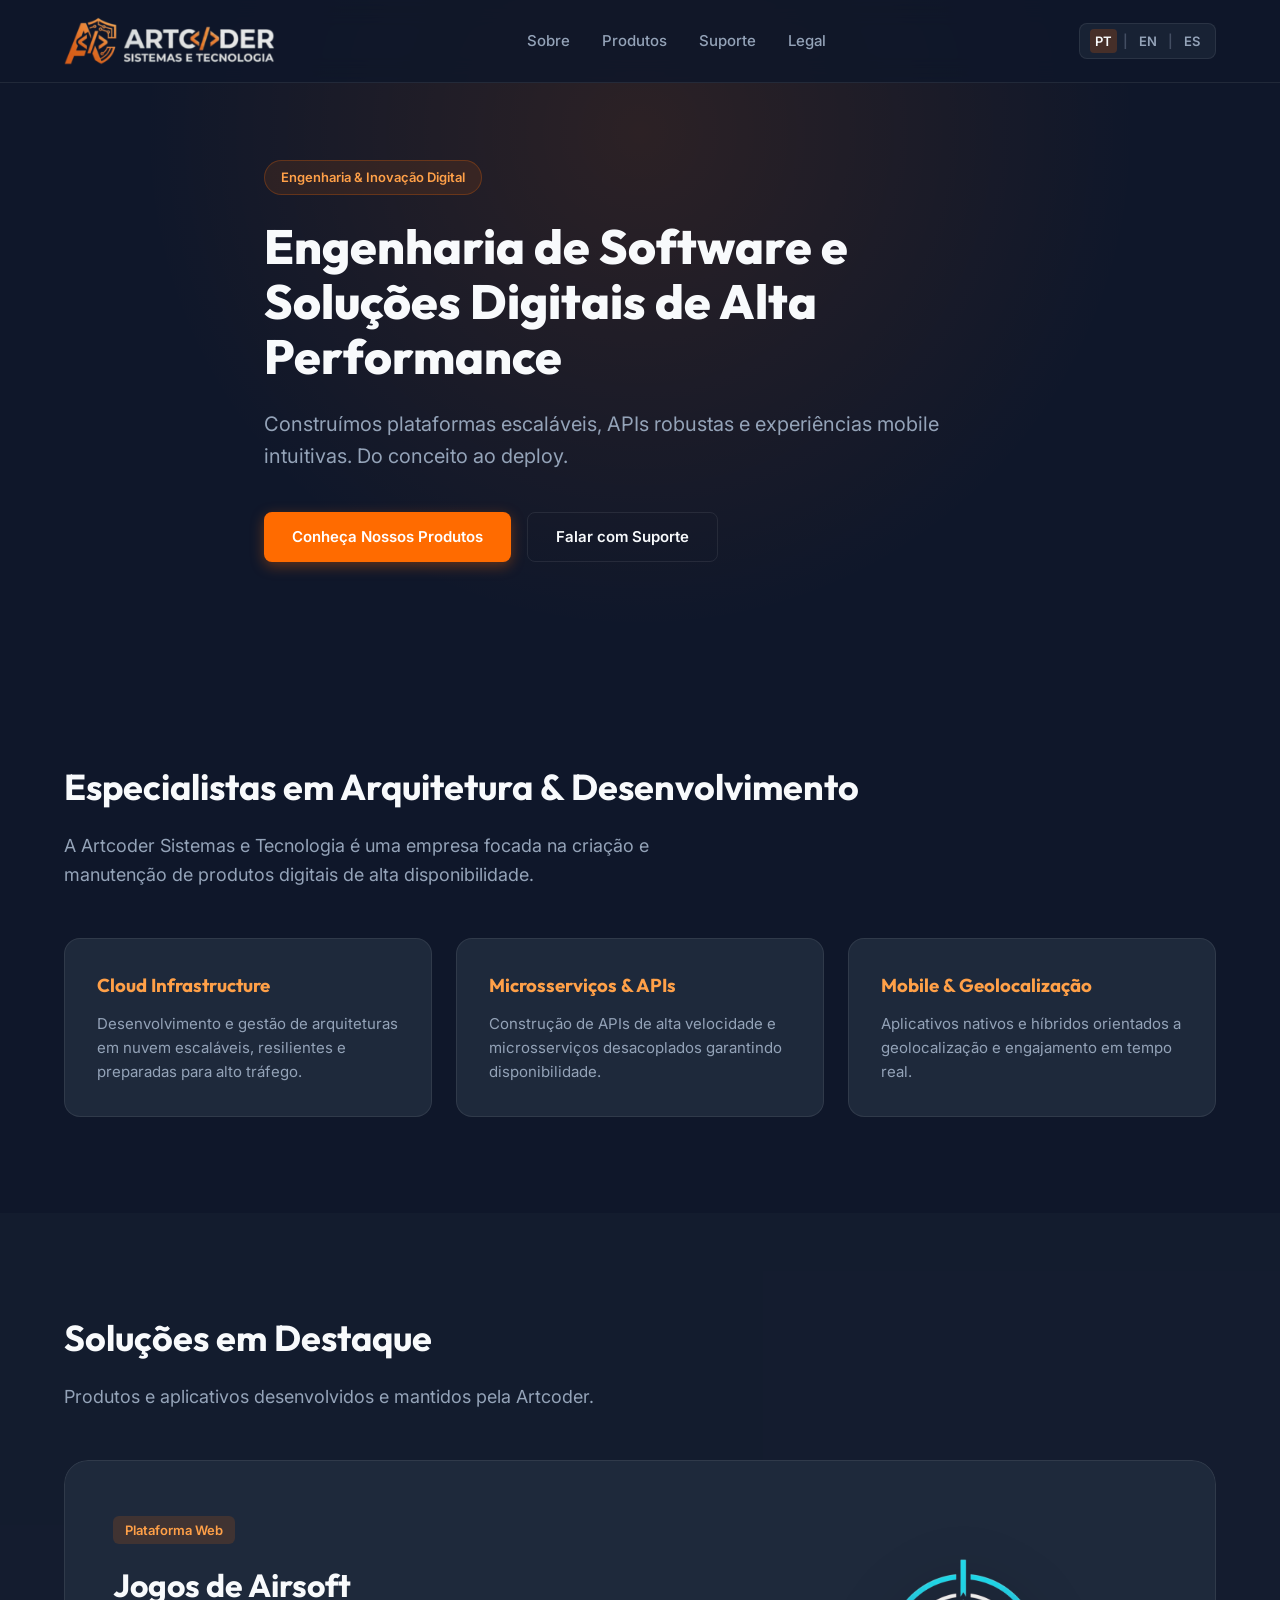
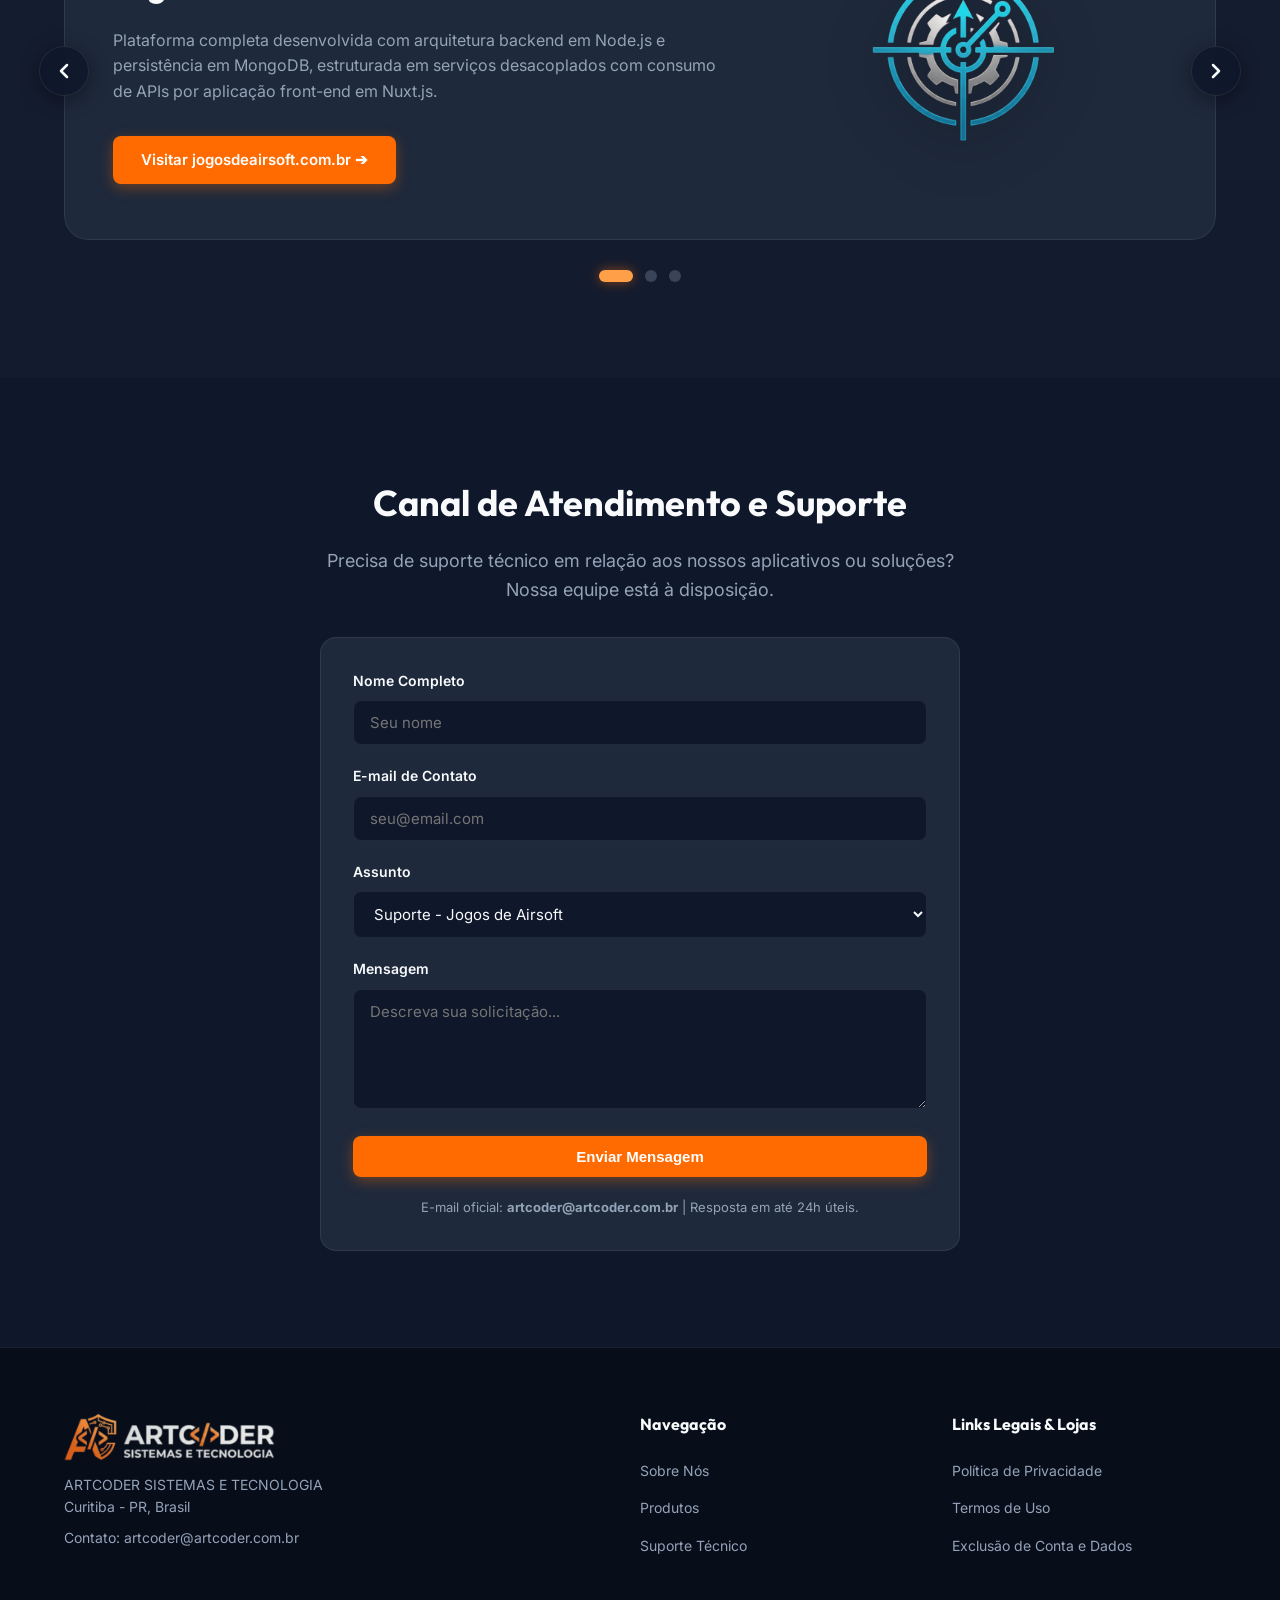
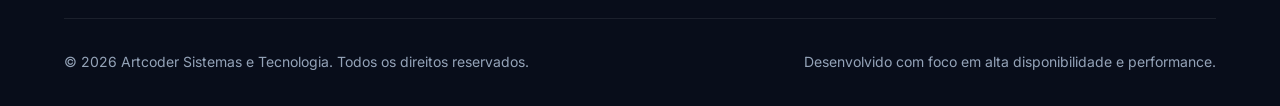
<file: index.html>
<!DOCTYPE html>
<html lang="pt-BR">
<head>
  <!-- Google Tag Manager -->
  <script>(function(w,d,s,l,i){w[l]=w[l]||[];w[l].push({'gtm.start':
  new Date().getTime(),event:'gtm.js'});var f=d.getElementsByTagName(s)[0],
  j=d.createElement(s),dl=l!='dataLayer'?'&l='+l:'';j.async=true;j.src=
  'https://www.googletagmanager.com/gtm.js?id='+i+dl;f.parentNode.insertBefore(j,f);
  })(window,document,'script','dataLayer','GTM-5N2GZZ7B');</script>
  <!-- End Google Tag Manager -->

  <meta charset="UTF-8">
  <meta name="viewport" content="width=device-width, initial-scale=1.0">
  <title>Artcoder Sistemas e Tecnologia | Engenharia de Software e Aplicativos</title>
  <meta name="description"
    content="Engenharia de software de alta performance, microsserviços em nuvem e soluções mobile intuitivas. Desenvolvedora das plataformas Jogos de Airsoft, ProntoOrcei e MostruárioApp.">
  <meta name="robots" content="index, follow">
  <link rel="canonical" href="https://artcoder.com.br/">
  <link rel="alternate" hreflang="pt-BR" href="https://artcoder.com.br/">
  <link rel="alternate" hreflang="en" href="https://artcoder.com.br/en/">
  <link rel="alternate" hreflang="es" href="https://artcoder.com.br/es/">
  <link rel="alternate" hreflang="x-default" href="https://artcoder.com.br/">

  <!-- Open Graph / Facebook / WhatsApp -->
  <meta property="og:locale" content="pt_BR">
  <meta property="og:type" content="website">
  <meta property="og:title" content="Artcoder Sistemas e Tecnologia | Engenharia de Software e Aplicativos">
  <meta property="og:description" content="Engenharia de software de alta performance, microsserviços em nuvem e soluções mobile intuitivas. Desenvolvedora das plataformas Jogos de Airsoft, ProntoOrcei e MostruárioApp.">
  <meta property="og:url" content="https://artcoder.com.br/">
  <meta property="og:site_name" content="Artcoder Sistemas e Tecnologia">
  <meta property="og:image" content="https://artcoder.com.br/assets/images/og-preview.png">
  <meta property="og:image:width" content="1200">
  <meta property="og:image:height" content="630">
  <meta property="og:image:alt" content="Artcoder Sistemas e Tecnologia - Engenharia de Software e Soluções Digitais">

  <!-- Twitter Cards -->
  <meta name="twitter:card" content="summary_large_image">
  <meta name="twitter:title" content="Artcoder Sistemas e Tecnologia | Engenharia de Software e Aplicativos">
  <meta name="twitter:description" content="Engenharia de software de alta performance, microsserviços em nuvem e soluções mobile intuitivas.">
  <meta name="twitter:image" content="https://artcoder.com.br/assets/images/og-preview.png">

  <!-- Favicon & Styles -->
  <link rel="icon" href="assets/images/logo.svg" type="image/svg+xml">
  <link rel="stylesheet" href="assets/css/style.css">

  <!-- Dados Estruturados / Schema.org JSON-LD -->
  <script type="application/ld+json">
  {
    "@context": "https://schema.org",
    "@graph": [
      {
        "@type": "Organization",
        "@id": "https://artcoder.com.br/#organization",
        "name": "Artcoder Sistemas e Tecnologia",
        "url": "https://artcoder.com.br/",
        "logo": "https://artcoder.com.br/assets/images/isoelogo.svg",
        "email": "artcoder@artcoder.com.br",
        "address": {
          "@type": "PostalAddress",
          "addressLocality": "Curitiba",
          "addressRegion": "PR",
          "addressCountry": "BR"
        },
        "description": "Empresa focada na criação, engenharia e manutenção de produtos digitais de alta disponibilidade, arquiteturas em nuvem e aplicações mobile."
      },
      {
        "@type": "WebApplication",
        "@id": "https://artcoder.com.br/#jogosdeairsoft",
        "name": "Jogos de Airsoft",
        "operatingSystem": "Web",
        "applicationCategory": "SportsApplication",
        "offers": {
          "@type": "Offer",
          "price": "0",
          "priceCurrency": "BRL"
        },
        "description": "Plataforma completa desenvolvida com arquitetura backend em Node.js e persistência em MongoDB, estruturada em serviços desacoplados com consumo de APIs por aplicação front-end em Nuxt.js.",
        "url": "https://jogosdeairsoft.com.br",
        "author": {
          "@id": "https://artcoder.com.br/#organization"
        }
      },
      {
        "@type": "SoftwareApplication",
        "@id": "https://artcoder.com.br/#prontoorcei",
        "name": "ProntoOrcei",
        "operatingSystem": "iOS, Android",
        "applicationCategory": "BusinessApplication",
        "offers": {
          "@type": "Offer",
          "price": "0",
          "priceCurrency": "BRL"
        },
        "description": "Aplicativo utilitário para autônomos e MEI gerarem orçamentos e recibos profissionais em PDF com assinatura digital, chave Pix e envio instantâneo via WhatsApp.",
        "url": "https://www.prontoorcei.com.br",
        "author": {
          "@id": "https://artcoder.com.br/#organization"
        }
      },
      {
        "@type": "SoftwareApplication",
        "@id": "https://artcoder.com.br/#mostruarioapp",
        "name": "MostruárioApp",
        "operatingSystem": "Android",
        "applicationCategory": "BusinessApplication",
        "offers": {
          "@type": "Offer",
          "price": "0",
          "priceCurrency": "BRL"
        },
        "description": "Aplicativo utilitário 100% offline para gestão de mostruários, consignações de produtos e acertos de balcão com contagem reversa e Pix offline.",
        "url": "https://www.mostruarioapp.com.br",
        "author": {
          "@id": "https://artcoder.com.br/#organization"
        }
      }
    ]
  }
  </script>
</head>

<body>
  <!-- Google Tag Manager (noscript) -->
  <noscript><iframe src="https://www.googletagmanager.com/ns.html?id=GTM-5N2GZZ7B"
  height="0" width="0" style="display:none;visibility:hidden"></iframe></noscript>
  <!-- End Google Tag Manager (noscript) -->

  <!-- NAVBAR -->
  <header class="navbar">
    <div class="container nav-container">
      <a href="index.html" class="logo">
        <img src="assets/images/isoelogo.svg" alt="Artcoder Sistemas e Tecnologia" height="50px" width="auto">
      </a>
      <ul class="nav-links" id="nav-menu">
        <li><a href="#sobre">Sobre</a></li>
        <li><a href="#produtos">Produtos</a></li>
        <li><a href="#suporte">Suporte</a></li>
        <li><a href="#legal">Legal</a></li>
      </ul>
      <div class="nav-actions">
        <nav class="lang-switcher" aria-label="Selecionar idioma">
          <a href="index.html" class="active" lang="pt-BR" aria-current="page">PT</a>
          <span class="lang-sep" aria-hidden="true">|</span>
          <a href="en/index.html" lang="en">EN</a>
          <span class="lang-sep" aria-hidden="true">|</span>
          <a href="es/index.html" lang="es">ES</a>
        </nav>
        <button class="mobile-toggle" id="menu-toggle" aria-label="Abrir Menu">☰</button>
      </div>
    </div>
  </header>

  <!-- HERO SECTION -->
  <section class="hero">
    <div class="container hero-content">
      <span class="hero-badge">Engenharia &amp; Inovação Digital</span>
      <h1 class="hero-title">Engenharia de Software e Soluções Digitais de Alta Performance</h1>
      <p class="hero-subtitle">Construímos plataformas escaláveis, APIs robustas e experiências mobile intuitivas. Do
        conceito ao deploy.</p>
      <div class="hero-actions">
        <a href="#produtos" class="btn btn-primary">Conheça Nossos Produtos</a>
        <a href="#suporte" class="btn btn-secondary">Falar com Suporte</a>
      </div>
    </div>
  </section>

  <!-- SEÇÃO SOBRE -->
  <section id="sobre">
    <div class="container">
      <h2 class="section-title">Especialistas em Arquitetura &amp; Desenvolvimento</h2>
      <p class="section-subtitle">A Artcoder Sistemas e Tecnologia é uma empresa focada na criação e manutenção de
        produtos digitais de alta disponibilidade.</p>

      <div class="cards-grid">
        <div class="card">
          <h3 style="color: var(--secondary-orange); margin-bottom: 12px; font-family: var(--font-heading);">Cloud
            Infrastructure</h3>
          <p style="color: var(--text-secondary); font-size: 15px;">Desenvolvimento e gestão de arquiteturas em nuvem
            escaláveis, resilientes e preparadas para alto tráfego.</p>
        </div>
        <div class="card">
          <h3 style="color: var(--secondary-orange); margin-bottom: 12px; font-family: var(--font-heading);">
            Microsserviços &amp; APIs</h3>
          <p style="color: var(--text-secondary); font-size: 15px;">Construção de APIs de alta velocidade e
            microsserviços desacoplados garantindo disponibilidade.</p>
        </div>
        <div class="card">
          <h3 style="color: var(--secondary-orange); margin-bottom: 12px; font-family: var(--font-heading);">Mobile
            &amp; Geolocalização</h3>
          <p style="color: var(--text-secondary); font-size: 15px;">Aplicativos nativos e híbridos orientados a
            geolocalização e engajamento em tempo real.</p>
        </div>
      </div>
    </div>
  </section>

  <!-- SEÇÃO PRODUTOS -->
  <section id="produtos" style="background: rgba(30, 41, 59, 0.3);">
    <div class="container">
      <h2 class="section-title">Soluções em Destaque</h2>
      <p class="section-subtitle">Produtos e aplicativos desenvolvidos e mantidos pela Artcoder.</p>

      <div class="carousel-container" id="products-carousel" aria-roledescription="carousel" aria-label="Soluções Artcoder">
        <!-- Botão Anterior -->
        <button class="carousel-btn carousel-prev" id="carousel-prev" aria-label="Produto anterior" title="Anterior">
          <svg width="24" height="24" viewBox="0 0 24 24" fill="none" stroke="currentColor" stroke-width="2.5" stroke-linecap="round" stroke-linejoin="round">
            <polyline points="15 18 9 12 15 6"></polyline>
          </svg>
        </button>

        <!-- Trilho do Carrossel -->
        <div class="carousel-track-wrapper">
          <div class="carousel-track" id="carousel-track">
            <!-- Slide 1: Jogos de Airsoft -->
            <div class="carousel-slide" role="group" aria-roledescription="slide" aria-label="1 de 3">
              <div class="product-card">
                <div class="product-info">
                  <span class="product-tag">Plataforma Web</span>
                  <h3 class="product-title">Jogos de Airsoft</h3>
                  <p class="product-desc">Plataforma completa desenvolvida com arquitetura backend em Node.js e persistência em MongoDB, estruturada em serviços desacoplados com consumo de APIs por aplicação front-end em Nuxt.js.</p>
                  <a href="https://jogosdeairsoft.com.br" target="_blank" rel="noopener" class="btn btn-primary">Visitar jogosdeairsoft.com.br ➔</a>
                </div>
                <div class="product-visual">
                  <img src="assets/images/airsofthub-icon.svg" alt="Jogos de Airsoft" class="product-img" width="190" height="190">
                </div>
              </div>
            </div>

            <!-- Slide 2: ProntoOrcei -->
            <div class="carousel-slide" role="group" aria-roledescription="slide" aria-label="2 de 3">
              <div class="product-card">
                <div class="product-info">
                  <span class="product-tag">Mobile App (iOS / Android)</span>
                  <h3 class="product-title">ProntoOrcei</h3>
                  <p class="product-desc">Aplicativo utilitário para autônomos e MEI gerarem orçamentos e recibos profissionais em PDF com assinatura digital, chave Pix e envio instantâneo via WhatsApp.</p>
                  <a href="https://www.prontoorcei.com.br" target="_blank" rel="noopener" class="btn btn-primary">Visitar prontoorcei.com.br ➔</a>
                </div>
                <div class="product-visual">
                  <img src="assets/images/logo_prontoorcei_wo_bg.svg" alt="ProntoOrcei App" class="product-img" width="190" height="190">
                </div>
              </div>
            </div>

            <!-- Slide 3: MostruárioApp -->
            <div class="carousel-slide" role="group" aria-roledescription="slide" aria-label="3 de 3">
              <div class="product-card">
                <div class="product-info">
                  <span class="product-tag">Mobile App (Android)</span>
                  <h3 class="product-title">MostruárioApp</h3>
                  <p class="product-desc">Aplicativo utilitário 100% offline para gestão de mostruários, consignações de produtos e acertos de balcão com contagem reversa e Pix offline.</p>
                  <a href="https://www.mostruarioapp.com.br" target="_blank" rel="noopener" class="btn btn-primary">Visitar mostruarioapp.com.br ➔</a>
                </div>
                <div class="product-visual">
                  <img src="assets/images/mostruarioapp.svg" alt="MostruárioApp" class="product-img" width="190" height="190">
                </div>
              </div>
            </div>
          </div>
        </div>

        <!-- Botão Próximo -->
        <button class="carousel-btn carousel-next" id="carousel-next" aria-label="Próximo produto" title="Próximo">
          <svg width="24" height="24" viewBox="0 0 24 24" fill="none" stroke="currentColor" stroke-width="2.5" stroke-linecap="round" stroke-linejoin="round">
            <polyline points="9 18 15 12 9 6"></polyline>
          </svg>
        </button>

        <!-- Indicadores (Dots) -->
        <div class="carousel-dots" id="carousel-dots" role="tablist" aria-label="Selecionar produto">
          <button class="carousel-dot active" role="tab" aria-selected="true" aria-label="Ir para produto 1: Jogos de Airsoft"></button>
          <button class="carousel-dot" role="tab" aria-selected="false" aria-label="Ir para produto 2: ProntoOrcei"></button>
          <button class="carousel-dot" role="tab" aria-selected="false" aria-label="Ir para produto 3: MostruárioApp"></button>
        </div>
      </div>
    </div>
  </section>

  <!-- SEÇÃO SUPORTE -->
  <section id="suporte">
    <div class="container">
      <div style="max-width: 640px; margin: 0 auto;">
        <h2 class="section-title" style="text-align: center;">Canal de Atendimento e Suporte</h2>
        <p class="section-subtitle" style="text-align: center; margin-bottom: 32px;">Precisa de suporte técnico em
          relação aos nossos aplicativos ou soluções? Nossa equipe está à disposição.</p>

        <div class="card">
          <form id="form-suporte">
            <div class="form-group">
              <label class="form-label" for="nome">Nome Completo</label>
              <input type="text" id="nome" class="form-control" placeholder="Seu nome" required>
            </div>
            <div class="form-group">
              <label class="form-label" for="email">E-mail de Contato</label>
              <input type="email" id="email" class="form-control" placeholder="seu@email.com" required>
            </div>
            <div class="form-group">
              <label class="form-label" for="assunto">Assunto</label>
              <select id="assunto" class="form-control" required>
                <option value="Suporte Jogos de Airsoft">Suporte - Jogos de Airsoft</option>
                <option value="Suporte ProntoOrcei">Suporte - ProntoOrcei</option>
                <option value="Suporte MostruárioApp">Suporte - MostruárioApp</option>
                <option value="Dúvidas Gerais">Dúvidas Gerais / Institucional</option>
                <option value="Parcerias">Parcerias e Negócios</option>
              </select>
            </div>
            <div class="form-group">
              <label class="form-label" for="mensagem">Mensagem</label>
              <textarea id="mensagem" class="form-control" placeholder="Descreva sua solicitação..."
                required></textarea>
            </div>
            <button type="submit" class="btn btn-primary" style="width: 100%;">Enviar Mensagem</button>
          </form>
          <div style="margin-top: 20px; font-size: 13px; color: var(--text-secondary); text-align: center;">
            E-mail oficial: <strong>artcoder@artcoder.com.br</strong> | Resposta em até 24h úteis.
          </div>
        </div>
      </div>
    </div>
  </section>

  <!-- FOOTER JURÍDICO (STORE COMPLIANT) -->
  <footer class="footer" id="legal">
    <div class="container">
      <div class="footer-grid">
        <div class="footer-company">
          <a href="index.html" class="logo">
            <img src="assets/images/isoelogo.svg" alt="Artcoder Sistemas e Tecnologia" height="50px" width="auto">
          </a>
          <p>ARTCODER SISTEMAS E TECNOLOGIA<br>Curitiba - PR, Brasil</p>
          <p style="margin-top: 8px;">Contato: artcoder@artcoder.com.br</p>
        </div>
        <div>
          <h4 class="footer-title">Navegação</h4>
          <ul class="footer-links">
            <li><a href="#sobre">Sobre Nós</a></li>
            <li><a href="#produtos">Produtos</a></li>
            <li><a href="#suporte">Suporte Técnico</a></li>
          </ul>
        </div>
        <div>
          <h4 class="footer-title">Links Legais &amp; Lojas</h4>
          <ul class="footer-links">
            <li><a href="privacidade.html">Política de Privacidade</a></li>
            <li><a href="termos.html">Termos de Uso</a></li>
            <li><a href="exclusao-de-conta.html">Exclusão de Conta e Dados</a></li>
          </ul>
        </div>
      </div>

      <div class="footer-bottom">
        <div>© 2026 Artcoder Sistemas e Tecnologia. Todos os direitos reservados.</div>
        <div>Desenvolvido com foco em alta disponibilidade e performance.</div>
      </div>
    </div>
  </footer>

  <div id="toast" class="toast">Mensagem enviada com sucesso!</div>

  <script src="assets/js/main.js"></script>
</body>

</html>
</file>
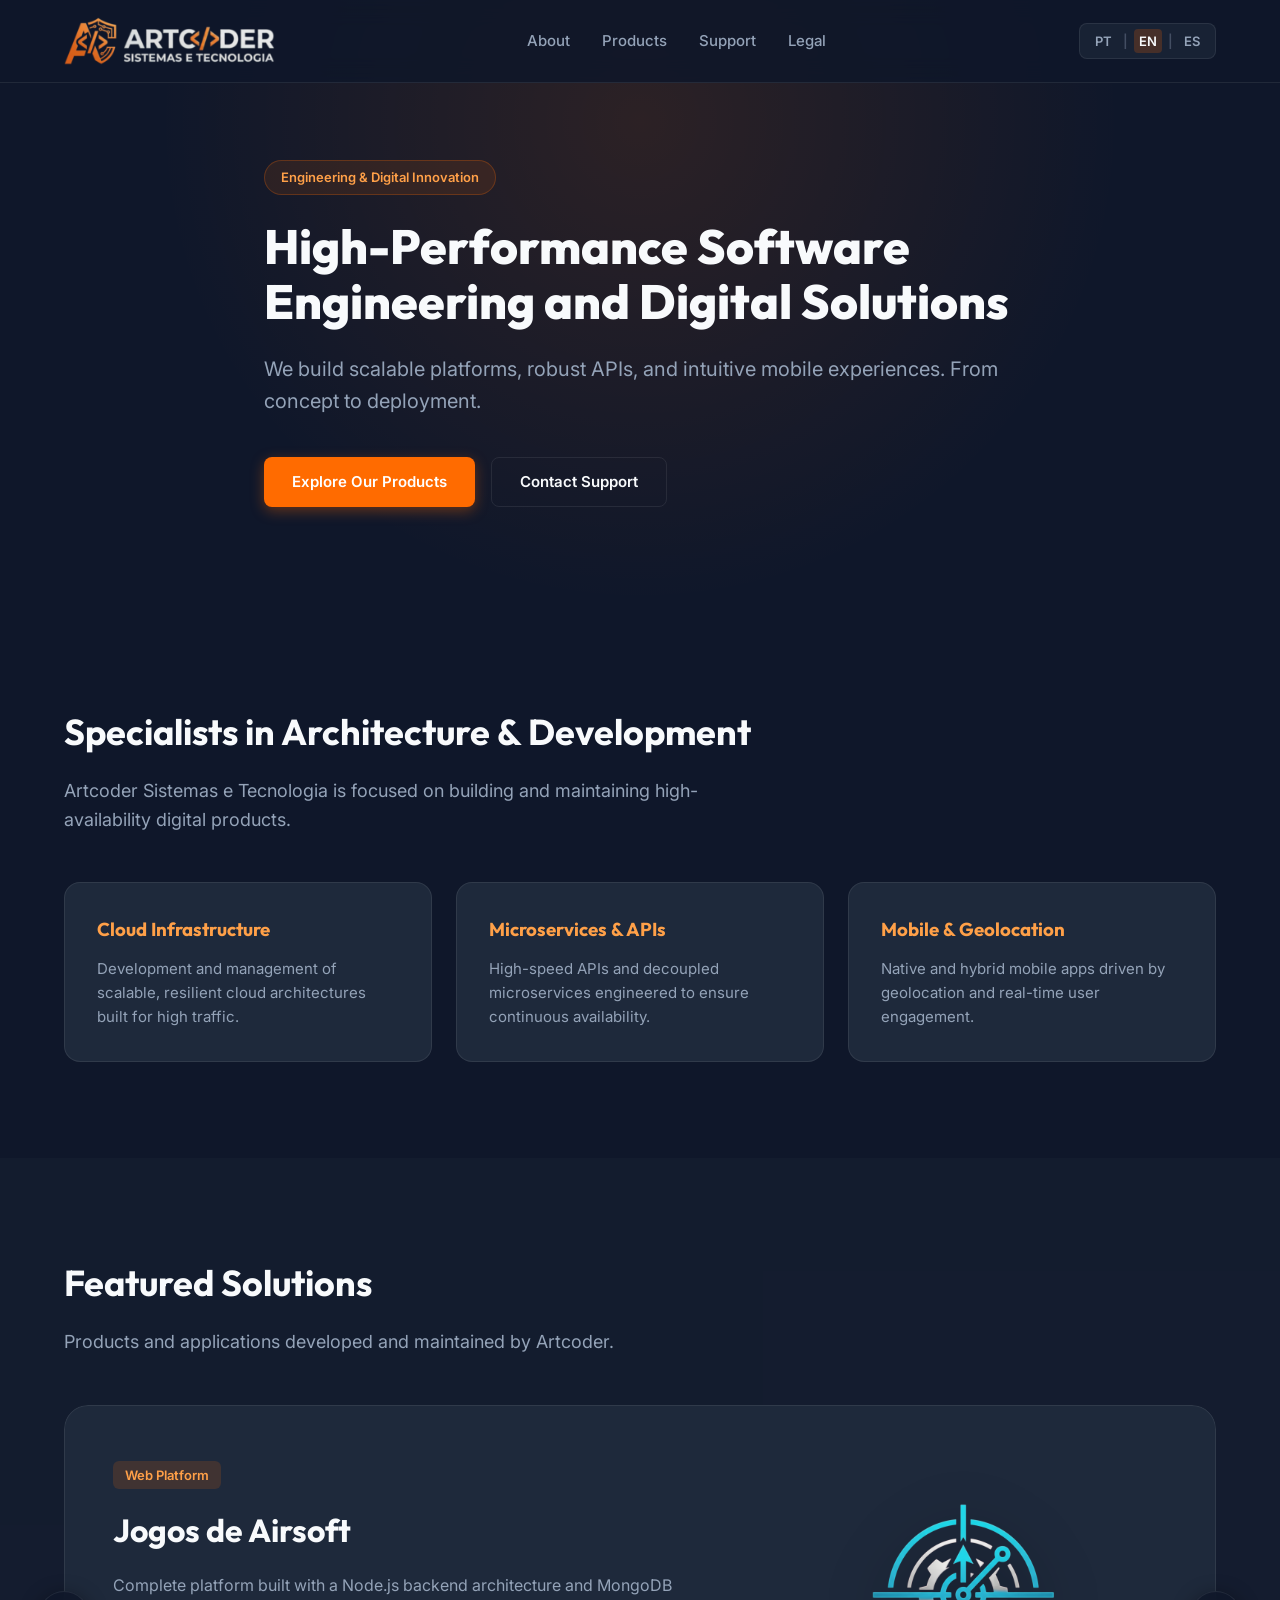
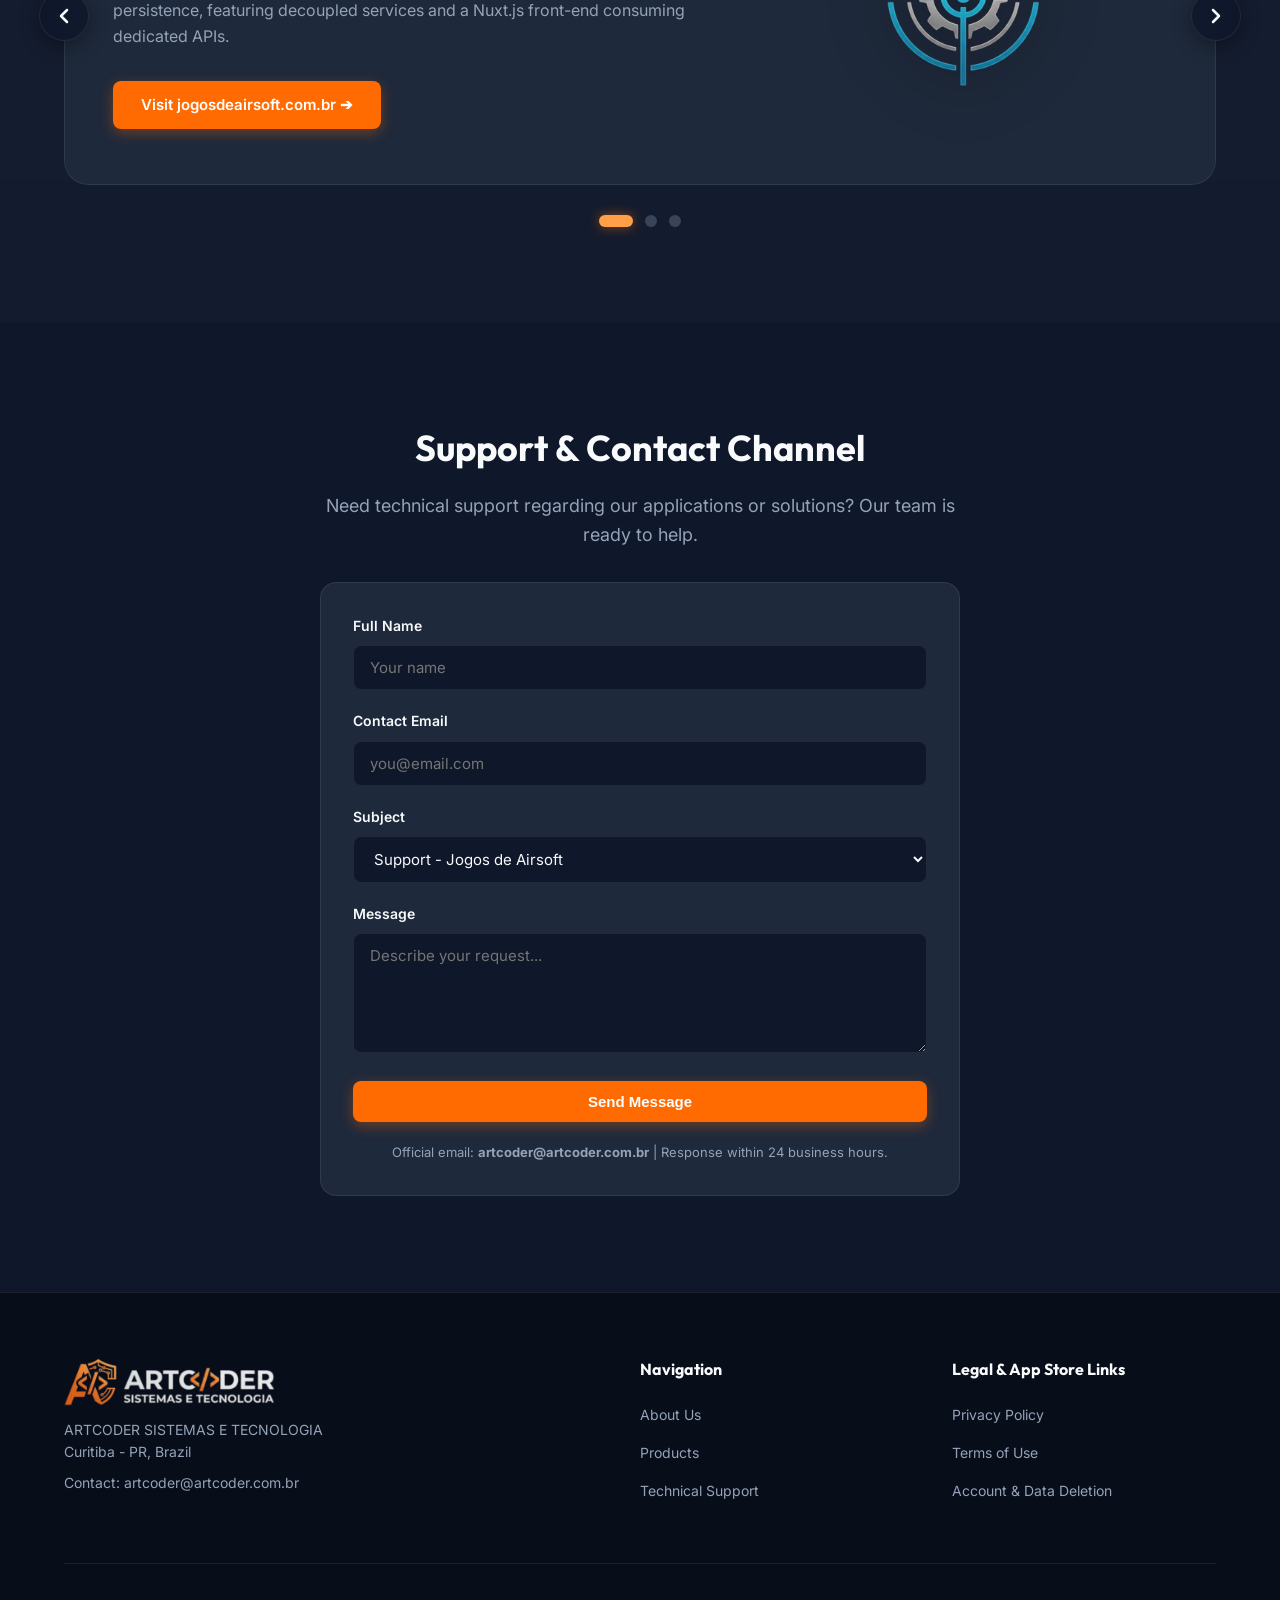
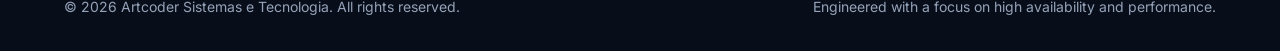
<file: en/index.html>
<!DOCTYPE html>
<html lang="en">
<head>
  <!-- Google Tag Manager -->
  <script>(function(w,d,s,l,i){w[l]=w[l]||[];w[l].push({'gtm.start':
  new Date().getTime(),event:'gtm.js'});var f=d.getElementsByTagName(s)[0],
  j=d.createElement(s),dl=l!='dataLayer'?'&l='+l:'';j.async=true;j.src=
  'https://www.googletagmanager.com/gtm.js?id='+i+dl;f.parentNode.insertBefore(j,f);
  })(window,document,'script','dataLayer','GTM-5N2GZZ7B');</script>
  <!-- End Google Tag Manager -->

  <meta charset="UTF-8">
  <meta name="viewport" content="width=device-width, initial-scale=1.0">
  <title>Artcoder Sistemas e Tecnologia | Software Engineering &amp; Mobile Apps</title>
  <meta name="description"
    content="High-performance software engineering, cloud microservices, and intuitive mobile solutions. Creators of Jogos de Airsoft, ProntoOrcei, and MostruárioApp.">
  <meta name="robots" content="index, follow">
  <link rel="canonical" href="https://artcoder.com.br/en/">
  <link rel="alternate" hreflang="pt-BR" href="https://artcoder.com.br/">
  <link rel="alternate" hreflang="en" href="https://artcoder.com.br/en/">
  <link rel="alternate" hreflang="es" href="https://artcoder.com.br/es/">
  <link rel="alternate" hreflang="x-default" href="https://artcoder.com.br/">

  <!-- Open Graph / Facebook / WhatsApp -->
  <meta property="og:locale" content="en_US">
  <meta property="og:type" content="website">
  <meta property="og:title" content="Artcoder Sistemas e Tecnologia | Software Engineering &amp; Mobile Apps">
  <meta property="og:description" content="High-performance software engineering, cloud microservices, and intuitive mobile solutions. Creators of Jogos de Airsoft, ProntoOrcei, and MostruárioApp.">
  <meta property="og:url" content="https://artcoder.com.br/en/">
  <meta property="og:site_name" content="Artcoder Sistemas e Tecnologia">
  <meta property="og:image" content="https://artcoder.com.br/assets/images/og-preview.png">
  <meta property="og:image:width" content="1200">
  <meta property="og:image:height" content="630">
  <meta property="og:image:alt" content="Artcoder Sistemas e Tecnologia - Software Engineering and Digital Solutions">

  <!-- Twitter Cards -->
  <meta name="twitter:card" content="summary_large_image">
  <meta name="twitter:title" content="Artcoder Sistemas e Tecnologia | Software Engineering &amp; Mobile Apps">
  <meta name="twitter:description" content="High-performance software engineering, cloud microservices, and intuitive mobile solutions.">
  <meta name="twitter:image" content="https://artcoder.com.br/assets/images/og-preview.png">

  <!-- Favicon & Styles -->
  <link rel="icon" href="../assets/images/logo.svg" type="image/svg+xml">
  <link rel="stylesheet" href="../assets/css/style.css">

  <!-- Structured Data / Schema.org JSON-LD -->
  <script type="application/ld+json">
  {
    "@context": "https://schema.org",
    "@graph": [
      {
        "@type": "Organization",
        "@id": "https://artcoder.com.br/#organization",
        "name": "Artcoder Sistemas e Tecnologia",
        "url": "https://artcoder.com.br/en/",
        "logo": "https://artcoder.com.br/assets/images/isoelogo.svg",
        "email": "artcoder@artcoder.com.br",
        "address": {
          "@type": "PostalAddress",
          "addressLocality": "Curitiba",
          "addressRegion": "PR",
          "addressCountry": "BR"
        },
        "description": "Company focused on creating, engineering, and maintaining high-availability digital products, cloud architectures, and mobile applications."
      },
      {
        "@type": "WebApplication",
        "@id": "https://artcoder.com.br/#jogosdeairsoft",
        "name": "Jogos de Airsoft",
        "operatingSystem": "Web",
        "applicationCategory": "SportsApplication",
        "offers": {
          "@type": "Offer",
          "price": "0",
          "priceCurrency": "BRL"
        },
        "description": "Complete platform built with a Node.js backend architecture and MongoDB persistence, featuring decoupled services and a Nuxt.js front-end consuming dedicated APIs.",
        "url": "https://jogosdeairsoft.com.br",
        "author": {
          "@id": "https://artcoder.com.br/#organization"
        }
      },
      {
        "@type": "SoftwareApplication",
        "@id": "https://artcoder.com.br/#prontoorcei",
        "name": "ProntoOrcei",
        "operatingSystem": "iOS, Android",
        "applicationCategory": "BusinessApplication",
        "offers": {
          "@type": "Offer",
          "price": "0",
          "priceCurrency": "BRL"
        },
        "description": "Utility app for freelancers and micro-entrepreneurs to generate professional PDF quotes and receipts with digital signature, Pix key, and instant WhatsApp sharing.",
        "url": "https://www.prontoorcei.com.br",
        "author": {
          "@id": "https://artcoder.com.br/#organization"
        }
      },
      {
        "@type": "SoftwareApplication",
        "@id": "https://artcoder.com.br/#mostruarioapp",
        "name": "MostruárioApp",
        "operatingSystem": "Android",
        "applicationCategory": "BusinessApplication",
        "offers": {
          "@type": "Offer",
          "price": "0",
          "priceCurrency": "BRL"
        },
        "description": "100% offline utility app for managing sample kits, product consignments, and counter settlements with reverse counting and offline Pix.",
        "url": "https://www.mostruarioapp.com.br",
        "author": {
          "@id": "https://artcoder.com.br/#organization"
        }
      }
    ]
  }
  </script>
</head>

<body>
  <!-- Google Tag Manager (noscript) -->
  <noscript><iframe src="https://www.googletagmanager.com/ns.html?id=GTM-5N2GZZ7B"
  height="0" width="0" style="display:none;visibility:hidden"></iframe></noscript>
  <!-- End Google Tag Manager (noscript) -->

  <!-- NAVBAR -->
  <header class="navbar">
    <div class="container nav-container">
      <a href="index.html" class="logo">
        <img src="../assets/images/isoelogo.svg" alt="Artcoder Sistemas e Tecnologia" height="50px" width="auto">
      </a>
      <ul class="nav-links" id="nav-menu">
        <li><a href="#sobre">About</a></li>
        <li><a href="#produtos">Products</a></li>
        <li><a href="#suporte">Support</a></li>
        <li><a href="#legal">Legal</a></li>
      </ul>
      <div class="nav-actions">
        <nav class="lang-switcher" aria-label="Select language">
          <a href="../index.html" lang="pt-BR">PT</a>
          <span class="lang-sep" aria-hidden="true">|</span>
          <a href="index.html" class="active" lang="en" aria-current="page">EN</a>
          <span class="lang-sep" aria-hidden="true">|</span>
          <a href="../es/index.html" lang="es">ES</a>
        </nav>
        <button class="mobile-toggle" id="menu-toggle" aria-label="Open Menu">☰</button>
      </div>
    </div>
  </header>

  <!-- HERO SECTION -->
  <section class="hero">
    <div class="container hero-content">
      <span class="hero-badge">Engineering &amp; Digital Innovation</span>
      <h1 class="hero-title">High-Performance Software Engineering and Digital Solutions</h1>
      <p class="hero-subtitle">We build scalable platforms, robust APIs, and intuitive mobile experiences. From concept to deployment.</p>
      <div class="hero-actions">
        <a href="#produtos" class="btn btn-primary">Explore Our Products</a>
        <a href="#suporte" class="btn btn-secondary">Contact Support</a>
      </div>
    </div>
  </section>

  <!-- ABOUT SECTION -->
  <section id="sobre">
    <div class="container">
      <h2 class="section-title">Specialists in Architecture &amp; Development</h2>
      <p class="section-subtitle">Artcoder Sistemas e Tecnologia is focused on building and maintaining high-availability digital products.</p>

      <div class="cards-grid">
        <div class="card">
          <h3 style="color: var(--secondary-orange); margin-bottom: 12px; font-family: var(--font-heading);">Cloud
            Infrastructure</h3>
          <p style="color: var(--text-secondary); font-size: 15px;">Development and management of scalable, resilient cloud architectures built for high traffic.</p>
        </div>
        <div class="card">
          <h3 style="color: var(--secondary-orange); margin-bottom: 12px; font-family: var(--font-heading);">
            Microservices &amp; APIs</h3>
          <p style="color: var(--text-secondary); font-size: 15px;">High-speed APIs and decoupled microservices engineered to ensure continuous availability.</p>
        </div>
        <div class="card">
          <h3 style="color: var(--secondary-orange); margin-bottom: 12px; font-family: var(--font-heading);">Mobile
            &amp; Geolocation</h3>
          <p style="color: var(--text-secondary); font-size: 15px;">Native and hybrid mobile apps driven by geolocation and real-time user engagement.</p>
        </div>
      </div>
    </div>
  </section>

  <!-- PRODUCTS SECTION -->
  <section id="produtos" style="background: rgba(30, 41, 59, 0.3);">
    <div class="container">
      <h2 class="section-title">Featured Solutions</h2>
      <p class="section-subtitle">Products and applications developed and maintained by Artcoder.</p>

      <div class="carousel-container" id="products-carousel" aria-roledescription="carousel" aria-label="Artcoder Solutions">
        <!-- Previous Button -->
        <button class="carousel-btn carousel-prev" id="carousel-prev" aria-label="Previous product" title="Previous">
          <svg width="24" height="24" viewBox="0 0 24 24" fill="none" stroke="currentColor" stroke-width="2.5" stroke-linecap="round" stroke-linejoin="round">
            <polyline points="15 18 9 12 15 6"></polyline>
          </svg>
        </button>

        <!-- Carousel Track -->
        <div class="carousel-track-wrapper">
          <div class="carousel-track" id="carousel-track">
            <!-- Slide 1: Jogos de Airsoft -->
            <div class="carousel-slide" role="group" aria-roledescription="slide" aria-label="1 of 3">
              <div class="product-card">
                <div class="product-info">
                  <span class="product-tag">Web Platform</span>
                  <h3 class="product-title">Jogos de Airsoft</h3>
                  <p class="product-desc">Complete platform built with a Node.js backend architecture and MongoDB persistence, featuring decoupled services and a Nuxt.js front-end consuming dedicated APIs.</p>
                  <a href="https://jogosdeairsoft.com.br" target="_blank" rel="noopener" class="btn btn-primary">Visit jogosdeairsoft.com.br ➔</a>
                </div>
                <div class="product-visual">
                  <img src="../assets/images/airsofthub-icon.svg" alt="Jogos de Airsoft" class="product-img" width="190" height="190">
                </div>
              </div>
            </div>

            <!-- Slide 2: ProntoOrcei -->
            <div class="carousel-slide" role="group" aria-roledescription="slide" aria-label="2 of 3">
              <div class="product-card">
                <div class="product-info">
                  <span class="product-tag">Mobile App (iOS / Android)</span>
                  <h3 class="product-title">ProntoOrcei</h3>
                  <p class="product-desc">Utility app for freelancers and micro-entrepreneurs to generate professional PDF quotes and receipts with digital signature, Pix key, and instant WhatsApp sharing.</p>
                  <a href="https://www.prontoorcei.com.br" target="_blank" rel="noopener" class="btn btn-primary">Visit prontoorcei.com.br ➔</a>
                </div>
                <div class="product-visual">
                  <img src="../assets/images/logo_prontoorcei_wo_bg.svg" alt="ProntoOrcei App" class="product-img" width="190" height="190">
                </div>
              </div>
            </div>

            <!-- Slide 3: MostruárioApp -->
            <div class="carousel-slide" role="group" aria-roledescription="slide" aria-label="3 of 3">
              <div class="product-card">
                <div class="product-info">
                  <span class="product-tag">Mobile App (Android)</span>
                  <h3 class="product-title">MostruárioApp</h3>
                  <p class="product-desc">100% offline utility app for managing sample kits, product consignments, and counter settlements with reverse counting and offline Pix.</p>
                  <a href="https://www.mostruarioapp.com.br" target="_blank" rel="noopener" class="btn btn-primary">Visit mostruarioapp.com.br ➔</a>
                </div>
                <div class="product-visual">
                  <img src="../assets/images/mostruarioapp.svg" alt="MostruárioApp" class="product-img" width="190" height="190">
                </div>
              </div>
            </div>
          </div>
        </div>

        <!-- Next Button -->
        <button class="carousel-btn carousel-next" id="carousel-next" aria-label="Next product" title="Next">
          <svg width="24" height="24" viewBox="0 0 24 24" fill="none" stroke="currentColor" stroke-width="2.5" stroke-linecap="round" stroke-linejoin="round">
            <polyline points="9 18 15 12 9 6"></polyline>
          </svg>
        </button>

        <!-- Dots -->
        <div class="carousel-dots" id="carousel-dots" role="tablist" aria-label="Select product">
          <button class="carousel-dot active" role="tab" aria-selected="true" aria-label="Go to product 1: Jogos de Airsoft"></button>
          <button class="carousel-dot" role="tab" aria-selected="false" aria-label="Go to product 2: ProntoOrcei"></button>
          <button class="carousel-dot" role="tab" aria-selected="false" aria-label="Go to product 3: MostruárioApp"></button>
        </div>
      </div>
    </div>
  </section>

  <!-- SUPPORT SECTION -->
  <section id="suporte">
    <div class="container">
      <div style="max-width: 640px; margin: 0 auto;">
        <h2 class="section-title" style="text-align: center;">Support &amp; Contact Channel</h2>
        <p class="section-subtitle" style="text-align: center; margin-bottom: 32px;">Need technical support regarding our applications or solutions? Our team is ready to help.</p>

        <div class="card">
          <form id="form-suporte">
            <div class="form-group">
              <label class="form-label" for="nome">Full Name</label>
              <input type="text" id="nome" class="form-control" placeholder="Your name" required>
            </div>
            <div class="form-group">
              <label class="form-label" for="email">Contact Email</label>
              <input type="email" id="email" class="form-control" placeholder="you@email.com" required>
            </div>
            <div class="form-group">
              <label class="form-label" for="assunto">Subject</label>
              <select id="assunto" class="form-control" required>
                <option value="Suporte Jogos de Airsoft">Support - Jogos de Airsoft</option>
                <option value="Suporte ProntoOrcei">Support - ProntoOrcei</option>
                <option value="Suporte MostruárioApp">Support - MostruárioApp</option>
                <option value="Dúvidas Gerais">General Inquiries / Corporate</option>
                <option value="Parcerias">Partnerships &amp; Business</option>
              </select>
            </div>
            <div class="form-group">
              <label class="form-label" for="mensagem">Message</label>
              <textarea id="mensagem" class="form-control" placeholder="Describe your request..."
                required></textarea>
            </div>
            <button type="submit" class="btn btn-primary" style="width: 100%;">Send Message</button>
          </form>
          <div style="margin-top: 20px; font-size: 13px; color: var(--text-secondary); text-align: center;">
            Official email: <strong>artcoder@artcoder.com.br</strong> | Response within 24 business hours.
          </div>
        </div>
      </div>
    </div>
  </section>

  <!-- LEGAL FOOTER (STORE COMPLIANT) -->
  <footer class="footer" id="legal">
    <div class="container">
      <div class="footer-grid">
        <div class="footer-company">
          <a href="index.html" class="logo">
            <img src="../assets/images/isoelogo.svg" alt="Artcoder Sistemas e Tecnologia" height="50px" width="auto">
          </a>
          <p>ARTCODER SISTEMAS E TECNOLOGIA<br>Curitiba - PR, Brazil</p>
          <p style="margin-top: 8px;">Contact: artcoder@artcoder.com.br</p>
        </div>
        <div>
          <h4 class="footer-title">Navigation</h4>
          <ul class="footer-links">
            <li><a href="#sobre">About Us</a></li>
            <li><a href="#produtos">Products</a></li>
            <li><a href="#suporte">Technical Support</a></li>
          </ul>
        </div>
        <div>
          <h4 class="footer-title">Legal &amp; App Store Links</h4>
          <ul class="footer-links">
            <li><a href="privacy.html">Privacy Policy</a></li>
            <li><a href="terms.html">Terms of Use</a></li>
            <li><a href="account-deletion.html">Account &amp; Data Deletion</a></li>
          </ul>
        </div>
      </div>

      <div class="footer-bottom">
        <div>© 2026 Artcoder Sistemas e Tecnologia. All rights reserved.</div>
        <div>Engineered with a focus on high availability and performance.</div>
      </div>
    </div>
  </footer>

  <div id="toast" class="toast">Message sent successfully!</div>

  <script src="../assets/js/main.js"></script>
</body>

</html>
</file>
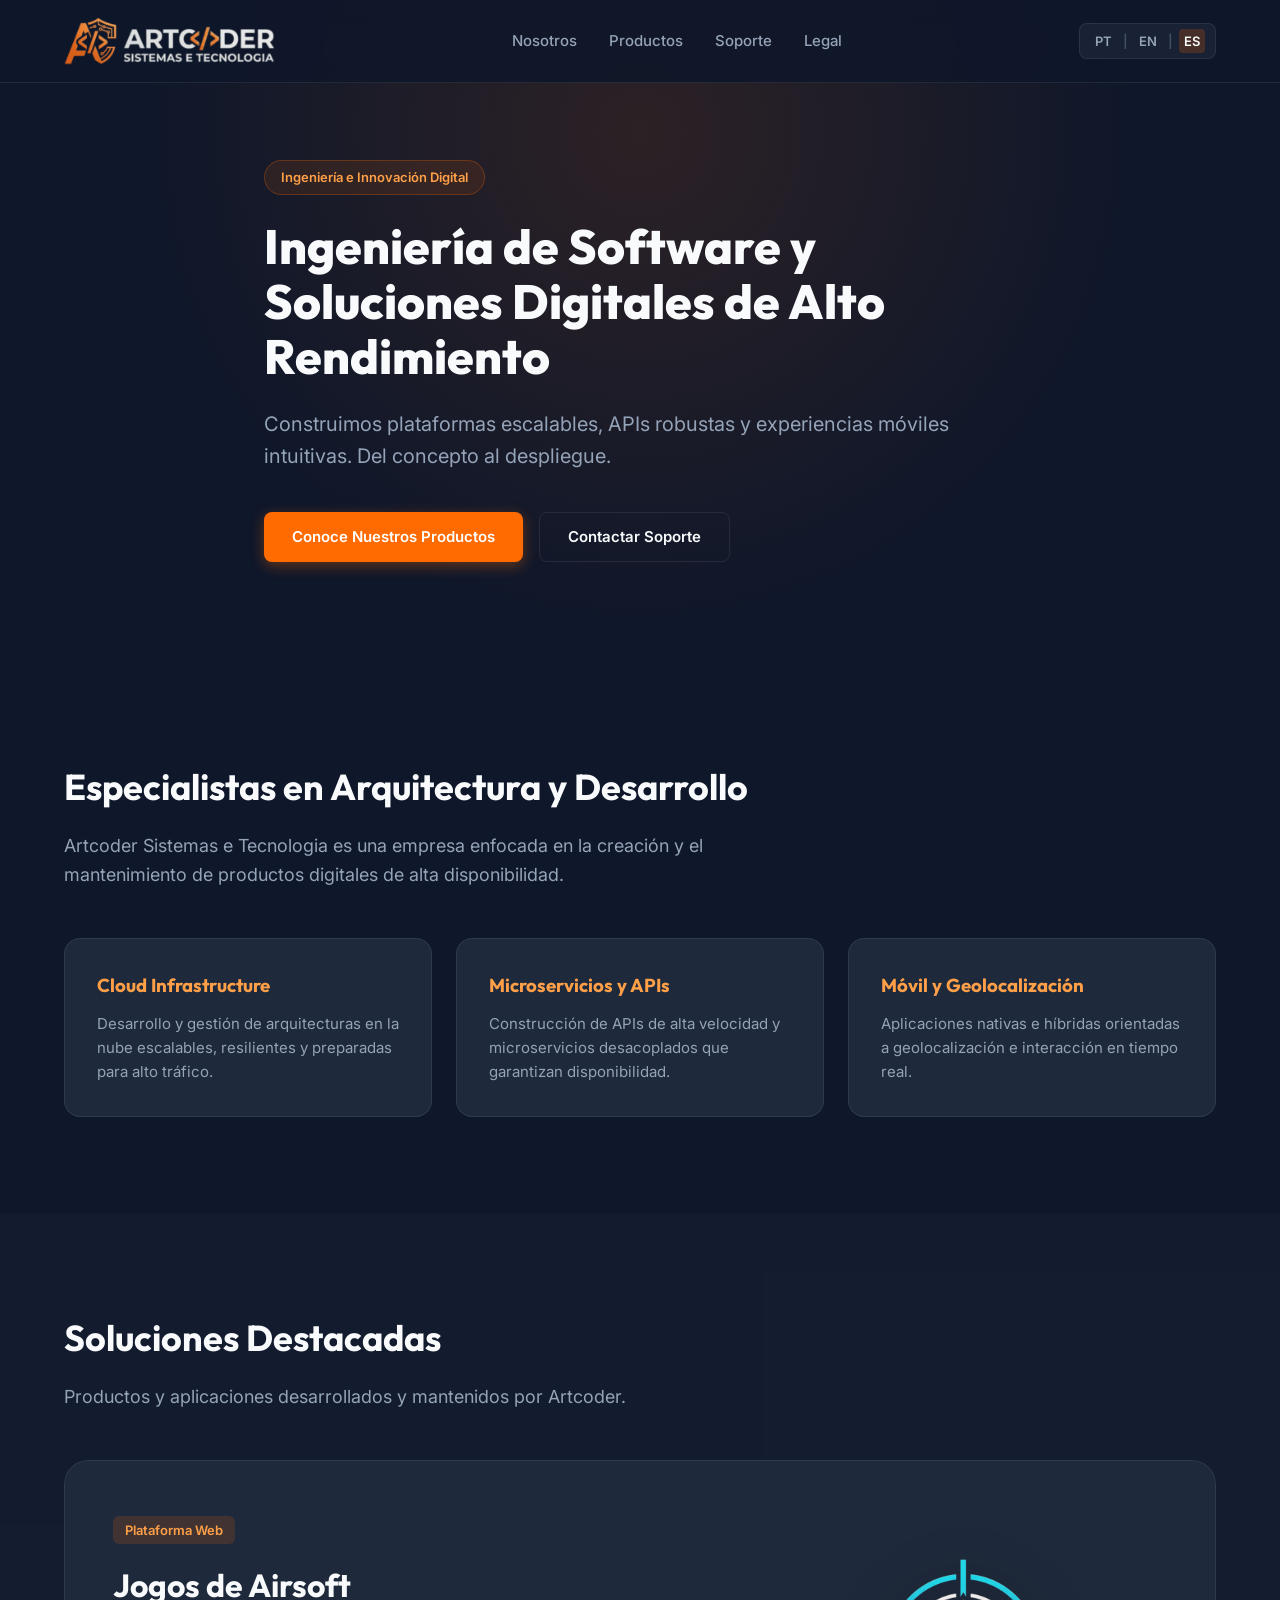
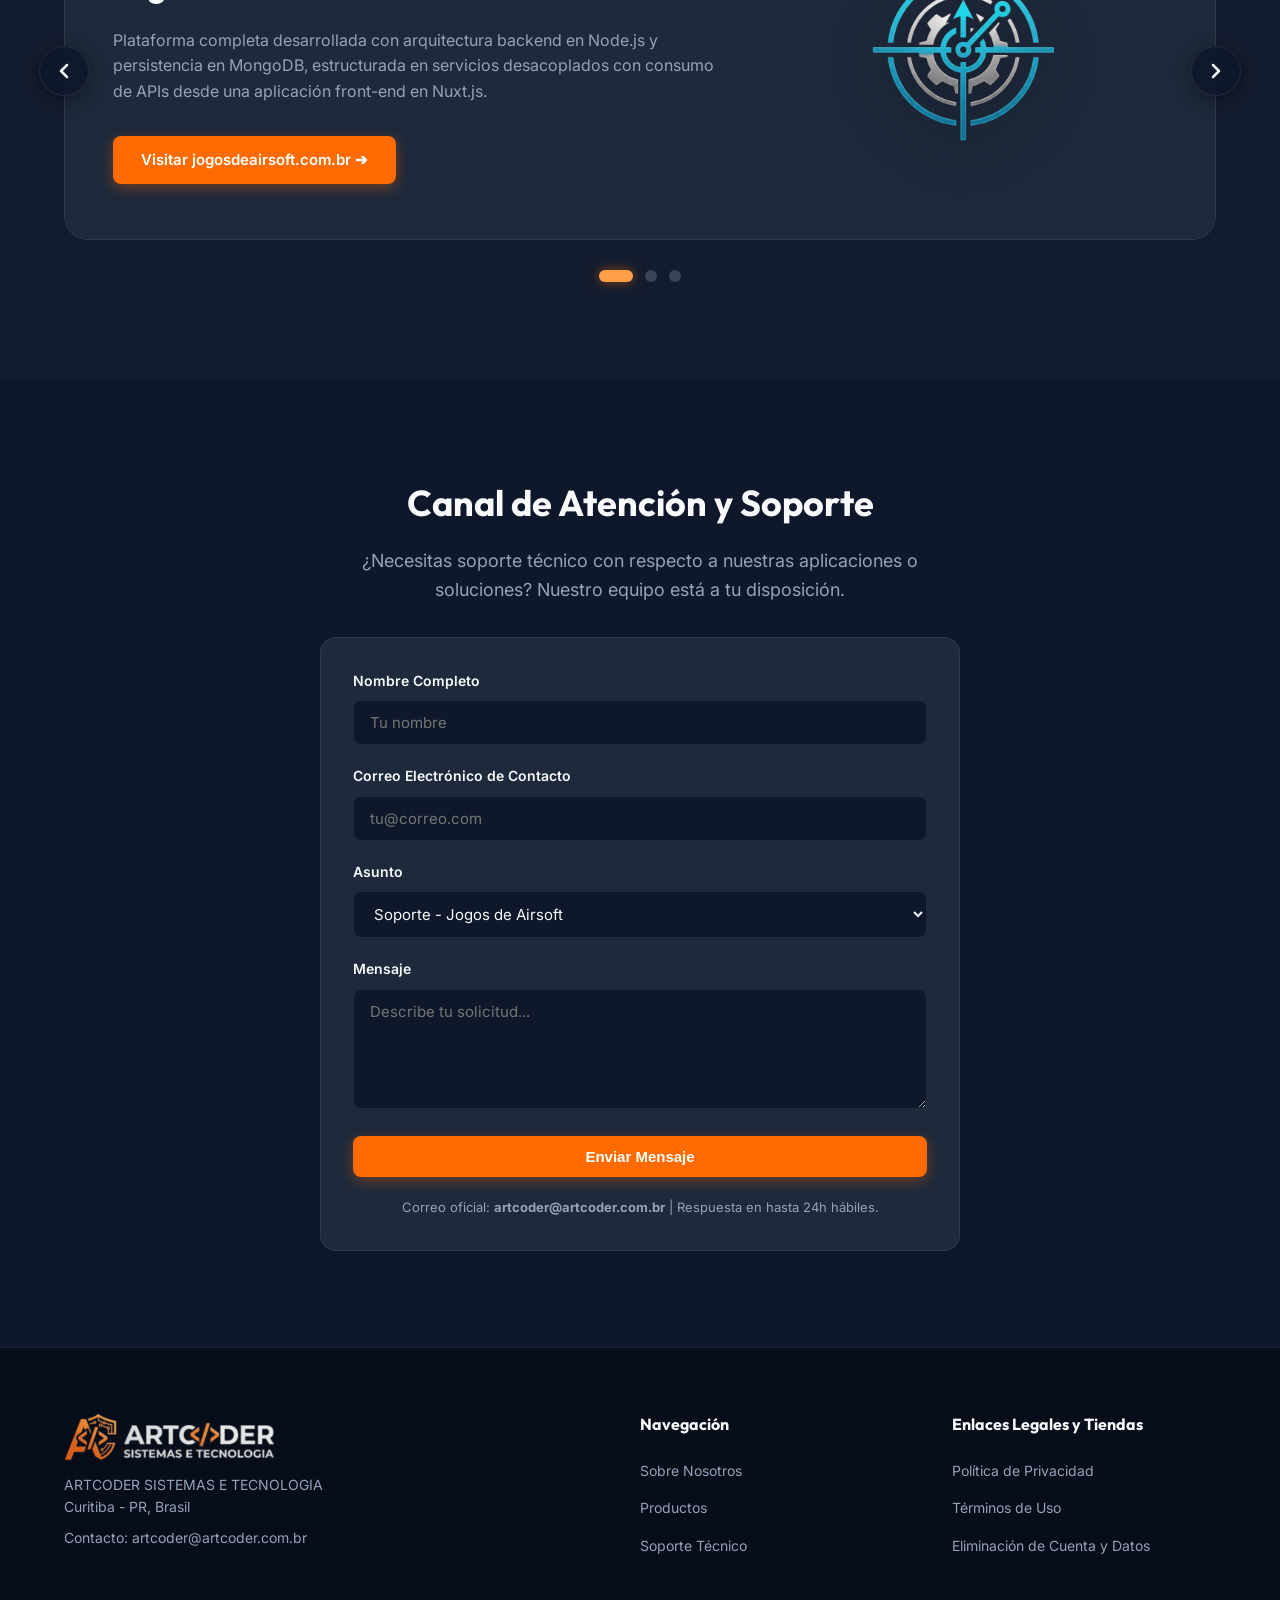
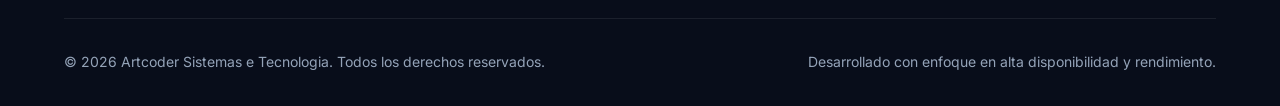
<file: es/index.html>
<!DOCTYPE html>
<html lang="es">
<head>
  <!-- Google Tag Manager -->
  <script>(function(w,d,s,l,i){w[l]=w[l]||[];w[l].push({'gtm.start':
  new Date().getTime(),event:'gtm.js'});var f=d.getElementsByTagName(s)[0],
  j=d.createElement(s),dl=l!='dataLayer'?'&l='+l:'';j.async=true;j.src=
  'https://www.googletagmanager.com/gtm.js?id='+i+dl;f.parentNode.insertBefore(j,f);
  })(window,document,'script','dataLayer','GTM-5N2GZZ7B');</script>
  <!-- End Google Tag Manager -->

  <meta charset="UTF-8">
  <meta name="viewport" content="width=device-width, initial-scale=1.0">
  <title>Artcoder Sistemas e Tecnologia | Ingeniería de Software y Aplicaciones</title>
  <meta name="description"
    content="Ingeniería de software de alto rendimiento, microservicios en la nube y soluciones móviles intuitivas. Desarrolladora de las plataformas Jogos de Airsoft, ProntoOrcei y MostruárioApp.">
  <meta name="robots" content="index, follow">
  <link rel="canonical" href="https://artcoder.com.br/es/">
  <link rel="alternate" hreflang="pt-BR" href="https://artcoder.com.br/">
  <link rel="alternate" hreflang="en" href="https://artcoder.com.br/en/">
  <link rel="alternate" hreflang="es" href="https://artcoder.com.br/es/">
  <link rel="alternate" hreflang="x-default" href="https://artcoder.com.br/">

  <!-- Open Graph / Facebook / WhatsApp -->
  <meta property="og:locale" content="es_ES">
  <meta property="og:type" content="website">
  <meta property="og:title" content="Artcoder Sistemas e Tecnologia | Ingeniería de Software y Aplicaciones">
  <meta property="og:description" content="Ingeniería de software de alto rendimiento, microservicios en la nube y soluciones móviles intuitivas. Desarrolladora de las plataformas Jogos de Airsoft, ProntoOrcei y MostruárioApp.">
  <meta property="og:url" content="https://artcoder.com.br/es/">
  <meta property="og:site_name" content="Artcoder Sistemas e Tecnologia">
  <meta property="og:image" content="https://artcoder.com.br/assets/images/og-preview.png">
  <meta property="og:image:width" content="1200">
  <meta property="og:image:height" content="630">
  <meta property="og:image:alt" content="Artcoder Sistemas e Tecnologia - Ingeniería de Software y Soluciones Digitales">

  <!-- Twitter Cards -->
  <meta name="twitter:card" content="summary_large_image">
  <meta name="twitter:title" content="Artcoder Sistemas e Tecnologia | Ingeniería de Software y Aplicaciones">
  <meta name="twitter:description" content="Ingeniería de software de alto rendimiento, microservicios en la nube y soluciones móviles intuitivas.">
  <meta name="twitter:image" content="https://artcoder.com.br/assets/images/og-preview.png">

  <!-- Favicon & Styles -->
  <link rel="icon" href="../assets/images/logo.svg" type="image/svg+xml">
  <link rel="stylesheet" href="../assets/css/style.css">

  <!-- Datos Estructurados / Schema.org JSON-LD -->
  <script type="application/ld+json">
  {
    "@context": "https://schema.org",
    "@graph": [
      {
        "@type": "Organization",
        "@id": "https://artcoder.com.br/#organization",
        "name": "Artcoder Sistemas e Tecnologia",
        "url": "https://artcoder.com.br/es/",
        "logo": "https://artcoder.com.br/assets/images/isoelogo.svg",
        "email": "artcoder@artcoder.com.br",
        "address": {
          "@type": "PostalAddress",
          "addressLocality": "Curitiba",
          "addressRegion": "PR",
          "addressCountry": "BR"
        },
        "description": "Empresa enfocada en la creación, ingeniería y mantenimiento de productos digitales de alta disponibilidad, arquitecturas en la nube y aplicaciones móviles."
      },
      {
        "@type": "WebApplication",
        "@id": "https://artcoder.com.br/#jogosdeairsoft",
        "name": "Jogos de Airsoft",
        "operatingSystem": "Web",
        "applicationCategory": "SportsApplication",
        "offers": {
          "@type": "Offer",
          "price": "0",
          "priceCurrency": "BRL"
        },
        "description": "Plataforma completa desarrollada con arquitectura backend en Node.js y persistencia en MongoDB, estructurada en servicios desacoplados con consumo de APIs desde una aplicación front-end en Nuxt.js.",
        "url": "https://jogosdeairsoft.com.br",
        "author": {
          "@id": "https://artcoder.com.br/#organization"
        }
      },
      {
        "@type": "SoftwareApplication",
        "@id": "https://artcoder.com.br/#prontoorcei",
        "name": "ProntoOrcei",
        "operatingSystem": "iOS, Android",
        "applicationCategory": "BusinessApplication",
        "offers": {
          "@type": "Offer",
          "price": "0",
          "priceCurrency": "BRL"
        },
        "description": "Aplicación utilitaria para autónomos y microemprendedores para generar presupuestos y recibos profesionales en PDF con firma digital, clave Pix y envío instantáneo por WhatsApp.",
        "url": "https://www.prontoorcei.com.br",
        "author": {
          "@id": "https://artcoder.com.br/#organization"
        }
      },
      {
        "@type": "SoftwareApplication",
        "@id": "https://artcoder.com.br/#mostruarioapp",
        "name": "MostruárioApp",
        "operatingSystem": "Android",
        "applicationCategory": "BusinessApplication",
        "offers": {
          "@type": "Offer",
          "price": "0",
          "priceCurrency": "BRL"
        },
        "description": "Aplicación utilitaria 100% sin conexión para la gestión de muestrarios, consignaciones de productos y cierres de caja con conteo inverso y Pix sin conexión.",
        "url": "https://www.mostruarioapp.com.br",
        "author": {
          "@id": "https://artcoder.com.br/#organization"
        }
      }
    ]
  }
  </script>
</head>

<body>
  <!-- Google Tag Manager (noscript) -->
  <noscript><iframe src="https://www.googletagmanager.com/ns.html?id=GTM-5N2GZZ7B"
  height="0" width="0" style="display:none;visibility:hidden"></iframe></noscript>
  <!-- End Google Tag Manager (noscript) -->

  <!-- NAVBAR -->
  <header class="navbar">
    <div class="container nav-container">
      <a href="index.html" class="logo">
        <img src="../assets/images/isoelogo.svg" alt="Artcoder Sistemas e Tecnologia" height="50px" width="auto">
      </a>
      <ul class="nav-links" id="nav-menu">
        <li><a href="#sobre">Nosotros</a></li>
        <li><a href="#produtos">Productos</a></li>
        <li><a href="#suporte">Soporte</a></li>
        <li><a href="#legal">Legal</a></li>
      </ul>
      <div class="nav-actions">
        <nav class="lang-switcher" aria-label="Seleccionar idioma">
          <a href="../index.html" lang="pt-BR">PT</a>
          <span class="lang-sep" aria-hidden="true">|</span>
          <a href="../en/index.html" lang="en">EN</a>
          <span class="lang-sep" aria-hidden="true">|</span>
          <a href="index.html" class="active" lang="es" aria-current="page">ES</a>
        </nav>
        <button class="mobile-toggle" id="menu-toggle" aria-label="Abrir Menú">☰</button>
      </div>
    </div>
  </header>

  <!-- HERO SECTION -->
  <section class="hero">
    <div class="container hero-content">
      <span class="hero-badge">Ingeniería e Innovación Digital</span>
      <h1 class="hero-title">Ingeniería de Software y Soluciones Digitales de Alto Rendimiento</h1>
      <p class="hero-subtitle">Construimos plataformas escalables, APIs robustas y experiencias móviles intuitivas. Del concepto al despliegue.</p>
      <div class="hero-actions">
        <a href="#produtos" class="btn btn-primary">Conoce Nuestros Productos</a>
        <a href="#suporte" class="btn btn-secondary">Contactar Soporte</a>
      </div>
    </div>
  </section>

  <!-- SECCIÓN SOBRE -->
  <section id="sobre">
    <div class="container">
      <h2 class="section-title">Especialistas en Arquitectura y Desarrollo</h2>
      <p class="section-subtitle">Artcoder Sistemas e Tecnologia es una empresa enfocada en la creación y el mantenimiento de productos digitales de alta disponibilidad.</p>

      <div class="cards-grid">
        <div class="card">
          <h3 style="color: var(--secondary-orange); margin-bottom: 12px; font-family: var(--font-heading);">Cloud
            Infrastructure</h3>
          <p style="color: var(--text-secondary); font-size: 15px;">Desarrollo y gestión de arquitecturas en la nube escalables, resilientes y preparadas para alto tráfico.</p>
        </div>
        <div class="card">
          <h3 style="color: var(--secondary-orange); margin-bottom: 12px; font-family: var(--font-heading);">
            Microservicios y APIs</h3>
          <p style="color: var(--text-secondary); font-size: 15px;">Construcción de APIs de alta velocidad y microservicios desacoplados que garantizan disponibilidad.</p>
        </div>
        <div class="card">
          <h3 style="color: var(--secondary-orange); margin-bottom: 12px; font-family: var(--font-heading);">Móvil
            y Geolocalización</h3>
          <p style="color: var(--text-secondary); font-size: 15px;">Aplicaciones nativas e híbridas orientadas a geolocalización e interacción en tiempo real.</p>
        </div>
      </div>
    </div>
  </section>

  <!-- SECCIÓN PRODUCTOS -->
  <section id="produtos" style="background: rgba(30, 41, 59, 0.3);">
    <div class="container">
      <h2 class="section-title">Soluciones Destacadas</h2>
      <p class="section-subtitle">Productos y aplicaciones desarrollados y mantenidos por Artcoder.</p>

      <div class="carousel-container" id="products-carousel" aria-roledescription="carousel" aria-label="Soluciones Artcoder">
        <!-- Botón Anterior -->
        <button class="carousel-btn carousel-prev" id="carousel-prev" aria-label="Producto anterior" title="Anterior">
          <svg width="24" height="24" viewBox="0 0 24 24" fill="none" stroke="currentColor" stroke-width="2.5" stroke-linecap="round" stroke-linejoin="round">
            <polyline points="15 18 9 12 15 6"></polyline>
          </svg>
        </button>

        <!-- Carril del Carrusel -->
        <div class="carousel-track-wrapper">
          <div class="carousel-track" id="carousel-track">
            <!-- Slide 1: Jogos de Airsoft -->
            <div class="carousel-slide" role="group" aria-roledescription="slide" aria-label="1 de 3">
              <div class="product-card">
                <div class="product-info">
                  <span class="product-tag">Plataforma Web</span>
                  <h3 class="product-title">Jogos de Airsoft</h3>
                  <p class="product-desc">Plataforma completa desarrollada con arquitectura backend en Node.js y persistencia en MongoDB, estructurada en servicios desacoplados con consumo de APIs desde una aplicación front-end en Nuxt.js.</p>
                  <a href="https://jogosdeairsoft.com.br" target="_blank" rel="noopener" class="btn btn-primary">Visitar jogosdeairsoft.com.br ➔</a>
                </div>
                <div class="product-visual">
                  <img src="../assets/images/airsofthub-icon.svg" alt="Jogos de Airsoft" class="product-img" width="190" height="190">
                </div>
              </div>
            </div>

            <!-- Slide 2: ProntoOrcei -->
            <div class="carousel-slide" role="group" aria-roledescription="slide" aria-label="2 de 3">
              <div class="product-card">
                <div class="product-info">
                  <span class="product-tag">App Móvil (iOS / Android)</span>
                  <h3 class="product-title">ProntoOrcei</h3>
                  <p class="product-desc">Aplicación utilitaria para autónomos y microemprendedores para generar presupuestos y recibos profesionales en PDF con firma digital, clave Pix y envío instantáneo por WhatsApp.</p>
                  <a href="https://www.prontoorcei.com.br" target="_blank" rel="noopener" class="btn btn-primary">Visitar prontoorcei.com.br ➔</a>
                </div>
                <div class="product-visual">
                  <img src="../assets/images/logo_prontoorcei_wo_bg.svg" alt="ProntoOrcei App" class="product-img" width="190" height="190">
                </div>
              </div>
            </div>

            <!-- Slide 3: MostruárioApp -->
            <div class="carousel-slide" role="group" aria-roledescription="slide" aria-label="3 de 3">
              <div class="product-card">
                <div class="product-info">
                  <span class="product-tag">App Móvil (Android)</span>
                  <h3 class="product-title">MostruárioApp</h3>
                  <p class="product-desc">Aplicación utilitaria 100% sin conexión para gestión de muestrarios, consignaciones de productos y cierres de caja con conteo inverso y Pix sin conexión.</p>
                  <a href="https://www.mostruarioapp.com.br" target="_blank" rel="noopener" class="btn btn-primary">Visitar mostruarioapp.com.br ➔</a>
                </div>
                <div class="product-visual">
                  <img src="../assets/images/mostruarioapp.svg" alt="MostruárioApp" class="product-img" width="190" height="190">
                </div>
              </div>
            </div>
          </div>
        </div>

        <!-- Botón Siguiente -->
        <button class="carousel-btn carousel-next" id="carousel-next" aria-label="Siguiente producto" title="Siguiente">
          <svg width="24" height="24" viewBox="0 0 24 24" fill="none" stroke="currentColor" stroke-width="2.5" stroke-linecap="round" stroke-linejoin="round">
            <polyline points="9 18 15 12 9 6"></polyline>
          </svg>
        </button>

        <!-- Indicadores (Dots) -->
        <div class="carousel-dots" id="carousel-dots" role="tablist" aria-label="Seleccionar producto">
          <button class="carousel-dot active" role="tab" aria-selected="true" aria-label="Ir al producto 1: Jogos de Airsoft"></button>
          <button class="carousel-dot" role="tab" aria-selected="false" aria-label="Ir al producto 2: ProntoOrcei"></button>
          <button class="carousel-dot" role="tab" aria-selected="false" aria-label="Ir al producto 3: MostruárioApp"></button>
        </div>
      </div>
    </div>
  </section>

  <!-- SECCIÓN SOPORTE -->
  <section id="suporte">
    <div class="container">
      <div style="max-width: 640px; margin: 0 auto;">
        <h2 class="section-title" style="text-align: center;">Canal de Atención y Soporte</h2>
        <p class="section-subtitle" style="text-align: center; margin-bottom: 32px;">¿Necesitas soporte técnico con respecto a nuestras aplicaciones o soluciones? Nuestro equipo está a tu disposición.</p>

        <div class="card">
          <form id="form-suporte">
            <div class="form-group">
              <label class="form-label" for="nome">Nombre Completo</label>
              <input type="text" id="nome" class="form-control" placeholder="Tu nombre" required>
            </div>
            <div class="form-group">
              <label class="form-label" for="email">Correo Electrónico de Contacto</label>
              <input type="email" id="email" class="form-control" placeholder="tu@correo.com" required>
            </div>
            <div class="form-group">
              <label class="form-label" for="assunto">Asunto</label>
              <select id="assunto" class="form-control" required>
                <option value="Suporte Jogos de Airsoft">Soporte - Jogos de Airsoft</option>
                <option value="Suporte ProntoOrcei">Soporte - ProntoOrcei</option>
                <option value="Suporte MostruárioApp">Soporte - MostruárioApp</option>
                <option value="Dúvidas Gerais">Consultas Generales / Institucional</option>
                <option value="Parcerias">Alianzas y Negocios</option>
              </select>
            </div>
            <div class="form-group">
              <label class="form-label" for="mensagem">Mensaje</label>
              <textarea id="mensagem" class="form-control" placeholder="Describe tu solicitud..."
                required></textarea>
            </div>
            <button type="submit" class="btn btn-primary" style="width: 100%;">Enviar Mensaje</button>
          </form>
          <div style="margin-top: 20px; font-size: 13px; color: var(--text-secondary); text-align: center;">
            Correo oficial: <strong>artcoder@artcoder.com.br</strong> | Respuesta en hasta 24h hábiles.
          </div>
        </div>
      </div>
    </div>
  </section>

  <!-- FOOTER JURÍDICO (STORE COMPLIANT) -->
  <footer class="footer" id="legal">
    <div class="container">
      <div class="footer-grid">
        <div class="footer-company">
          <a href="index.html" class="logo">
            <img src="../assets/images/isoelogo.svg" alt="Artcoder Sistemas e Tecnologia" height="50px" width="auto">
          </a>
          <p>ARTCODER SISTEMAS E TECNOLOGIA<br>Curitiba - PR, Brasil</p>
          <p style="margin-top: 8px;">Contacto: artcoder@artcoder.com.br</p>
        </div>
        <div>
          <h4 class="footer-title">Navegación</h4>
          <ul class="footer-links">
            <li><a href="#sobre">Sobre Nosotros</a></li>
            <li><a href="#produtos">Productos</a></li>
            <li><a href="#suporte">Soporte Técnico</a></li>
          </ul>
        </div>
        <div>
          <h4 class="footer-title">Enlaces Legales y Tiendas</h4>
          <ul class="footer-links">
            <li><a href="privacidad.html">Política de Privacidad</a></li>
            <li><a href="terminos.html">Términos de Uso</a></li>
            <li><a href="eliminacion-de-cuenta.html">Eliminación de Cuenta y Datos</a></li>
          </ul>
        </div>
      </div>

      <div class="footer-bottom">
        <div>© 2026 Artcoder Sistemas e Tecnologia. Todos los derechos reservados.</div>
        <div>Desarrollado con enfoque en alta disponibilidad y rendimiento.</div>
      </div>
    </div>
  </footer>

  <div id="toast" class="toast">¡Mensaje enviado con éxito!</div>

  <script src="../assets/js/main.js"></script>
</body>

</html>
</file>
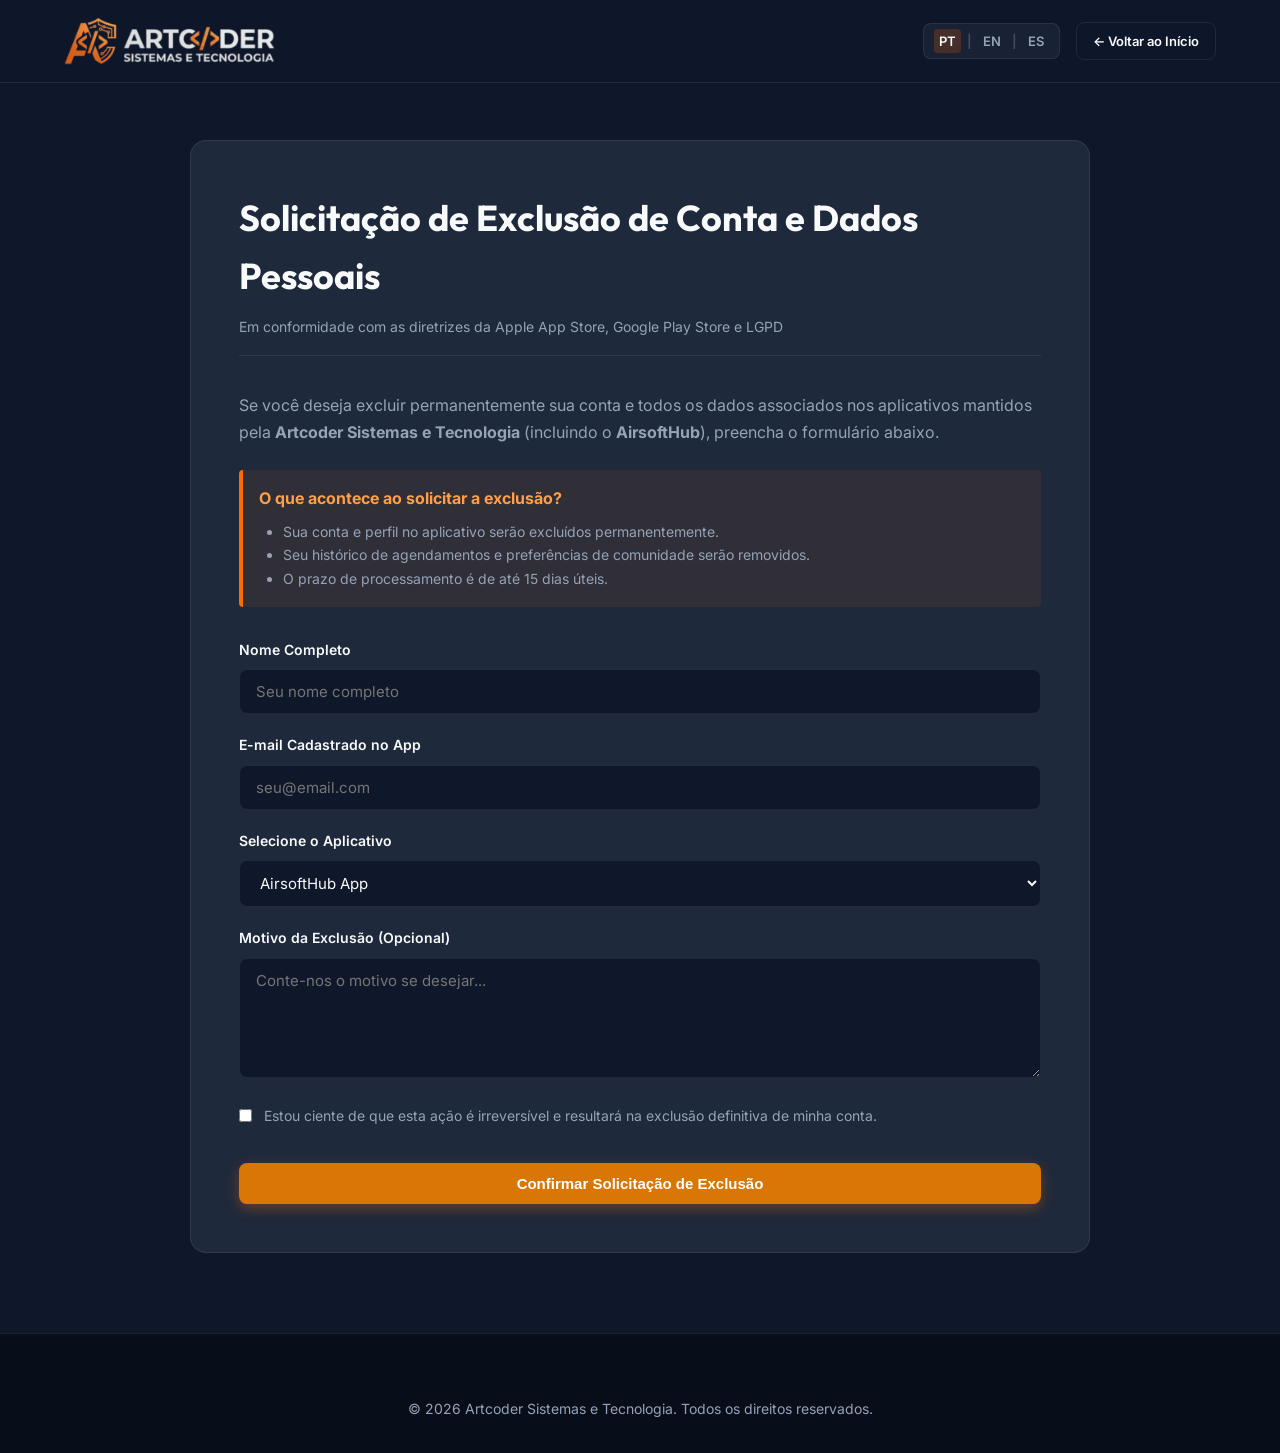
<file: exclusao-de-conta.html>
<!DOCTYPE html>
<html lang="pt-BR">

<head>
  <!-- Google Tag Manager -->
  <script>(function(w,d,s,l,i){w[l]=w[l]||[];w[l].push({'gtm.start':
  new Date().getTime(),event:'gtm.js'});var f=d.getElementsByTagName(s)[0],
  j=d.createElement(s),dl=l!='dataLayer'?'&l='+l:'';j.async=true;j.src=
  'https://www.googletagmanager.com/gtm.js?id='+i+dl;f.parentNode.insertBefore(j,f);
  })(window,document,'script','dataLayer','GTM-5N2GZZ7B');</script>
  <!-- End Google Tag Manager -->

  <meta charset="UTF-8">
  <meta name="viewport" content="width=device-width, initial-scale=1.0">
  <title>Solicitação de Exclusão de Conta | Artcoder Sistemas e Tecnologia</title>
  <meta name="description" content="Canal oficial para solicitação de exclusão de conta e remoção de dados das plataformas da Artcoder Sistemas e Tecnologia.">
  <meta name="robots" content="index, follow">
  <link rel="canonical" href="https://artcoder.com.br/exclusao-de-conta.html">
  <link rel="alternate" hreflang="pt-BR" href="https://artcoder.com.br/exclusao-de-conta.html">
  <link rel="alternate" hreflang="en" href="https://artcoder.com.br/en/account-deletion.html">
  <link rel="alternate" hreflang="es" href="https://artcoder.com.br/es/eliminacion-de-cuenta.html">
  <link rel="alternate" hreflang="x-default" href="https://artcoder.com.br/exclusao-de-conta.html">

  <!-- Open Graph -->
  <meta property="og:locale" content="pt_BR">
  <meta property="og:type" content="article">
  <meta property="og:title" content="Solicitação de Exclusão de Conta | Artcoder Sistemas e Tecnologia">
  <meta property="og:description" content="Formulário para solicitação e exclusão definitiva de dados cadastrais dos aplicativos da Artcoder.">
  <meta property="og:url" content="https://artcoder.com.br/exclusao-de-conta.html">
  <meta property="og:site_name" content="Artcoder Sistemas e Tecnologia">
  <meta property="og:image" content="https://artcoder.com.br/assets/images/og-preview.png">

  <!-- Twitter Cards -->
  <meta name="twitter:card" content="summary">
  <meta name="twitter:title" content="Solicitação de Exclusão de Conta | Artcoder Sistemas e Tecnologia">
  <meta name="twitter:description" content="Solicitação e exclusão de conta em conformidade com as diretrizes das lojas e LGPD.">
  <meta name="twitter:image" content="https://artcoder.com.br/assets/images/og-preview.png">

  <link rel="icon" href="assets/images/logo.svg" type="image/svg+xml">
  <link rel="stylesheet" href="assets/css/style.css">
</head>

<body>
  <!-- Google Tag Manager (noscript) -->
  <noscript><iframe src="https://www.googletagmanager.com/ns.html?id=GTM-5N2GZZ7B"
  height="0" width="0" style="display:none;visibility:hidden"></iframe></noscript>
  <!-- End Google Tag Manager (noscript) -->
  <header class="navbar">
    <div class="container nav-container">
      <a href="index.html" class="logo">
        <img src="assets/images/isoelogo.svg" alt="Artcoder Sistemas e Tecnologia" height="50px" width="auto">
      </a>
      <div class="nav-actions">
        <nav class="lang-switcher" aria-label="Selecionar idioma">
          <a href="exclusao-de-conta.html" class="active" lang="pt-BR" aria-current="page">PT</a>
          <span class="lang-sep" aria-hidden="true">|</span>
          <a href="en/account-deletion.html" lang="en">EN</a>
          <span class="lang-sep" aria-hidden="true">|</span>
          <a href="es/eliminacion-de-cuenta.html" lang="es">ES</a>
        </nav>
        <a href="index.html" class="btn btn-secondary" style="padding: 8px 16px; font-size: 13px;">← Voltar ao Início</a>
      </div>
    </div>
  </header>

  <main class="legal-page">
    <div class="container">
      <article class="legal-content">
        <h1>Solicitação de Exclusão de Conta e Dados Pessoais</h1>
        <div class="meta-date">Em conformidade com as diretrizes da Apple App Store, Google Play Store e LGPD</div>

        <p>Se você deseja excluir permanentemente sua conta e todos os dados associados nos aplicativos mantidos pela
          <strong>Artcoder Sistemas e Tecnologia</strong> (incluindo o <strong>AirsoftHub</strong>), preencha o
          formulário abaixo.</p>

        <div
          style="background: rgba(255, 107, 0, 0.08); border-left: 4px solid var(--primary-orange); padding: 16px; border-radius: 4px; margin: 24px 0;">
          <strong style="color: var(--secondary-orange);">O que acontece ao solicitar a exclusão?</strong>
          <ul style="margin-top: 8px; font-size: 14px; margin-bottom: 0;">
            <li>Sua conta e perfil no aplicativo serão excluídos permanentemente.</li>
            <li>Seu histórico de agendamentos e preferências de comunidade serão removidos.</li>
            <li>O prazo de processamento é de até 15 dias úteis.</li>
          </ul>
        </div>

        <form id="form-exclusao" style="margin-top: 32px;">
          <div class="form-group">
            <label class="form-label" for="exclusao-nome">Nome Completo</label>
            <input type="text" id="exclusao-nome" class="form-control" placeholder="Seu nome completo" required>
          </div>

          <div class="form-group">
            <label class="form-label" for="exclusao-email">E-mail Cadastrado no App</label>
            <input type="email" id="exclusao-email" class="form-control" placeholder="seu@email.com" required>
          </div>

          <div class="form-group">
            <label class="form-label" for="exclusao-app">Selecione o Aplicativo</label>
            <select id="exclusao-app" class="form-control" required>
              <option value="AirsoftHub">AirsoftHub App</option>
              <option value="Outros Apps Artcoder">Outro produto Artcoder</option>
            </select>
          </div>

          <div class="form-group">
            <label class="form-label" for="exclusao-motivo">Motivo da Exclusão (Opcional)</label>
            <textarea id="exclusao-motivo" class="form-control"
              placeholder="Conte-nos o motivo se desejar..."></textarea>
          </div>

          <div class="form-group">
            <label class="form-checkbox">
              <input type="checkbox" id="exclusao-confirmacao" required>
              <span>Estou ciente de que esta ação é irreversível e resultará na exclusão definitiva de minha
                conta.</span>
            </label>
          </div>

          <button type="submit" class="btn btn-primary"
            style="width: 100%; margin-top: 16px; background-color: #d97706;">Confirmar Solicitação de Exclusão</button>
        </form>
      </article>
    </div>
  </main>

  <footer class="footer">
    <div class="container" style="text-align: center; color: var(--text-secondary); font-size: 14px;">
      © 2026 Artcoder Sistemas e Tecnologia. Todos os direitos reservados.
    </div>
  </footer>

  <div id="toast" class="toast">Solicitação enviada com sucesso!</div>
  <script src="assets/js/main.js"></script>
</body>

</html>
</file>
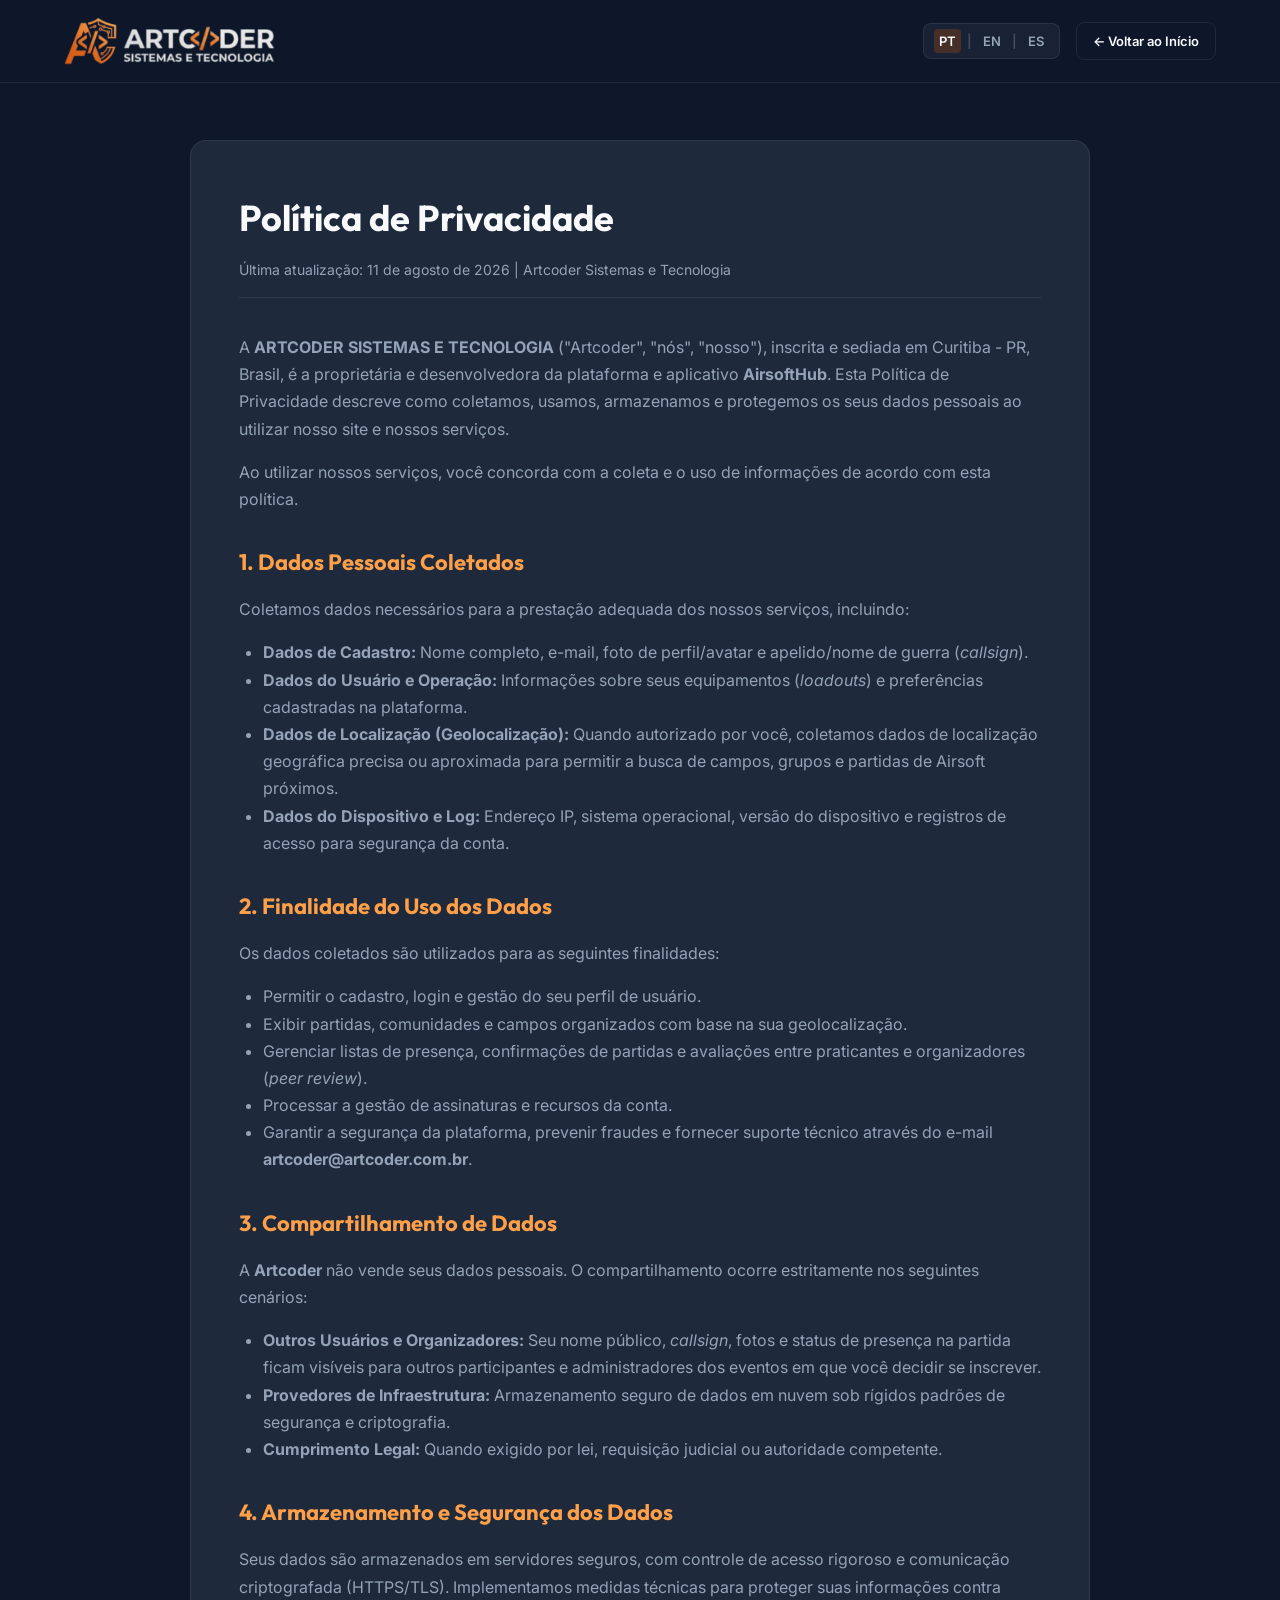
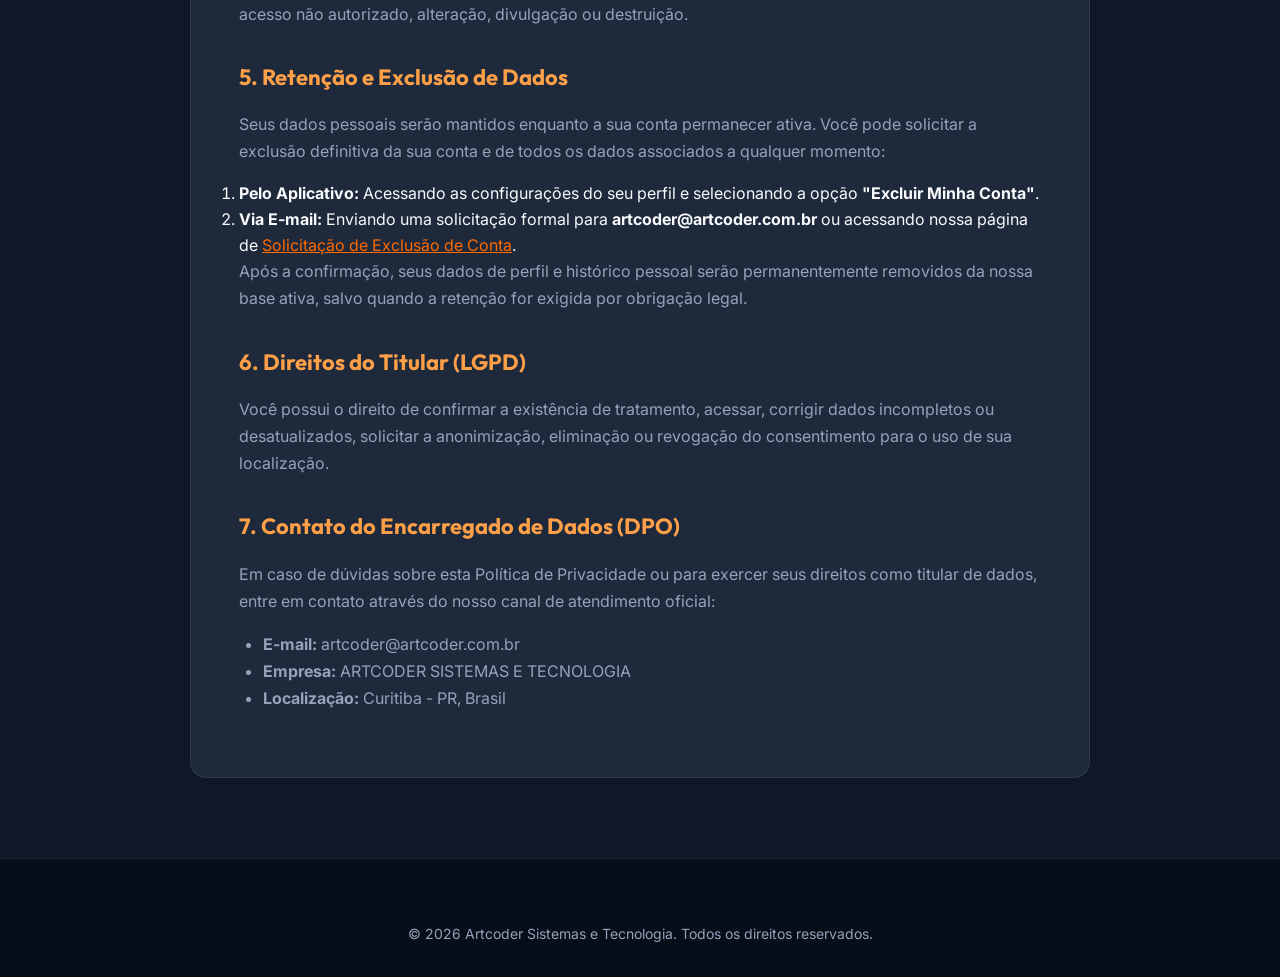
<file: privacidade.html>
<!DOCTYPE html>
<html lang="pt-BR">

<head>
  <!-- Google Tag Manager -->
  <script>(function(w,d,s,l,i){w[l]=w[l]||[];w[l].push({'gtm.start':
  new Date().getTime(),event:'gtm.js'});var f=d.getElementsByTagName(s)[0],
  j=d.createElement(s),dl=l!='dataLayer'?'&l='+l:'';j.async=true;j.src=
  'https://www.googletagmanager.com/gtm.js?id='+i+dl;f.parentNode.insertBefore(j,f);
  })(window,document,'script','dataLayer','GTM-5N2GZZ7B');</script>
  <!-- End Google Tag Manager -->

  <meta charset="UTF-8">
  <meta name="viewport" content="width=device-width, initial-scale=1.0">
  <title>Política de Privacidade | Artcoder Sistemas e Tecnologia</title>
  <meta name="description" content="Política de Privacidade da Artcoder Sistemas e Tecnologia. Informações sobre tratamento, proteção e privacidade de dados pessoais em nossas plataformas.">
  <meta name="robots" content="index, follow">
  <link rel="canonical" href="https://artcoder.com.br/privacidade.html">
  <link rel="alternate" hreflang="pt-BR" href="https://artcoder.com.br/privacidade.html">
  <link rel="alternate" hreflang="en" href="https://artcoder.com.br/en/privacy.html">
  <link rel="alternate" hreflang="es" href="https://artcoder.com.br/es/privacidad.html">
  <link rel="alternate" hreflang="x-default" href="https://artcoder.com.br/privacidade.html">

  <!-- Open Graph -->
  <meta property="og:locale" content="pt_BR">
  <meta property="og:type" content="article">
  <meta property="og:title" content="Política de Privacidade | Artcoder Sistemas e Tecnologia">
  <meta property="og:description" content="Política de Privacidade e diretrizes de conformidade com a LGPD da Artcoder Sistemas e Tecnologia.">
  <meta property="og:url" content="https://artcoder.com.br/privacidade.html">
  <meta property="og:site_name" content="Artcoder Sistemas e Tecnologia">
  <meta property="og:image" content="https://artcoder.com.br/assets/images/og-preview.png">

  <!-- Twitter Cards -->
  <meta name="twitter:card" content="summary">
  <meta name="twitter:title" content="Política de Privacidade | Artcoder Sistemas e Tecnologia">
  <meta name="twitter:description" content="Diretrizes de proteção e privacidade de dados da Artcoder Sistemas e Tecnologia.">
  <meta name="twitter:image" content="https://artcoder.com.br/assets/images/og-preview.png">

  <link rel="icon" href="assets/images/logo.svg" type="image/svg+xml">
  <link rel="stylesheet" href="assets/css/style.css">
</head>

<body>
  <!-- Google Tag Manager (noscript) -->
  <noscript><iframe src="https://www.googletagmanager.com/ns.html?id=GTM-5N2GZZ7B"
  height="0" width="0" style="display:none;visibility:hidden"></iframe></noscript>
  <!-- End Google Tag Manager (noscript) -->
  <header class="navbar">
    <div class="container nav-container">
      <a href="index.html" class="logo">
        <img src="assets/images/isoelogo.svg" alt="Artcoder Sistemas e Tecnologia" height="50px" width="auto">
      </a>
      <div class="nav-actions">
        <nav class="lang-switcher" aria-label="Selecionar idioma">
          <a href="privacidade.html" class="active" lang="pt-BR" aria-current="page">PT</a>
          <span class="lang-sep" aria-hidden="true">|</span>
          <a href="en/privacy.html" lang="en">EN</a>
          <span class="lang-sep" aria-hidden="true">|</span>
          <a href="es/privacidad.html" lang="es">ES</a>
        </nav>
        <a href="index.html" class="btn btn-secondary" style="padding: 8px 16px; font-size: 13px;">← Voltar ao Início</a>
      </div>
    </div>
  </header>

  <main class="legal-page">
    <div class="container">
      <article class="legal-content">
        <h1>Política de Privacidade</h1>
        <div class="meta-date">Última atualização: 11 de agosto de 2026 | Artcoder Sistemas e Tecnologia</div>

        <p>A <strong>ARTCODER SISTEMAS E TECNOLOGIA</strong> ("Artcoder", "nós", "nosso"), inscrita e sediada em
          Curitiba - PR, Brasil, é a proprietária e desenvolvedora da plataforma e aplicativo
          <strong>AirsoftHub</strong>. Esta Política de Privacidade descreve como coletamos, usamos, armazenamos e
          protegemos os seus dados pessoais ao utilizar nosso site e nossos serviços.</p>
        <p>Ao utilizar nossos serviços, você concorda com a coleta e o uso de informações de acordo com esta política.
        </p>

        <h2>1. Dados Pessoais Coletados</h2>
        <p>Coletamos dados necessários para a prestação adequada dos nossos serviços, incluindo:</p>
        <ul>
          <li><strong>Dados de Cadastro:</strong> Nome completo, e-mail, foto de perfil/avatar e apelido/nome de guerra
            (<em>callsign</em>).</li>
          <li><strong>Dados do Usuário e Operação:</strong> Informações sobre seus equipamentos (<em>loadouts</em>) e
            preferências cadastradas na plataforma.</li>
          <li><strong>Dados de Localização (Geolocalização):</strong> Quando autorizado por você, coletamos dados de
            localização geográfica precisa ou aproximada para permitir a busca de campos, grupos e partidas de Airsoft
            próximos.</li>
          <li><strong>Dados do Dispositivo e Log:</strong> Endereço IP, sistema operacional, versão do dispositivo e
            registros de acesso para segurança da conta.</li>
        </ul>

        <h2>2. Finalidade do Uso dos Dados</h2>
        <p>Os dados coletados são utilizados para as seguintes finalidades:</p>
        <ul>
          <li>Permitir o cadastro, login e gestão do seu perfil de usuário.</li>
          <li>Exibir partidas, comunidades e campos organizados com base na sua geolocalização.</li>
          <li>Gerenciar listas de presença, confirmações de partidas e avaliações entre praticantes e organizadores
            (<em>peer review</em>).</li>
          <li>Processar a gestão de assinaturas e recursos da conta.</li>
          <li>Garantir a segurança da plataforma, prevenir fraudes e fornecer suporte técnico através do e-mail
            <strong>artcoder@artcoder.com.br</strong>.</li>
        </ul>

        <h2>3. Compartilhamento de Dados</h2>
        <p>A <strong>Artcoder</strong> não vende seus dados pessoais. O compartilhamento ocorre estritamente nos
          seguintes cenários:</p>
        <ul>
          <li><strong>Outros Usuários e Organizadores:</strong> Seu nome público, <em>callsign</em>, fotos e status de
            presença na partida ficam visíveis para outros participantes e administradores dos eventos em que você
            decidir se inscrever.</li>
          <li><strong>Provedores de Infraestrutura:</strong> Armazenamento seguro de dados em nuvem sob rígidos padrões
            de segurança e criptografia.</li>
          <li><strong>Cumprimento Legal:</strong> Quando exigido por lei, requisição judicial ou autoridade competente.
          </li>
        </ul>

        <h2>4. Armazenamento e Segurança dos Dados</h2>
        <p>Seus dados são armazenados em servidores seguros, com controle de acesso rigoroso e comunicação criptografada
          (HTTPS/TLS). Implementamos medidas técnicas para proteger suas informações contra acesso não autorizado,
          alteração, divulgação ou destruição.</p>

        <h2>5. Retenção e Exclusão de Dados</h2>
        <p>Seus dados pessoais serão mantidos enquanto a sua conta permanecer ativa. Você pode solicitar a exclusão
          definitiva da sua conta e de todos os dados associados a qualquer momento:</p>
        <ol>
          <li><strong>Pelo Aplicativo:</strong> Acessando as configurações do seu perfil e selecionando a opção
            <strong>"Excluir Minha Conta"</strong>.</li>
          <li><strong>Via E-mail:</strong> Enviando uma solicitação formal para
            <strong>artcoder@artcoder.com.br</strong> ou acessando nossa página de <a href="exclusao-de-conta.html"
              style="color: var(--primary-orange);">Solicitação de Exclusão de Conta</a>.</li>
        </ol>
        <p>Após a confirmação, seus dados de perfil e histórico pessoal serão permanentemente removidos da nossa base
          ativa, salvo quando a retenção for exigida por obrigação legal.</p>

        <h2>6. Direitos do Titular (LGPD)</h2>
        <p>Você possui o direito de confirmar a existência de tratamento, acessar, corrigir dados incompletos ou
          desatualizados, solicitar a anonimização, eliminação ou revogação do consentimento para o uso de sua
          localização.</p>

        <h2>7. Contato do Encarregado de Dados (DPO)</h2>
        <p>Em caso de dúvidas sobre esta Política de Privacidade ou para exercer seus direitos como titular de dados,
          entre em contato através do nosso canal de atendimento oficial:</p>
        <ul>
          <li><strong>E-mail:</strong> artcoder@artcoder.com.br</li>
          <li><strong>Empresa:</strong> ARTCODER SISTEMAS E TECNOLOGIA</li>
          <li><strong>Localização:</strong> Curitiba - PR, Brasil</li>
        </ul>
      </article>
    </div>
  </main>

  <footer class="footer">
    <div class="container" style="text-align: center; color: var(--text-secondary); font-size: 14px;">
      © 2026 Artcoder Sistemas e Tecnologia. Todos os direitos reservados.
    </div>
  </footer>
</body>

</html>
</file>
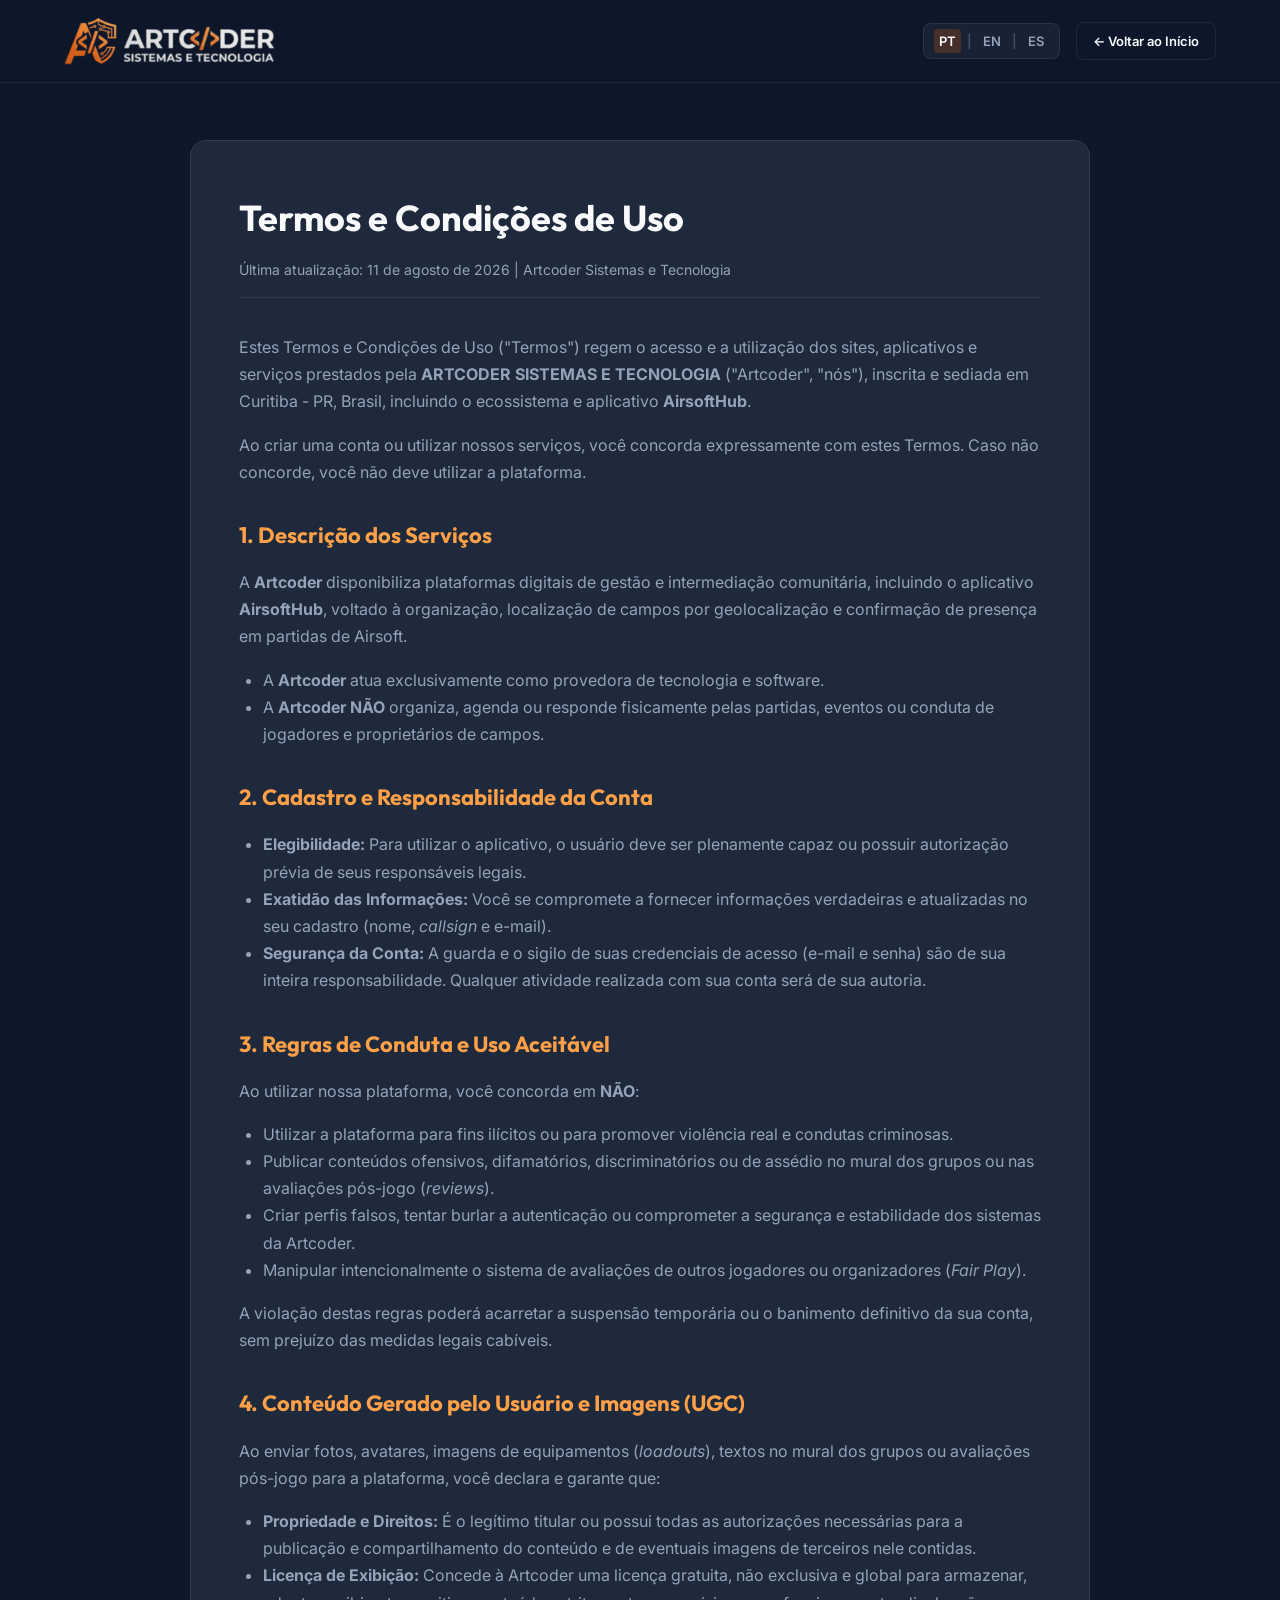
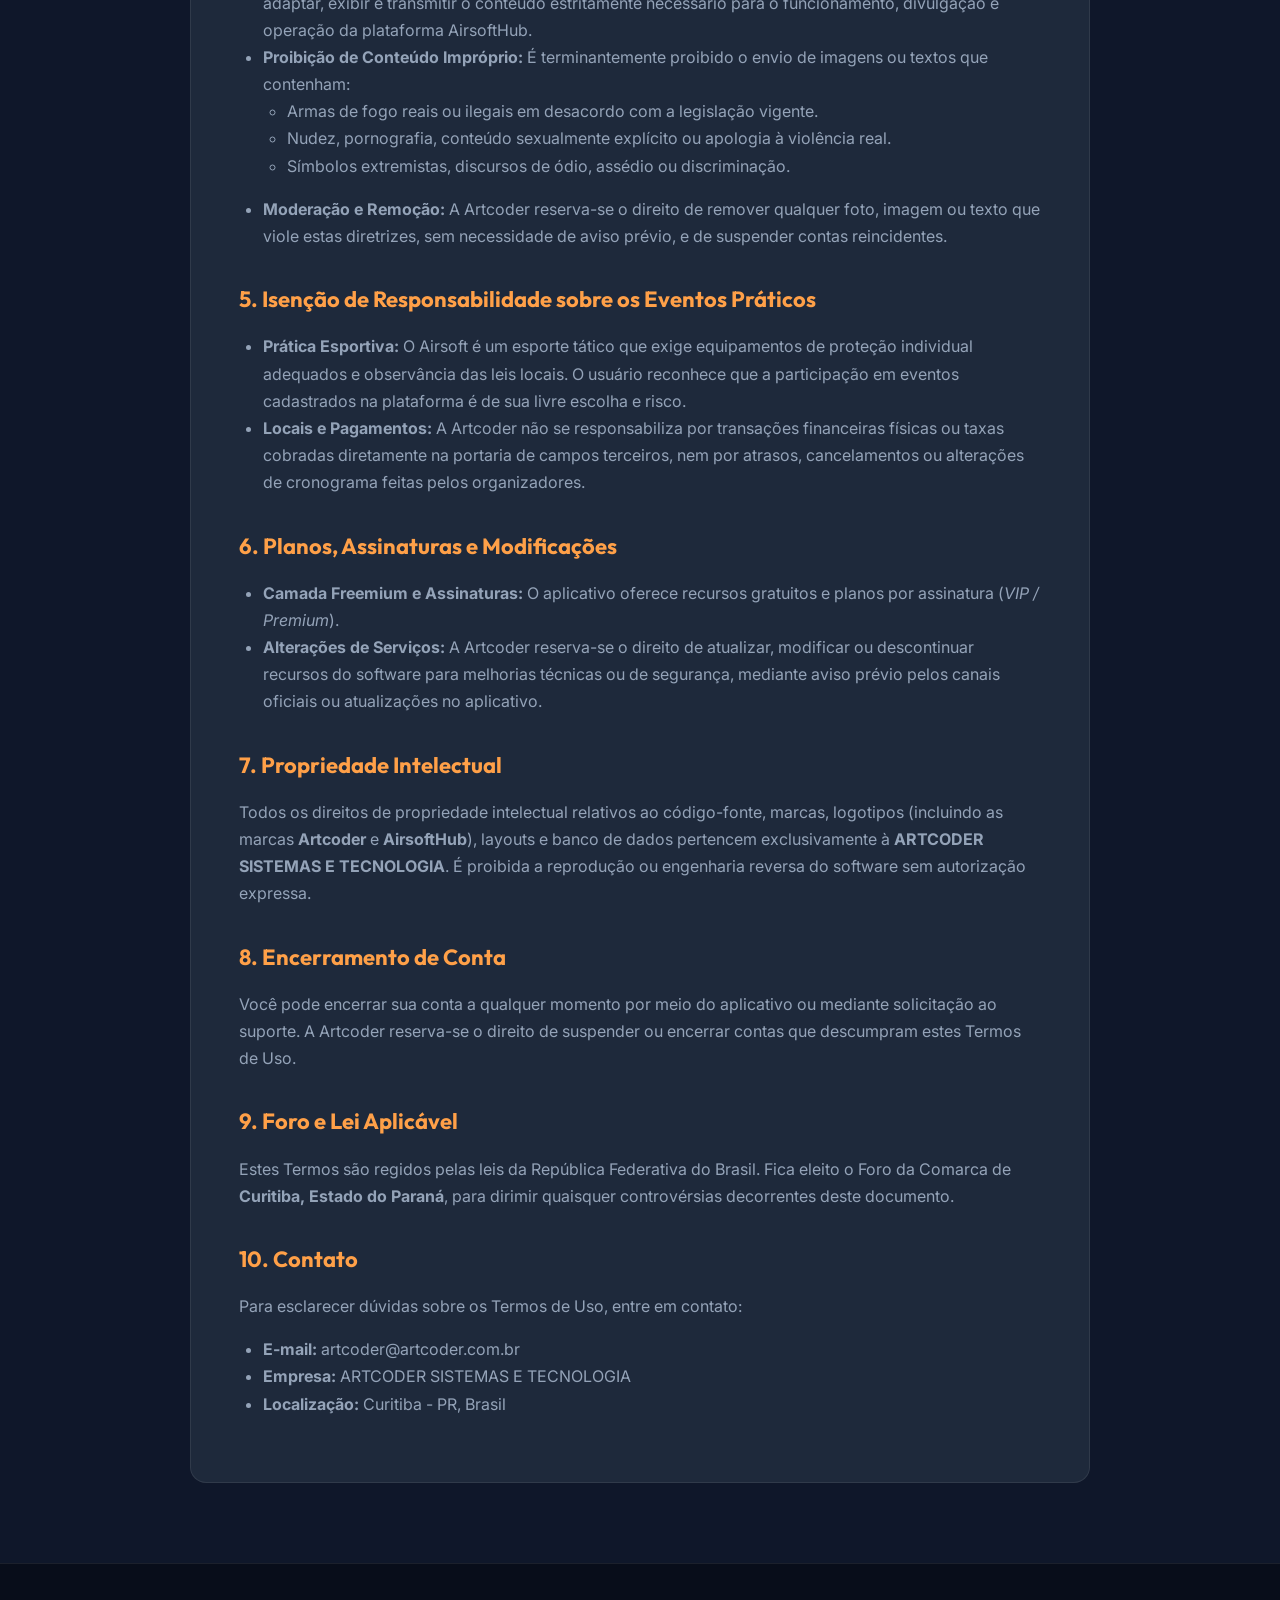
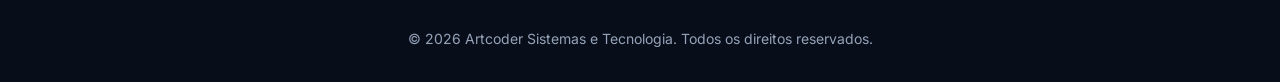
<file: termos.html>
<!DOCTYPE html>
<html lang="pt-BR">

<head>
  <!-- Google Tag Manager -->
  <script>(function(w,d,s,l,i){w[l]=w[l]||[];w[l].push({'gtm.start':
  new Date().getTime(),event:'gtm.js'});var f=d.getElementsByTagName(s)[0],
  j=d.createElement(s),dl=l!='dataLayer'?'&l='+l:'';j.async=true;j.src=
  'https://www.googletagmanager.com/gtm.js?id='+i+dl;f.parentNode.insertBefore(j,f);
  })(window,document,'script','dataLayer','GTM-5N2GZZ7B');</script>
  <!-- End Google Tag Manager -->

  <meta charset="UTF-8">
  <meta name="viewport" content="width=device-width, initial-scale=1.0">
  <title>Termos de Uso | Artcoder Sistemas e Tecnologia</title>
  <meta name="description" content="Termos de Uso da Artcoder Sistemas e Tecnologia. Condições e regras para utilização de nossas plataformas, aplicativos e serviços digitais.">
  <meta name="robots" content="index, follow">
  <link rel="canonical" href="https://artcoder.com.br/termos.html">
  <link rel="alternate" hreflang="pt-BR" href="https://artcoder.com.br/termos.html">
  <link rel="alternate" hreflang="en" href="https://artcoder.com.br/en/terms.html">
  <link rel="alternate" hreflang="es" href="https://artcoder.com.br/es/terminos.html">
  <link rel="alternate" hreflang="x-default" href="https://artcoder.com.br/termos.html">

  <!-- Open Graph -->
  <meta property="og:locale" content="pt_BR">
  <meta property="og:type" content="article">
  <meta property="og:title" content="Termos de Uso | Artcoder Sistemas e Tecnologia">
  <meta property="og:description" content="Termos de Uso e diretrizes de utilização das soluções da Artcoder Sistemas e Tecnologia.">
  <meta property="og:url" content="https://artcoder.com.br/termos.html">
  <meta property="og:site_name" content="Artcoder Sistemas e Tecnologia">
  <meta property="og:image" content="https://artcoder.com.br/assets/images/og-preview.png">

  <!-- Twitter Cards -->
  <meta name="twitter:card" content="summary">
  <meta name="twitter:title" content="Termos de Uso | Artcoder Sistemas e Tecnologia">
  <meta name="twitter:description" content="Termos de Uso e condições gerais dos produtos da Artcoder Sistemas e Tecnologia.">
  <meta name="twitter:image" content="https://artcoder.com.br/assets/images/og-preview.png">

  <link rel="icon" href="assets/images/logo.svg" type="image/svg+xml">
  <link rel="stylesheet" href="assets/css/style.css">
</head>

<body>
  <!-- Google Tag Manager (noscript) -->
  <noscript><iframe src="https://www.googletagmanager.com/ns.html?id=GTM-5N2GZZ7B"
  height="0" width="0" style="display:none;visibility:hidden"></iframe></noscript>
  <!-- End Google Tag Manager (noscript) -->
  <header class="navbar">
    <div class="container nav-container">
      <a href="index.html" class="logo">
        <img src="assets/images/isoelogo.svg" alt="Artcoder Sistemas e Tecnologia" height="50px" width="auto">
      </a>
      <div class="nav-actions">
        <nav class="lang-switcher" aria-label="Selecionar idioma">
          <a href="termos.html" class="active" lang="pt-BR" aria-current="page">PT</a>
          <span class="lang-sep" aria-hidden="true">|</span>
          <a href="en/terms.html" lang="en">EN</a>
          <span class="lang-sep" aria-hidden="true">|</span>
          <a href="es/terminos.html" lang="es">ES</a>
        </nav>
        <a href="index.html" class="btn btn-secondary" style="padding: 8px 16px; font-size: 13px;">← Voltar ao Início</a>
      </div>
    </div>
  </header>

  <main class="legal-page">
    <div class="container">
      <article class="legal-content">
        <h1>Termos e Condições de Uso</h1>
        <div class="meta-date">Última atualização: 11 de agosto de 2026 | Artcoder Sistemas e Tecnologia</div>

        <p>Estes Termos e Condições de Uso ("Termos") regem o acesso e a utilização dos sites, aplicativos e serviços prestados pela <strong>ARTCODER SISTEMAS E TECNOLOGIA</strong> ("Artcoder", "nós"), inscrita e sediada em Curitiba - PR, Brasil, incluindo o ecossistema e aplicativo <strong>AirsoftHub</strong>.</p>
        <p>Ao criar uma conta ou utilizar nossos serviços, você concorda expressamente com estes Termos. Caso não concorde, você não deve utilizar a plataforma.</p>

        <h2>1. Descrição dos Serviços</h2>
        <p>A <strong>Artcoder</strong> disponibiliza plataformas digitais de gestão e intermediação comunitária, incluindo o aplicativo <strong>AirsoftHub</strong>, voltado à organização, localização de campos por geolocalização e confirmação de presença em partidas de Airsoft.</p>
        <ul>
          <li>A <strong>Artcoder</strong> atua exclusivamente como provedora de tecnologia e software.</li>
          <li>A <strong>Artcoder</strong> <strong>NÃO</strong> organiza, agenda ou responde fisicamente pelas partidas, eventos ou conduta de jogadores e proprietários de campos.</li>
        </ul>

        <h2>2. Cadastro e Responsabilidade da Conta</h2>
        <ul>
          <li><strong>Elegibilidade:</strong> Para utilizar o aplicativo, o usuário deve ser plenamente capaz ou possuir autorização prévia de seus responsáveis legais.</li>
          <li><strong>Exatidão das Informações:</strong> Você se compromete a fornecer informações verdadeiras e atualizadas no seu cadastro (nome, <em>callsign</em> e e-mail).</li>
          <li><strong>Segurança da Conta:</strong> A guarda e o sigilo de suas credenciais de acesso (e-mail e senha) são de sua inteira responsabilidade. Qualquer atividade realizada com sua conta será de sua autoria.</li>
        </ul>

        <h2>3. Regras de Conduta e Uso Aceitável</h2>
        <p>Ao utilizar nossa plataforma, você concorda em <strong>NÃO</strong>:</p>
        <ul>
          <li>Utilizar a plataforma para fins ilícitos ou para promover violência real e condutas criminosas.</li>
          <li>Publicar conteúdos ofensivos, difamatórios, discriminatórios ou de assédio no mural dos grupos ou nas avaliações pós-jogo (<em>reviews</em>).</li>
          <li>Criar perfis falsos, tentar burlar a autenticação ou comprometer a segurança e estabilidade dos sistemas da Artcoder.</li>
          <li>Manipular intencionalmente o sistema de avaliações de outros jogadores ou organizadores (<em>Fair Play</em>).</li>
        </ul>
        <p>A violação destas regras poderá acarretar a suspensão temporária ou o banimento definitivo da sua conta, sem prejuízo das medidas legais cabíveis.</p>

        <h2>4. Conteúdo Gerado pelo Usuário e Imagens (UGC)</h2>
        <p>Ao enviar fotos, avatares, imagens de equipamentos (<em>loadouts</em>), textos no mural dos grupos ou avaliações pós-jogo para a plataforma, você declara e garante que:</p>
        <ul>
          <li><strong>Propriedade e Direitos:</strong> É o legítimo titular ou possui todas as autorizações necessárias para a publicação e compartilhamento do conteúdo e de eventuais imagens de terceiros nele contidas.</li>
          <li><strong>Licença de Exibição:</strong> Concede à Artcoder uma licença gratuita, não exclusiva e global para armazenar, adaptar, exibir e transmitir o conteúdo estritamente necessário para o funcionamento, divulgação e operação da plataforma AirsoftHub.</li>
          <li><strong>Proibição de Conteúdo Impróprio:</strong> É terminantemente proibido o envio de imagens ou textos que contenham:
            <ul>
              <li>Armas de fogo reais ou ilegais em desacordo com a legislação vigente.</li>
              <li>Nudez, pornografia, conteúdo sexualmente explícito ou apologia à violência real.</li>
              <li>Símbolos extremistas, discursos de ódio, assédio ou discriminação.</li>
            </ul>
          </li>
          <li><strong>Moderação e Remoção:</strong> A Artcoder reserva-se o direito de remover qualquer foto, imagem ou texto que viole estas diretrizes, sem necessidade de aviso prévio, e de suspender contas reincidentes.</li>
        </ul>

        <h2>5. Isenção de Responsabilidade sobre os Eventos Práticos</h2>
        <ul>
          <li><strong>Prática Esportiva:</strong> O Airsoft é um esporte tático que exige equipamentos de proteção individual adequados e observância das leis locais. O usuário reconhece que a participação em eventos cadastrados na plataforma é de sua livre escolha e risco.</li>
          <li><strong>Locais e Pagamentos:</strong> A Artcoder não se responsabiliza por transações financeiras físicas ou taxas cobradas diretamente na portaria de campos terceiros, nem por atrasos, cancelamentos ou alterações de cronograma feitas pelos organizadores.</li>
        </ul>

        <h2>6. Planos, Assinaturas e Modificações</h2>
        <ul>
          <li><strong>Camada Freemium e Assinaturas:</strong> O aplicativo oferece recursos gratuitos e planos por assinatura (<em>VIP / Premium</em>).</li>
          <li><strong>Alterações de Serviços:</strong> A Artcoder reserva-se o direito de atualizar, modificar ou descontinuar recursos do software para melhorias técnicas ou de segurança, mediante aviso prévio pelos canais oficiais ou atualizações no aplicativo.</li>
        </ul>

        <h2>7. Propriedade Intelectual</h2>
        <p>Todos os direitos de propriedade intelectual relativos ao código-fonte, marcas, logotipos (incluindo as marcas <strong>Artcoder</strong> e <strong>AirsoftHub</strong>), layouts e banco de dados pertencem exclusivamente à <strong>ARTCODER SISTEMAS E TECNOLOGIA</strong>. É proibida a reprodução ou engenharia reversa do software sem autorização expressa.</p>

        <h2>8. Encerramento de Conta</h2>
        <p>Você pode encerrar sua conta a qualquer momento por meio do aplicativo ou mediante solicitação ao suporte. A Artcoder reserva-se o direito de suspender ou encerrar contas que descumpram estes Termos de Uso.</p>

        <h2>9. Foro e Lei Aplicável</h2>
        <p>Estes Termos são regidos pelas leis da República Federativa do Brasil. Fica eleito o Foro da Comarca de <strong>Curitiba, Estado do Paraná</strong>, para dirimir quaisquer controvérsias decorrentes deste documento.</p>

        <h2>10. Contato</h2>
        <p>Para esclarecer dúvidas sobre os Termos de Uso, entre em contato:</p>
        <ul>
          <li><strong>E-mail:</strong> artcoder@artcoder.com.br</li>
          <li><strong>Empresa:</strong> ARTCODER SISTEMAS E TECNOLOGIA</li>
          <li><strong>Localização:</strong> Curitiba - PR, Brasil</li>
        </ul>
      </article>
    </div>
  </main>

  <footer class="footer">
    <div class="container" style="text-align: center; color: var(--text-secondary); font-size: 14px;">
      © 2026 Artcoder Sistemas e Tecnologia. Todos os direitos reservados.
    </div>
  </footer>
</body>

</html>
</file>
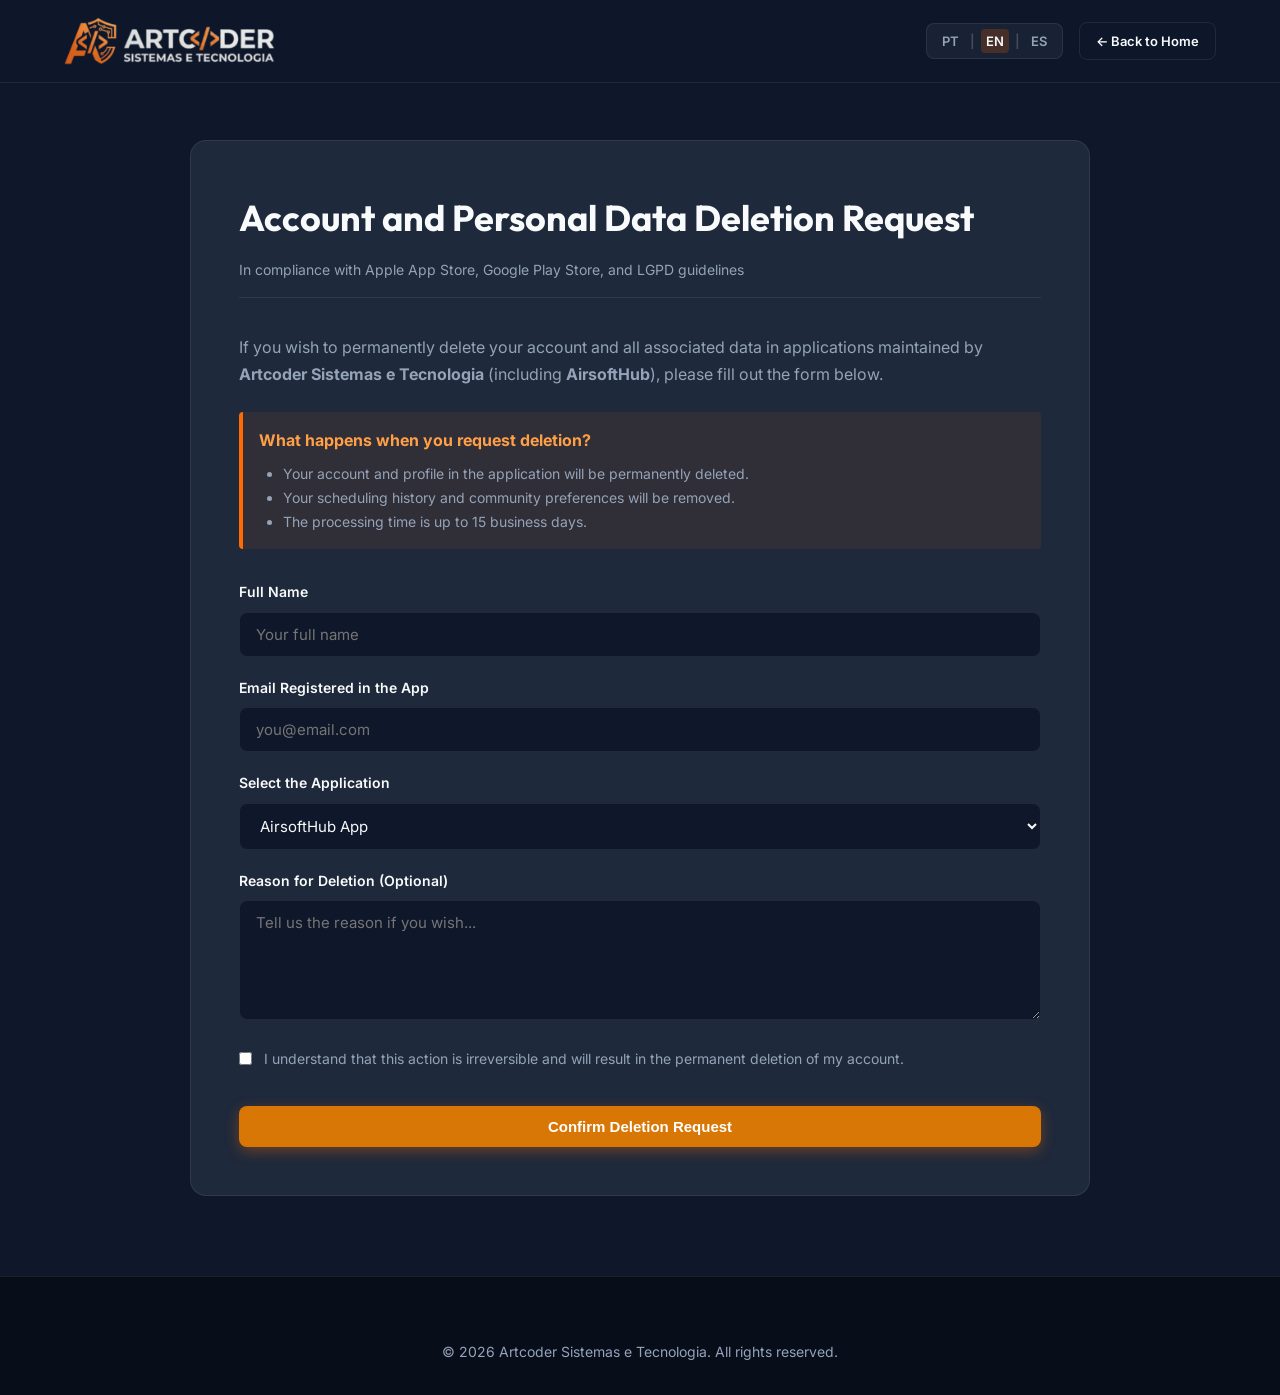
<file: en/account-deletion.html>
<!DOCTYPE html>
<html lang="en">

<head>
  <!-- Google Tag Manager -->
  <script>(function(w,d,s,l,i){w[l]=w[l]||[];w[l].push({'gtm.start':
  new Date().getTime(),event:'gtm.js'});var f=d.getElementsByTagName(s)[0],
  j=d.createElement(s),dl=l!='dataLayer'?'&l='+l:'';j.async=true;j.src=
  'https://www.googletagmanager.com/gtm.js?id='+i+dl;f.parentNode.insertBefore(j,f);
  })(window,document,'script','dataLayer','GTM-5N2GZZ7B');</script>
  <!-- End Google Tag Manager -->

  <meta charset="UTF-8">
  <meta name="viewport" content="width=device-width, initial-scale=1.0">
  <title>Account Deletion Request | Artcoder Sistemas e Tecnologia</title>
  <meta name="description" content="Official channel to request account deletion and data removal from Artcoder Sistemas e Tecnologia platforms.">
  <meta name="robots" content="index, follow">
  <link rel="canonical" href="https://artcoder.com.br/en/account-deletion.html">
  <link rel="alternate" hreflang="pt-BR" href="https://artcoder.com.br/exclusao-de-conta.html">
  <link rel="alternate" hreflang="en" href="https://artcoder.com.br/en/account-deletion.html">
  <link rel="alternate" hreflang="es" href="https://artcoder.com.br/es/eliminacion-de-cuenta.html">
  <link rel="alternate" hreflang="x-default" href="https://artcoder.com.br/exclusao-de-conta.html">

  <!-- Open Graph -->
  <meta property="og:locale" content="en_US">
  <meta property="og:type" content="article">
  <meta property="og:title" content="Account Deletion Request | Artcoder Sistemas e Tecnologia">
  <meta property="og:description" content="Form to request permanent deletion of registration data from Artcoder applications.">
  <meta property="og:url" content="https://artcoder.com.br/en/account-deletion.html">
  <meta property="og:site_name" content="Artcoder Sistemas e Tecnologia">
  <meta property="og:image" content="https://artcoder.com.br/assets/images/og-preview.png">

  <!-- Twitter Cards -->
  <meta name="twitter:card" content="summary">
  <meta name="twitter:title" content="Account Deletion Request | Artcoder Sistemas e Tecnologia">
  <meta name="twitter:description" content="Account deletion request in compliance with app store guidelines and LGPD.">
  <meta name="twitter:image" content="https://artcoder.com.br/assets/images/og-preview.png">

  <link rel="icon" href="../assets/images/logo.svg" type="image/svg+xml">
  <link rel="stylesheet" href="../assets/css/style.css">
</head>

<body>
  <!-- Google Tag Manager (noscript) -->
  <noscript><iframe src="https://www.googletagmanager.com/ns.html?id=GTM-5N2GZZ7B"
  height="0" width="0" style="display:none;visibility:hidden"></iframe></noscript>
  <!-- End Google Tag Manager (noscript) -->
  <header class="navbar">
    <div class="container nav-container">
      <a href="index.html" class="logo">
        <img src="../assets/images/isoelogo.svg" alt="Artcoder Sistemas e Tecnologia" height="50px" width="auto">
      </a>
      <div class="nav-actions">
        <nav class="lang-switcher" aria-label="Select language">
          <a href="../exclusao-de-conta.html" lang="pt-BR">PT</a>
          <span class="lang-sep" aria-hidden="true">|</span>
          <a href="account-deletion.html" class="active" lang="en" aria-current="page">EN</a>
          <span class="lang-sep" aria-hidden="true">|</span>
          <a href="../es/eliminacion-de-cuenta.html" lang="es">ES</a>
        </nav>
        <a href="index.html" class="btn btn-secondary" style="padding: 8px 16px; font-size: 13px;">← Back to Home</a>
      </div>
    </div>
  </header>

  <main class="legal-page">
    <div class="container">
      <article class="legal-content">
        <h1>Account and Personal Data Deletion Request</h1>
        <div class="meta-date">In compliance with Apple App Store, Google Play Store, and LGPD guidelines</div>

        <p>If you wish to permanently delete your account and all associated data in applications maintained by
          <strong>Artcoder Sistemas e Tecnologia</strong> (including <strong>AirsoftHub</strong>), please fill out the
          form below.</p>

        <div
          style="background: rgba(255, 107, 0, 0.08); border-left: 4px solid var(--primary-orange); padding: 16px; border-radius: 4px; margin: 24px 0;">
          <strong style="color: var(--secondary-orange);">What happens when you request deletion?</strong>
          <ul style="margin-top: 8px; font-size: 14px; margin-bottom: 0;">
            <li>Your account and profile in the application will be permanently deleted.</li>
            <li>Your scheduling history and community preferences will be removed.</li>
            <li>The processing time is up to 15 business days.</li>
          </ul>
        </div>

        <form id="form-exclusao" style="margin-top: 32px;">
          <div class="form-group">
            <label class="form-label" for="exclusao-nome">Full Name</label>
            <input type="text" id="exclusao-nome" class="form-control" placeholder="Your full name" required>
          </div>

          <div class="form-group">
            <label class="form-label" for="exclusao-email">Email Registered in the App</label>
            <input type="email" id="exclusao-email" class="form-control" placeholder="you@email.com" required>
          </div>

          <div class="form-group">
            <label class="form-label" for="exclusao-app">Select the Application</label>
            <select id="exclusao-app" class="form-control" required>
              <option value="AirsoftHub">AirsoftHub App</option>
              <option value="Outros Apps Artcoder">Other Artcoder product</option>
            </select>
          </div>

          <div class="form-group">
            <label class="form-label" for="exclusao-motivo">Reason for Deletion (Optional)</label>
            <textarea id="exclusao-motivo" class="form-control"
              placeholder="Tell us the reason if you wish..."></textarea>
          </div>

          <div class="form-group">
            <label class="form-checkbox">
              <input type="checkbox" id="exclusao-confirmacao" required>
              <span>I understand that this action is irreversible and will result in the permanent deletion of my
                account.</span>
            </label>
          </div>

          <button type="submit" class="btn btn-primary"
            style="width: 100%; margin-top: 16px; background-color: #d97706;">Confirm Deletion Request</button>
        </form>
      </article>
    </div>
  </main>

  <footer class="footer">
    <div class="container" style="text-align: center; color: var(--text-secondary); font-size: 14px;">
      © 2026 Artcoder Sistemas e Tecnologia. All rights reserved.
    </div>
  </footer>

  <div id="toast" class="toast">Request sent successfully!</div>
  <script src="../assets/js/main.js"></script>
</body>

</html>
</file>
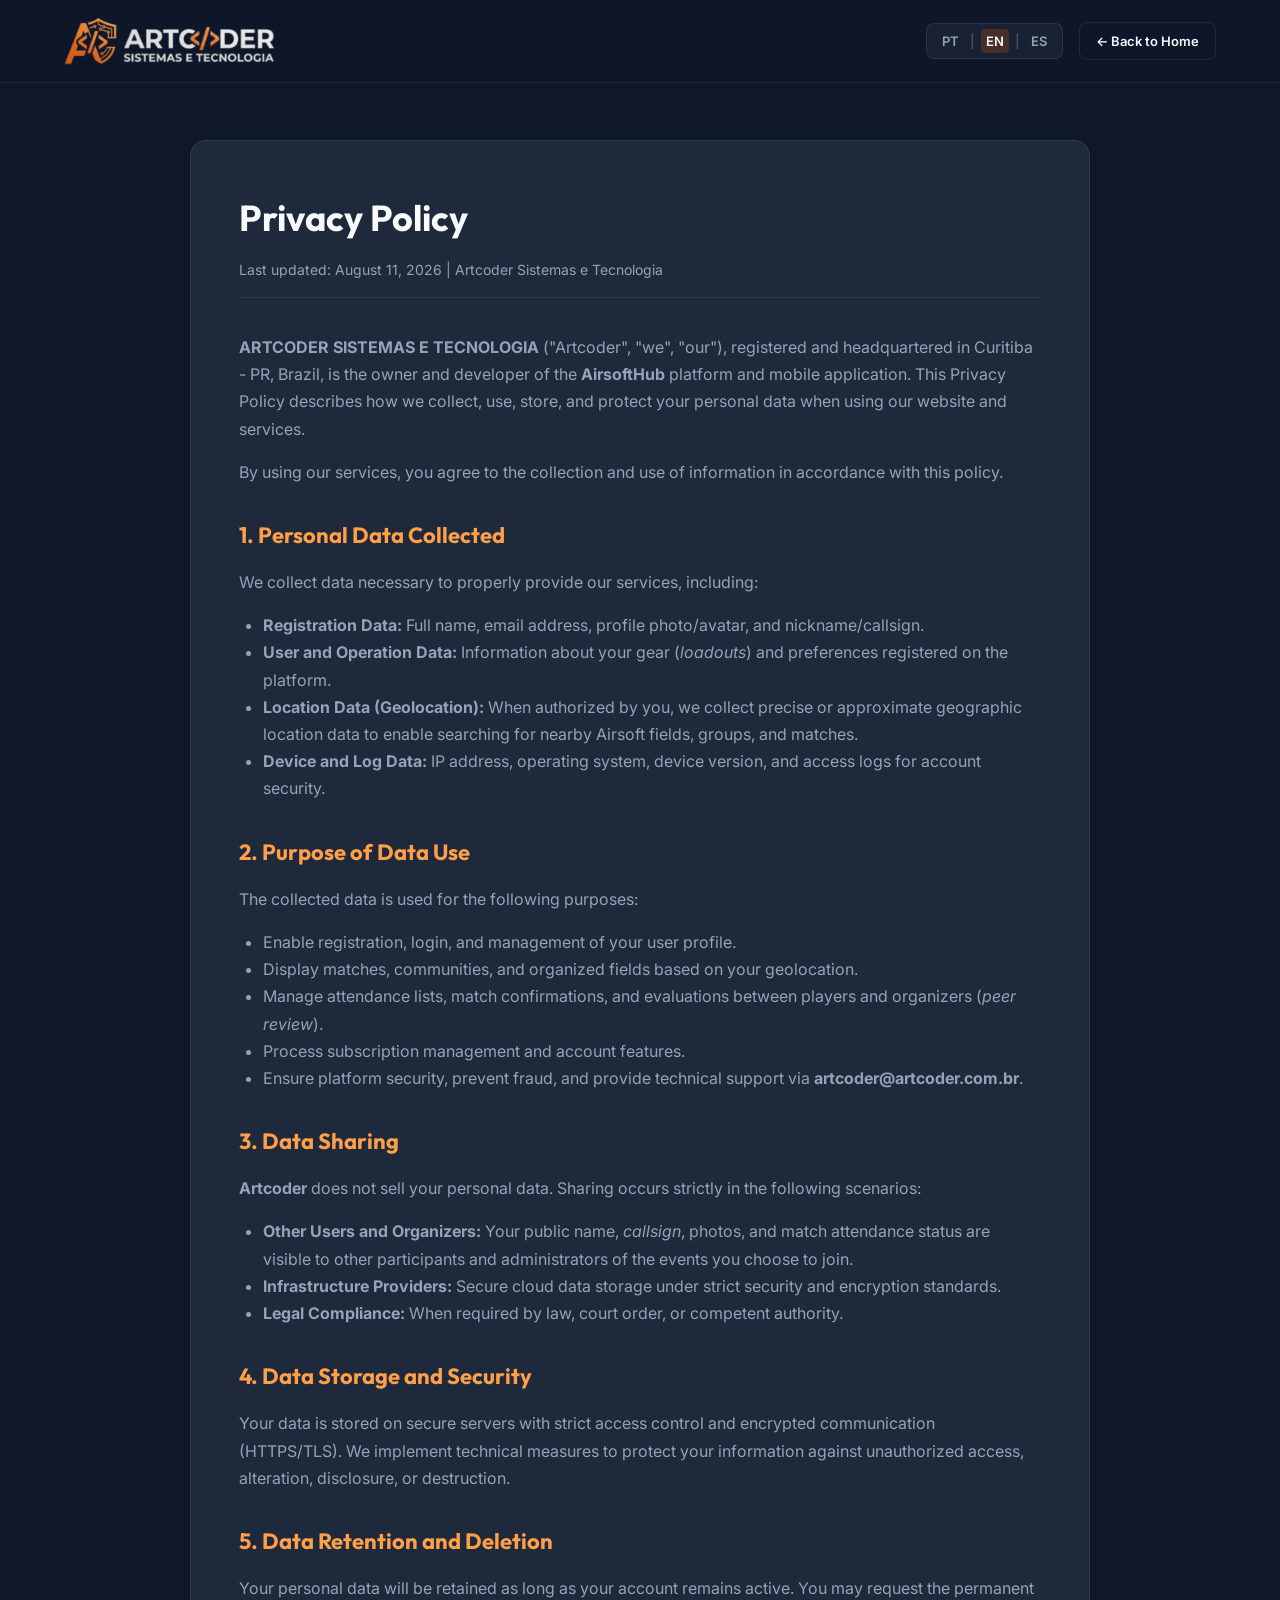
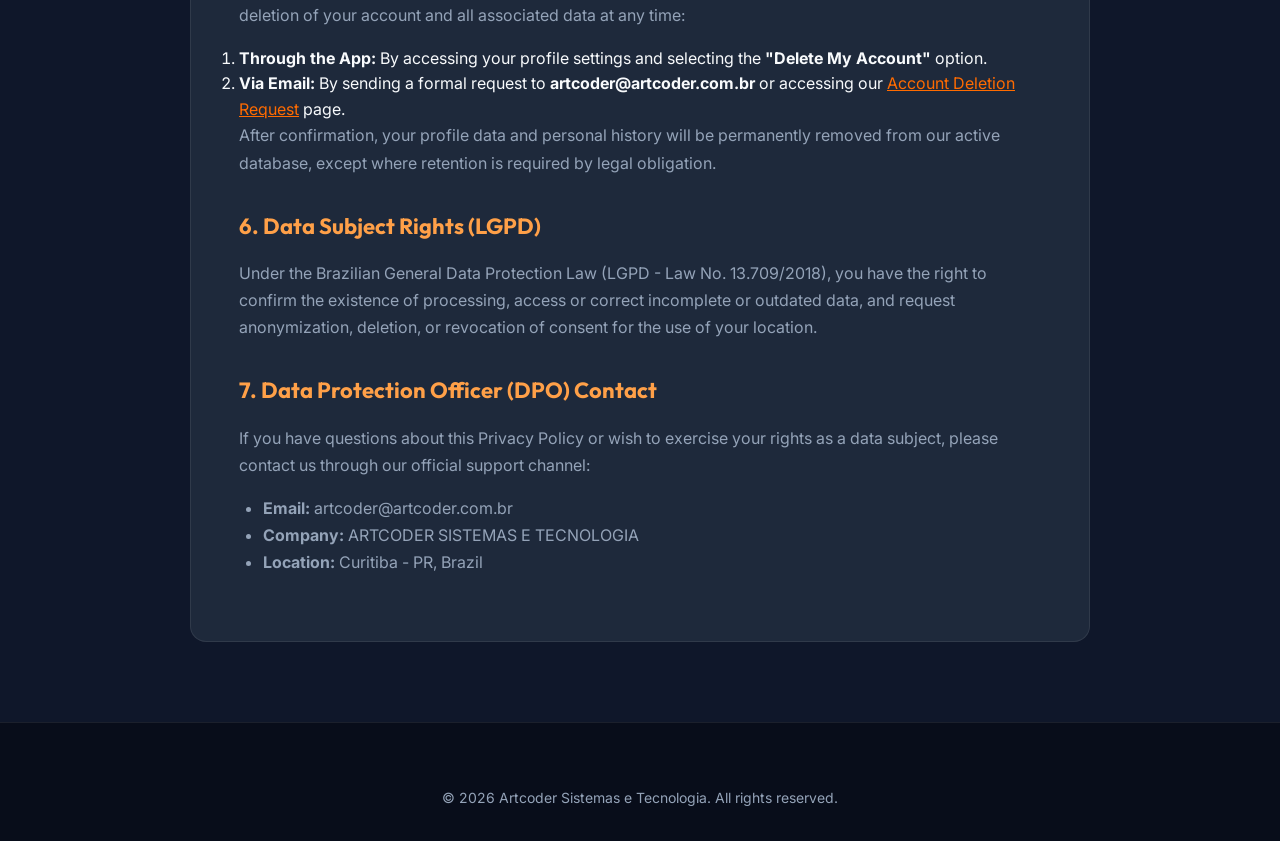
<file: en/privacy.html>
<!DOCTYPE html>
<html lang="en">

<head>
  <!-- Google Tag Manager -->
  <script>(function(w,d,s,l,i){w[l]=w[l]||[];w[l].push({'gtm.start':
  new Date().getTime(),event:'gtm.js'});var f=d.getElementsByTagName(s)[0],
  j=d.createElement(s),dl=l!='dataLayer'?'&l='+l:'';j.async=true;j.src=
  'https://www.googletagmanager.com/gtm.js?id='+i+dl;f.parentNode.insertBefore(j,f);
  })(window,document,'script','dataLayer','GTM-5N2GZZ7B');</script>
  <!-- End Google Tag Manager -->

  <meta charset="UTF-8">
  <meta name="viewport" content="width=device-width, initial-scale=1.0">
  <title>Privacy Policy | Artcoder Sistemas e Tecnologia</title>
  <meta name="description" content="Privacy Policy of Artcoder Sistemas e Tecnologia. Information on processing, protection, and privacy of personal data on our platforms.">
  <meta name="robots" content="index, follow">
  <link rel="canonical" href="https://artcoder.com.br/en/privacy.html">
  <link rel="alternate" hreflang="pt-BR" href="https://artcoder.com.br/privacidade.html">
  <link rel="alternate" hreflang="en" href="https://artcoder.com.br/en/privacy.html">
  <link rel="alternate" hreflang="es" href="https://artcoder.com.br/es/privacidad.html">
  <link rel="alternate" hreflang="x-default" href="https://artcoder.com.br/privacidade.html">

  <!-- Open Graph -->
  <meta property="og:locale" content="en_US">
  <meta property="og:type" content="article">
  <meta property="og:title" content="Privacy Policy | Artcoder Sistemas e Tecnologia">
  <meta property="og:description" content="Privacy Policy and LGPD compliance guidelines of Artcoder Sistemas e Tecnologia.">
  <meta property="og:url" content="https://artcoder.com.br/en/privacy.html">
  <meta property="og:site_name" content="Artcoder Sistemas e Tecnologia">
  <meta property="og:image" content="https://artcoder.com.br/assets/images/og-preview.png">

  <!-- Twitter Cards -->
  <meta name="twitter:card" content="summary">
  <meta name="twitter:title" content="Privacy Policy | Artcoder Sistemas e Tecnologia">
  <meta name="twitter:description" content="Data protection and privacy guidelines of Artcoder Sistemas e Tecnologia.">
  <meta name="twitter:image" content="https://artcoder.com.br/assets/images/og-preview.png">

  <link rel="icon" href="../assets/images/logo.svg" type="image/svg+xml">
  <link rel="stylesheet" href="../assets/css/style.css">
</head>

<body>
  <!-- Google Tag Manager (noscript) -->
  <noscript><iframe src="https://www.googletagmanager.com/ns.html?id=GTM-5N2GZZ7B"
  height="0" width="0" style="display:none;visibility:hidden"></iframe></noscript>
  <!-- End Google Tag Manager (noscript) -->
  <header class="navbar">
    <div class="container nav-container">
      <a href="index.html" class="logo">
        <img src="../assets/images/isoelogo.svg" alt="Artcoder Sistemas e Tecnologia" height="50px" width="auto">
      </a>
      <div class="nav-actions">
        <nav class="lang-switcher" aria-label="Select language">
          <a href="../privacidade.html" lang="pt-BR">PT</a>
          <span class="lang-sep" aria-hidden="true">|</span>
          <a href="privacy.html" class="active" lang="en" aria-current="page">EN</a>
          <span class="lang-sep" aria-hidden="true">|</span>
          <a href="../es/privacidad.html" lang="es">ES</a>
        </nav>
        <a href="index.html" class="btn btn-secondary" style="padding: 8px 16px; font-size: 13px;">← Back to Home</a>
      </div>
    </div>
  </header>

  <main class="legal-page">
    <div class="container">
      <article class="legal-content">
        <h1>Privacy Policy</h1>
        <div class="meta-date">Last updated: August 11, 2026 | Artcoder Sistemas e Tecnologia</div>

        <p><strong>ARTCODER SISTEMAS E TECNOLOGIA</strong> ("Artcoder", "we", "our"), registered and headquartered in
          Curitiba - PR, Brazil, is the owner and developer of the <strong>AirsoftHub</strong> platform and mobile
          application. This Privacy Policy describes how we collect, use, store, and protect your personal data when
          using our website and services.</p>
        <p>By using our services, you agree to the collection and use of information in accordance with this policy.</p>

        <h2>1. Personal Data Collected</h2>
        <p>We collect data necessary to properly provide our services, including:</p>
        <ul>
          <li><strong>Registration Data:</strong> Full name, email address, profile photo/avatar, and nickname/callsign.</li>
          <li><strong>User and Operation Data:</strong> Information about your gear (<em>loadouts</em>) and preferences registered on the platform.</li>
          <li><strong>Location Data (Geolocation):</strong> When authorized by you, we collect precise or approximate geographic location data to enable searching for nearby Airsoft fields, groups, and matches.</li>
          <li><strong>Device and Log Data:</strong> IP address, operating system, device version, and access logs for account security.</li>
        </ul>

        <h2>2. Purpose of Data Use</h2>
        <p>The collected data is used for the following purposes:</p>
        <ul>
          <li>Enable registration, login, and management of your user profile.</li>
          <li>Display matches, communities, and organized fields based on your geolocation.</li>
          <li>Manage attendance lists, match confirmations, and evaluations between players and organizers (<em>peer review</em>).</li>
          <li>Process subscription management and account features.</li>
          <li>Ensure platform security, prevent fraud, and provide technical support via <strong>artcoder@artcoder.com.br</strong>.</li>
        </ul>

        <h2>3. Data Sharing</h2>
        <p><strong>Artcoder</strong> does not sell your personal data. Sharing occurs strictly in the following scenarios:</p>
        <ul>
          <li><strong>Other Users and Organizers:</strong> Your public name, <em>callsign</em>, photos, and match attendance status are visible to other participants and administrators of the events you choose to join.</li>
          <li><strong>Infrastructure Providers:</strong> Secure cloud data storage under strict security and encryption standards.</li>
          <li><strong>Legal Compliance:</strong> When required by law, court order, or competent authority.</li>
        </ul>

        <h2>4. Data Storage and Security</h2>
        <p>Your data is stored on secure servers with strict access control and encrypted communication (HTTPS/TLS). We implement technical measures to protect your information against unauthorized access, alteration, disclosure, or destruction.</p>

        <h2>5. Data Retention and Deletion</h2>
        <p>Your personal data will be retained as long as your account remains active. You may request the permanent deletion of your account and all associated data at any time:</p>
        <ol>
          <li><strong>Through the App:</strong> By accessing your profile settings and selecting the <strong>"Delete My Account"</strong> option.</li>
          <li><strong>Via Email:</strong> By sending a formal request to <strong>artcoder@artcoder.com.br</strong> or accessing our <a href="account-deletion.html" style="color: var(--primary-orange);">Account Deletion Request</a> page.</li>
        </ol>
        <p>After confirmation, your profile data and personal history will be permanently removed from our active database, except where retention is required by legal obligation.</p>

        <h2>6. Data Subject Rights (LGPD)</h2>
        <p>Under the Brazilian General Data Protection Law (LGPD - Law No. 13.709/2018), you have the right to confirm the existence of processing, access or correct incomplete or outdated data, and request anonymization, deletion, or revocation of consent for the use of your location.</p>

        <h2>7. Data Protection Officer (DPO) Contact</h2>
        <p>If you have questions about this Privacy Policy or wish to exercise your rights as a data subject, please contact us through our official support channel:</p>
        <ul>
          <li><strong>Email:</strong> artcoder@artcoder.com.br</li>
          <li><strong>Company:</strong> ARTCODER SISTEMAS E TECNOLOGIA</li>
          <li><strong>Location:</strong> Curitiba - PR, Brazil</li>
        </ul>
      </article>
    </div>
  </main>

  <footer class="footer">
    <div class="container" style="text-align: center; color: var(--text-secondary); font-size: 14px;">
      © 2026 Artcoder Sistemas e Tecnologia. All rights reserved.
    </div>
  </footer>
</body>

</html>
</file>
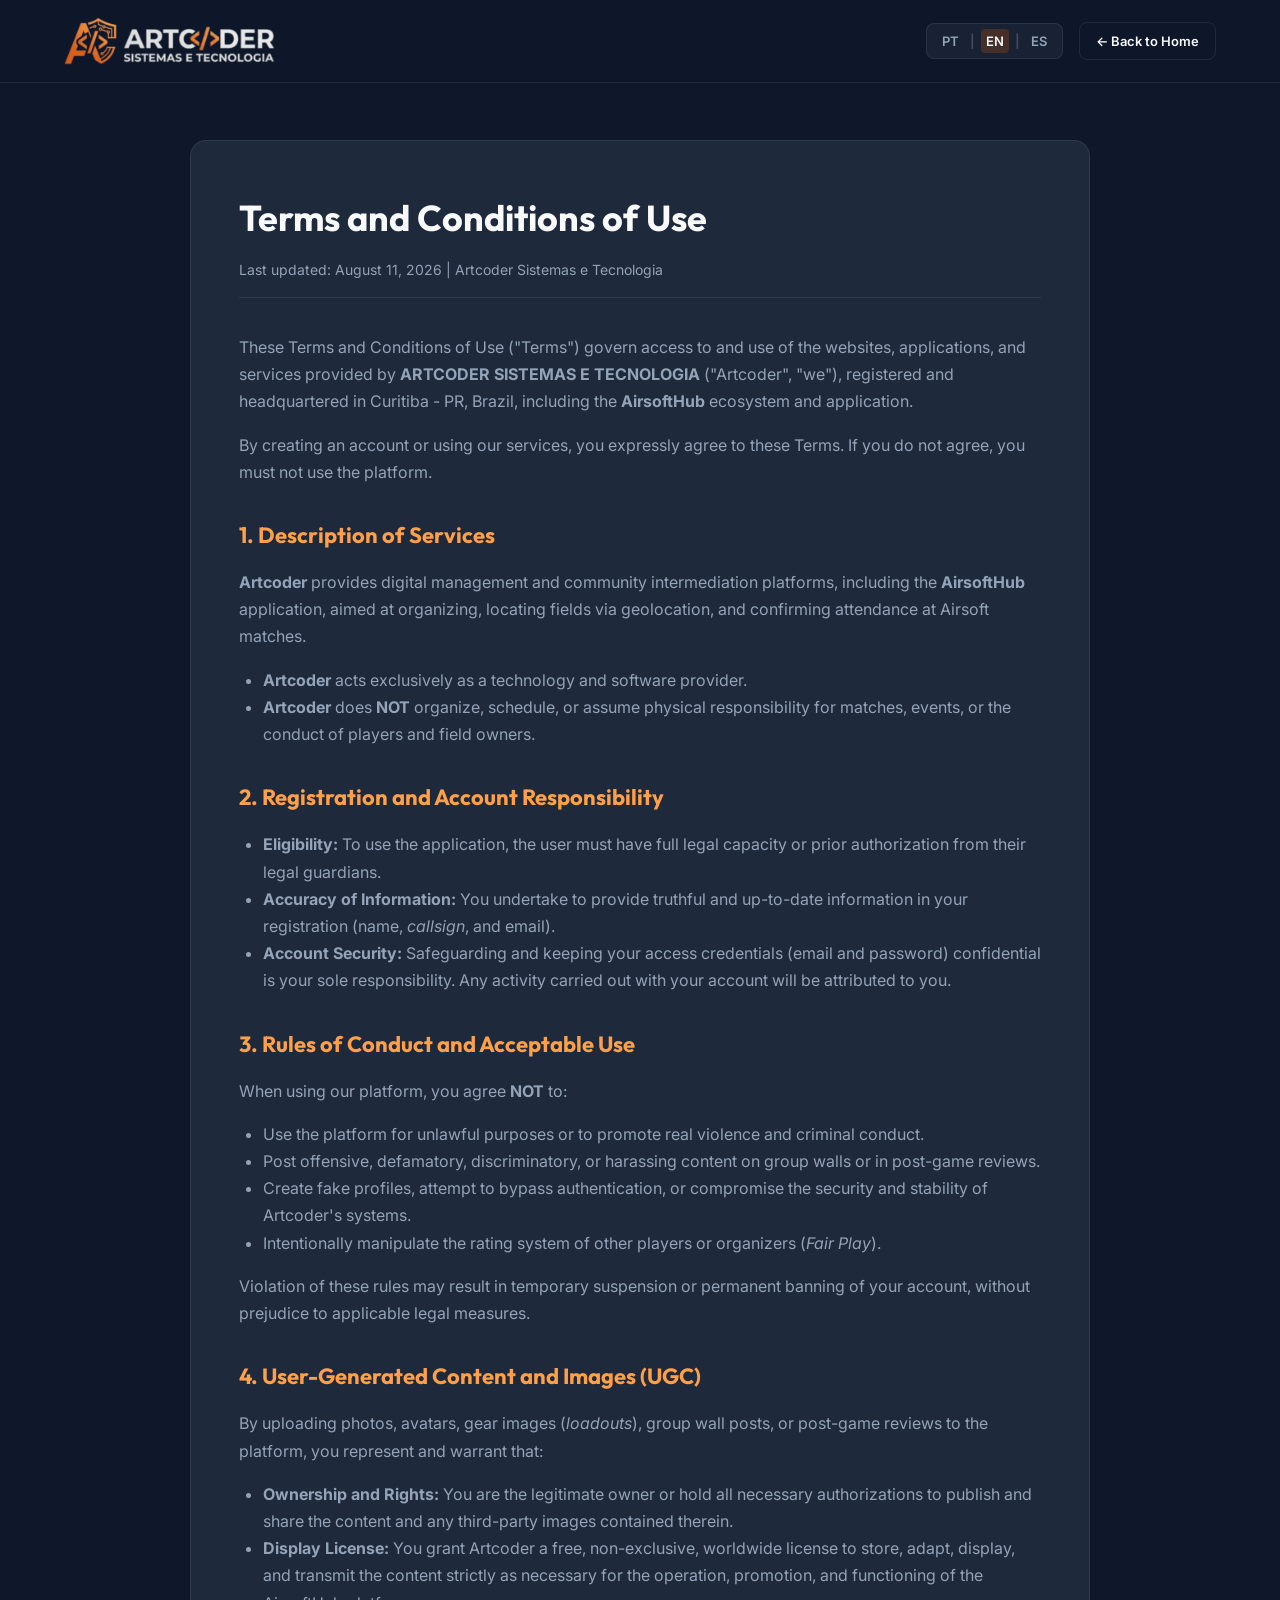
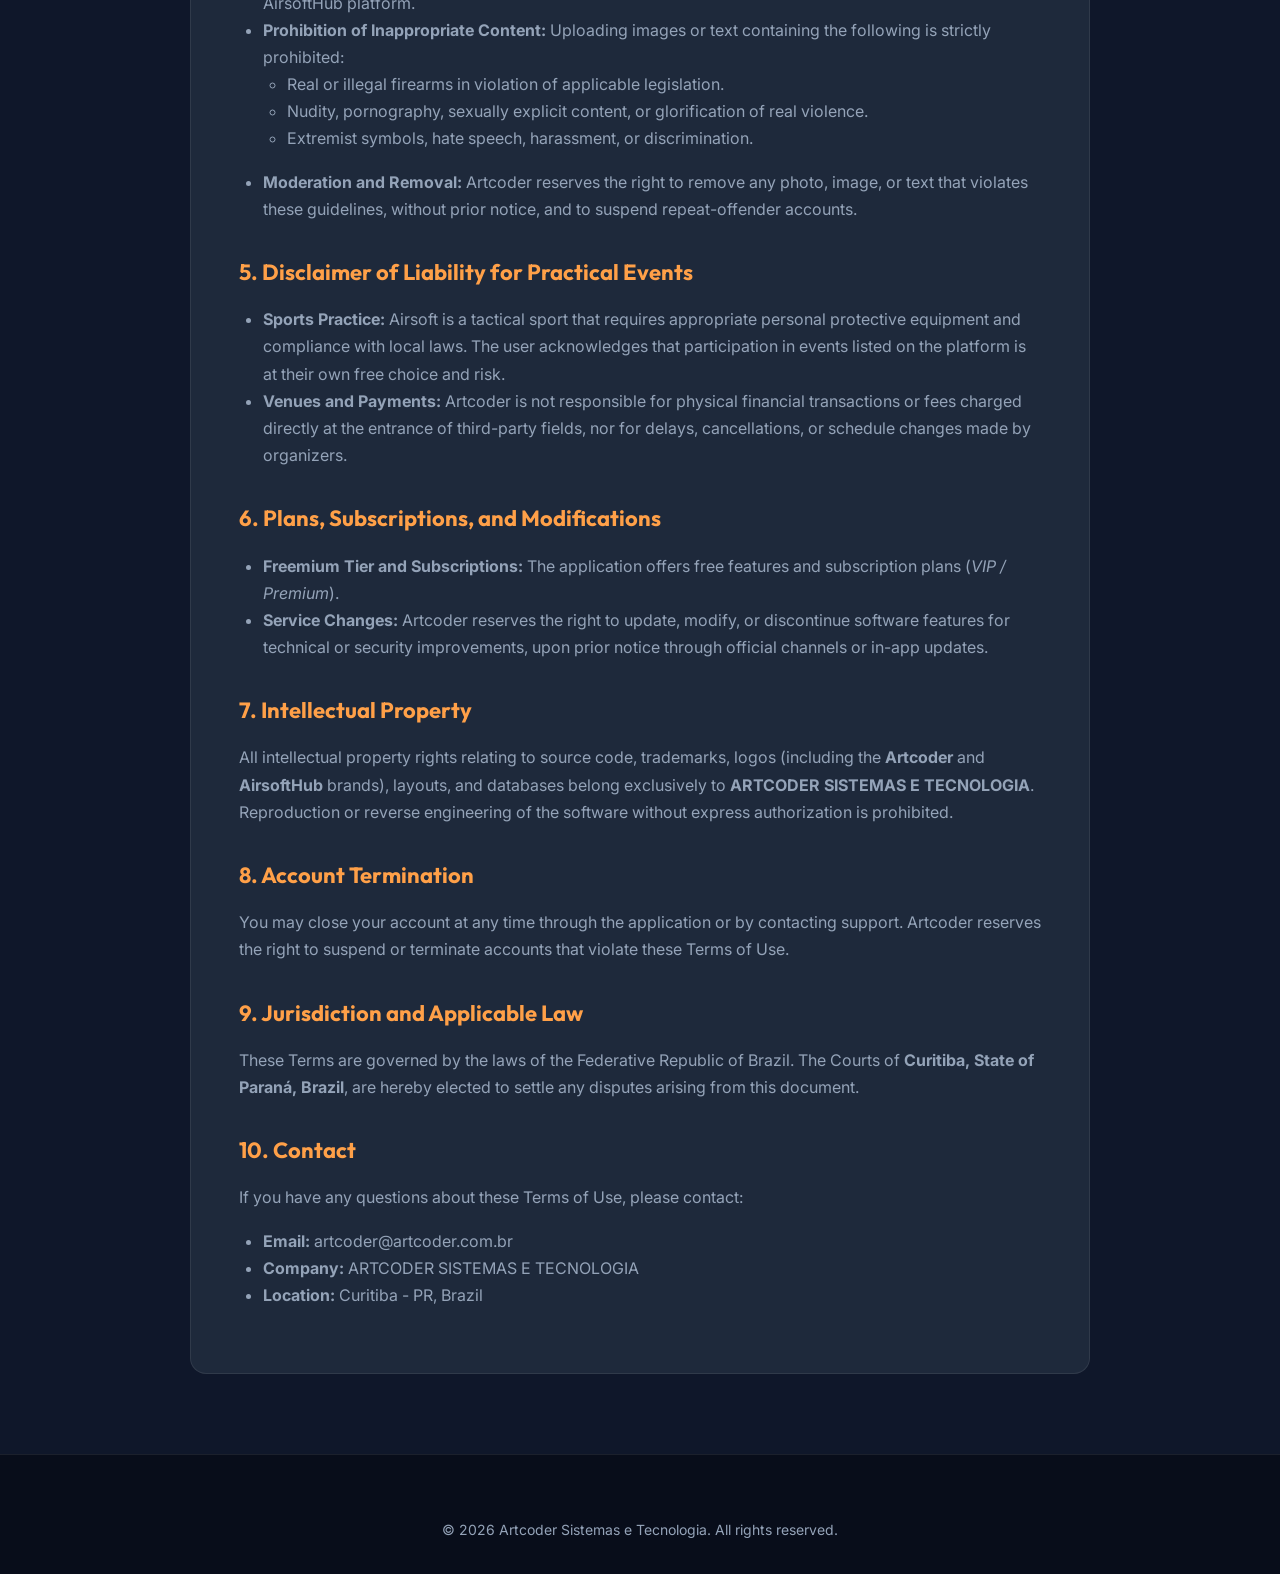
<file: en/terms.html>
<!DOCTYPE html>
<html lang="en">

<head>
  <!-- Google Tag Manager -->
  <script>(function(w,d,s,l,i){w[l]=w[l]||[];w[l].push({'gtm.start':
  new Date().getTime(),event:'gtm.js'});var f=d.getElementsByTagName(s)[0],
  j=d.createElement(s),dl=l!='dataLayer'?'&l='+l:'';j.async=true;j.src=
  'https://www.googletagmanager.com/gtm.js?id='+i+dl;f.parentNode.insertBefore(j,f);
  })(window,document,'script','dataLayer','GTM-5N2GZZ7B');</script>
  <!-- End Google Tag Manager -->

  <meta charset="UTF-8">
  <meta name="viewport" content="width=device-width, initial-scale=1.0">
  <title>Terms of Use | Artcoder Sistemas e Tecnologia</title>
  <meta name="description" content="Terms of Use of Artcoder Sistemas e Tecnologia. Conditions and rules for using our platforms, applications, and digital services.">
  <meta name="robots" content="index, follow">
  <link rel="canonical" href="https://artcoder.com.br/en/terms.html">
  <link rel="alternate" hreflang="pt-BR" href="https://artcoder.com.br/termos.html">
  <link rel="alternate" hreflang="en" href="https://artcoder.com.br/en/terms.html">
  <link rel="alternate" hreflang="es" href="https://artcoder.com.br/es/terminos.html">
  <link rel="alternate" hreflang="x-default" href="https://artcoder.com.br/termos.html">

  <!-- Open Graph -->
  <meta property="og:locale" content="en_US">
  <meta property="og:type" content="article">
  <meta property="og:title" content="Terms of Use | Artcoder Sistemas e Tecnologia">
  <meta property="og:description" content="Terms of Use and usage guidelines for Artcoder Sistemas e Tecnologia solutions.">
  <meta property="og:url" content="https://artcoder.com.br/en/terms.html">
  <meta property="og:site_name" content="Artcoder Sistemas e Tecnologia">
  <meta property="og:image" content="https://artcoder.com.br/assets/images/og-preview.png">

  <!-- Twitter Cards -->
  <meta name="twitter:card" content="summary">
  <meta name="twitter:title" content="Terms of Use | Artcoder Sistemas e Tecnologia">
  <meta name="twitter:description" content="Terms of Use and general conditions of Artcoder Sistemas e Tecnologia products.">
  <meta name="twitter:image" content="https://artcoder.com.br/assets/images/og-preview.png">

  <link rel="icon" href="../assets/images/logo.svg" type="image/svg+xml">
  <link rel="stylesheet" href="../assets/css/style.css">
</head>

<body>
  <!-- Google Tag Manager (noscript) -->
  <noscript><iframe src="https://www.googletagmanager.com/ns.html?id=GTM-5N2GZZ7B"
  height="0" width="0" style="display:none;visibility:hidden"></iframe></noscript>
  <!-- End Google Tag Manager (noscript) -->
  <header class="navbar">
    <div class="container nav-container">
      <a href="index.html" class="logo">
        <img src="../assets/images/isoelogo.svg" alt="Artcoder Sistemas e Tecnologia" height="50px" width="auto">
      </a>
      <div class="nav-actions">
        <nav class="lang-switcher" aria-label="Select language">
          <a href="../termos.html" lang="pt-BR">PT</a>
          <span class="lang-sep" aria-hidden="true">|</span>
          <a href="terms.html" class="active" lang="en" aria-current="page">EN</a>
          <span class="lang-sep" aria-hidden="true">|</span>
          <a href="../es/terminos.html" lang="es">ES</a>
        </nav>
        <a href="index.html" class="btn btn-secondary" style="padding: 8px 16px; font-size: 13px;">← Back to Home</a>
      </div>
    </div>
  </header>

  <main class="legal-page">
    <div class="container">
      <article class="legal-content">
        <h1>Terms and Conditions of Use</h1>
        <div class="meta-date">Last updated: August 11, 2026 | Artcoder Sistemas e Tecnologia</div>

        <p>These Terms and Conditions of Use ("Terms") govern access to and use of the websites, applications, and services provided by <strong>ARTCODER SISTEMAS E TECNOLOGIA</strong> ("Artcoder", "we"), registered and headquartered in Curitiba - PR, Brazil, including the <strong>AirsoftHub</strong> ecosystem and application.</p>
        <p>By creating an account or using our services, you expressly agree to these Terms. If you do not agree, you must not use the platform.</p>

        <h2>1. Description of Services</h2>
        <p><strong>Artcoder</strong> provides digital management and community intermediation platforms, including the <strong>AirsoftHub</strong> application, aimed at organizing, locating fields via geolocation, and confirming attendance at Airsoft matches.</p>
        <ul>
          <li><strong>Artcoder</strong> acts exclusively as a technology and software provider.</li>
          <li><strong>Artcoder</strong> does <strong>NOT</strong> organize, schedule, or assume physical responsibility for matches, events, or the conduct of players and field owners.</li>
        </ul>

        <h2>2. Registration and Account Responsibility</h2>
        <ul>
          <li><strong>Eligibility:</strong> To use the application, the user must have full legal capacity or prior authorization from their legal guardians.</li>
          <li><strong>Accuracy of Information:</strong> You undertake to provide truthful and up-to-date information in your registration (name, <em>callsign</em>, and email).</li>
          <li><strong>Account Security:</strong> Safeguarding and keeping your access credentials (email and password) confidential is your sole responsibility. Any activity carried out with your account will be attributed to you.</li>
        </ul>

        <h2>3. Rules of Conduct and Acceptable Use</h2>
        <p>When using our platform, you agree <strong>NOT</strong> to:</p>
        <ul>
          <li>Use the platform for unlawful purposes or to promote real violence and criminal conduct.</li>
          <li>Post offensive, defamatory, discriminatory, or harassing content on group walls or in post-game reviews.</li>
          <li>Create fake profiles, attempt to bypass authentication, or compromise the security and stability of Artcoder's systems.</li>
          <li>Intentionally manipulate the rating system of other players or organizers (<em>Fair Play</em>).</li>
        </ul>
        <p>Violation of these rules may result in temporary suspension or permanent banning of your account, without prejudice to applicable legal measures.</p>

        <h2>4. User-Generated Content and Images (UGC)</h2>
        <p>By uploading photos, avatars, gear images (<em>loadouts</em>), group wall posts, or post-game reviews to the platform, you represent and warrant that:</p>
        <ul>
          <li><strong>Ownership and Rights:</strong> You are the legitimate owner or hold all necessary authorizations to publish and share the content and any third-party images contained therein.</li>
          <li><strong>Display License:</strong> You grant Artcoder a free, non-exclusive, worldwide license to store, adapt, display, and transmit the content strictly as necessary for the operation, promotion, and functioning of the AirsoftHub platform.</li>
          <li><strong>Prohibition of Inappropriate Content:</strong> Uploading images or text containing the following is strictly prohibited:
            <ul>
              <li>Real or illegal firearms in violation of applicable legislation.</li>
              <li>Nudity, pornography, sexually explicit content, or glorification of real violence.</li>
              <li>Extremist symbols, hate speech, harassment, or discrimination.</li>
            </ul>
          </li>
          <li><strong>Moderation and Removal:</strong> Artcoder reserves the right to remove any photo, image, or text that violates these guidelines, without prior notice, and to suspend repeat-offender accounts.</li>
        </ul>

        <h2>5. Disclaimer of Liability for Practical Events</h2>
        <ul>
          <li><strong>Sports Practice:</strong> Airsoft is a tactical sport that requires appropriate personal protective equipment and compliance with local laws. The user acknowledges that participation in events listed on the platform is at their own free choice and risk.</li>
          <li><strong>Venues and Payments:</strong> Artcoder is not responsible for physical financial transactions or fees charged directly at the entrance of third-party fields, nor for delays, cancellations, or schedule changes made by organizers.</li>
        </ul>

        <h2>6. Plans, Subscriptions, and Modifications</h2>
        <ul>
          <li><strong>Freemium Tier and Subscriptions:</strong> The application offers free features and subscription plans (<em>VIP / Premium</em>).</li>
          <li><strong>Service Changes:</strong> Artcoder reserves the right to update, modify, or discontinue software features for technical or security improvements, upon prior notice through official channels or in-app updates.</li>
        </ul>

        <h2>7. Intellectual Property</h2>
        <p>All intellectual property rights relating to source code, trademarks, logos (including the <strong>Artcoder</strong> and <strong>AirsoftHub</strong> brands), layouts, and databases belong exclusively to <strong>ARTCODER SISTEMAS E TECNOLOGIA</strong>. Reproduction or reverse engineering of the software without express authorization is prohibited.</p>

        <h2>8. Account Termination</h2>
        <p>You may close your account at any time through the application or by contacting support. Artcoder reserves the right to suspend or terminate accounts that violate these Terms of Use.</p>

        <h2>9. Jurisdiction and Applicable Law</h2>
        <p>These Terms are governed by the laws of the Federative Republic of Brazil. The Courts of <strong>Curitiba, State of Paraná, Brazil</strong>, are hereby elected to settle any disputes arising from this document.</p>

        <h2>10. Contact</h2>
        <p>If you have any questions about these Terms of Use, please contact:</p>
        <ul>
          <li><strong>Email:</strong> artcoder@artcoder.com.br</li>
          <li><strong>Company:</strong> ARTCODER SISTEMAS E TECNOLOGIA</li>
          <li><strong>Location:</strong> Curitiba - PR, Brazil</li>
        </ul>
      </article>
    </div>
  </main>

  <footer class="footer">
    <div class="container" style="text-align: center; color: var(--text-secondary); font-size: 14px;">
      © 2026 Artcoder Sistemas e Tecnologia. All rights reserved.
    </div>
  </footer>
</body>

</html>
</file>
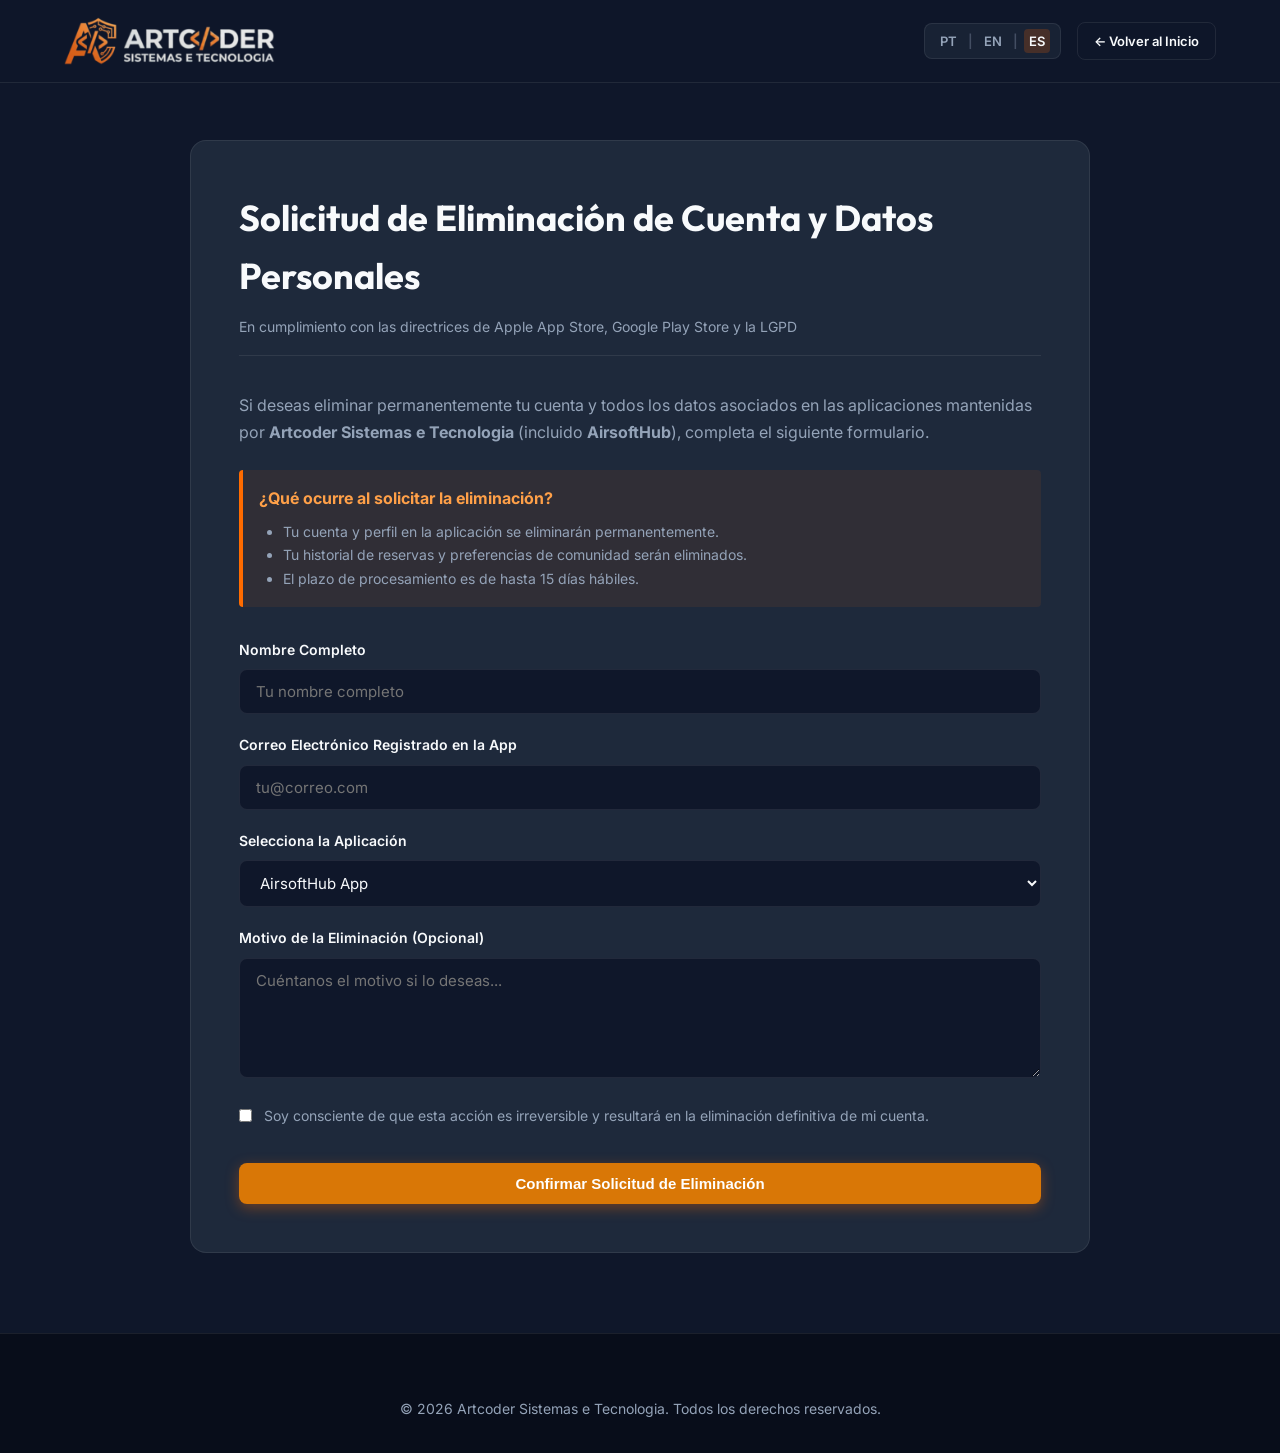
<file: es/eliminacion-de-cuenta.html>
<!DOCTYPE html>
<html lang="es">

<head>
  <!-- Google Tag Manager -->
  <script>(function(w,d,s,l,i){w[l]=w[l]||[];w[l].push({'gtm.start':
  new Date().getTime(),event:'gtm.js'});var f=d.getElementsByTagName(s)[0],
  j=d.createElement(s),dl=l!='dataLayer'?'&l='+l:'';j.async=true;j.src=
  'https://www.googletagmanager.com/gtm.js?id='+i+dl;f.parentNode.insertBefore(j,f);
  })(window,document,'script','dataLayer','GTM-5N2GZZ7B');</script>
  <!-- End Google Tag Manager -->

  <meta charset="UTF-8">
  <meta name="viewport" content="width=device-width, initial-scale=1.0">
  <title>Solicitud de Eliminación de Cuenta | Artcoder Sistemas e Tecnologia</title>
  <meta name="description" content="Canal oficial para solicitar la eliminación de cuenta y remoción de datos de las plataformas de Artcoder Sistemas e Tecnologia.">
  <meta name="robots" content="index, follow">
  <link rel="canonical" href="https://artcoder.com.br/es/eliminacion-de-cuenta.html">
  <link rel="alternate" hreflang="pt-BR" href="https://artcoder.com.br/exclusao-de-conta.html">
  <link rel="alternate" hreflang="en" href="https://artcoder.com.br/en/account-deletion.html">
  <link rel="alternate" hreflang="es" href="https://artcoder.com.br/es/eliminacion-de-cuenta.html">
  <link rel="alternate" hreflang="x-default" href="https://artcoder.com.br/exclusao-de-conta.html">

  <!-- Open Graph -->
  <meta property="og:locale" content="es_ES">
  <meta property="og:type" content="article">
  <meta property="og:title" content="Solicitud de Eliminación de Cuenta | Artcoder Sistemas e Tecnologia">
  <meta property="og:description" content="Formulario para solicitar la eliminación definitiva de datos de registro de las aplicaciones de Artcoder.">
  <meta property="og:url" content="https://artcoder.com.br/es/eliminacion-de-cuenta.html">
  <meta property="og:site_name" content="Artcoder Sistemas e Tecnologia">
  <meta property="og:image" content="https://artcoder.com.br/assets/images/og-preview.png">

  <!-- Twitter Cards -->
  <meta name="twitter:card" content="summary">
  <meta name="twitter:title" content="Solicitud de Eliminación de Cuenta | Artcoder Sistemas e Tecnologia">
  <meta name="twitter:description" content="Solicitud de eliminación de cuenta en cumplimiento con las directrices de las tiendas y la LGPD.">
  <meta name="twitter:image" content="https://artcoder.com.br/assets/images/og-preview.png">

  <link rel="icon" href="../assets/images/logo.svg" type="image/svg+xml">
  <link rel="stylesheet" href="../assets/css/style.css">
</head>

<body>
  <!-- Google Tag Manager (noscript) -->
  <noscript><iframe src="https://www.googletagmanager.com/ns.html?id=GTM-5N2GZZ7B"
  height="0" width="0" style="display:none;visibility:hidden"></iframe></noscript>
  <!-- End Google Tag Manager (noscript) -->
  <header class="navbar">
    <div class="container nav-container">
      <a href="index.html" class="logo">
        <img src="../assets/images/isoelogo.svg" alt="Artcoder Sistemas e Tecnologia" height="50px" width="auto">
      </a>
      <div class="nav-actions">
        <nav class="lang-switcher" aria-label="Seleccionar idioma">
          <a href="../exclusao-de-conta.html" lang="pt-BR">PT</a>
          <span class="lang-sep" aria-hidden="true">|</span>
          <a href="../en/account-deletion.html" lang="en">EN</a>
          <span class="lang-sep" aria-hidden="true">|</span>
          <a href="eliminacion-de-cuenta.html" class="active" lang="es" aria-current="page">ES</a>
        </nav>
        <a href="index.html" class="btn btn-secondary" style="padding: 8px 16px; font-size: 13px;">← Volver al Inicio</a>
      </div>
    </div>
  </header>

  <main class="legal-page">
    <div class="container">
      <article class="legal-content">
        <h1>Solicitud de Eliminación de Cuenta y Datos Personales</h1>
        <div class="meta-date">En cumplimiento con las directrices de Apple App Store, Google Play Store y la LGPD</div>

        <p>Si deseas eliminar permanentemente tu cuenta y todos los datos asociados en las aplicaciones mantenidas por
          <strong>Artcoder Sistemas e Tecnologia</strong> (incluido <strong>AirsoftHub</strong>), completa el
          siguiente formulario.</p>

        <div
          style="background: rgba(255, 107, 0, 0.08); border-left: 4px solid var(--primary-orange); padding: 16px; border-radius: 4px; margin: 24px 0;">
          <strong style="color: var(--secondary-orange);">¿Qué ocurre al solicitar la eliminación?</strong>
          <ul style="margin-top: 8px; font-size: 14px; margin-bottom: 0;">
            <li>Tu cuenta y perfil en la aplicación se eliminarán permanentemente.</li>
            <li>Tu historial de reservas y preferencias de comunidad serán eliminados.</li>
            <li>El plazo de procesamiento es de hasta 15 días hábiles.</li>
          </ul>
        </div>

        <form id="form-exclusao" style="margin-top: 32px;">
          <div class="form-group">
            <label class="form-label" for="exclusao-nome">Nombre Completo</label>
            <input type="text" id="exclusao-nome" class="form-control" placeholder="Tu nombre completo" required>
          </div>

          <div class="form-group">
            <label class="form-label" for="exclusao-email">Correo Electrónico Registrado en la App</label>
            <input type="email" id="exclusao-email" class="form-control" placeholder="tu@correo.com" required>
          </div>

          <div class="form-group">
            <label class="form-label" for="exclusao-app">Selecciona la Aplicación</label>
            <select id="exclusao-app" class="form-control" required>
              <option value="AirsoftHub">AirsoftHub App</option>
              <option value="Outros Apps Artcoder">Otro producto de Artcoder</option>
            </select>
          </div>

          <div class="form-group">
            <label class="form-label" for="exclusao-motivo">Motivo de la Eliminación (Opcional)</label>
            <textarea id="exclusao-motivo" class="form-control"
              placeholder="Cuéntanos el motivo si lo deseas..."></textarea>
          </div>

          <div class="form-group">
            <label class="form-checkbox">
              <input type="checkbox" id="exclusao-confirmacao" required>
              <span>Soy consciente de que esta acción es irreversible y resultará en la eliminación definitiva de mi
                cuenta.</span>
            </label>
          </div>

          <button type="submit" class="btn btn-primary"
            style="width: 100%; margin-top: 16px; background-color: #d97706;">Confirmar Solicitud de Eliminación</button>
        </form>
      </article>
    </div>
  </main>

  <footer class="footer">
    <div class="container" style="text-align: center; color: var(--text-secondary); font-size: 14px;">
      © 2026 Artcoder Sistemas e Tecnologia. Todos los derechos reservados.
    </div>
  </footer>

  <div id="toast" class="toast">¡Solicitud enviada con éxito!</div>
  <script src="../assets/js/main.js"></script>
</body>

</html>
</file>
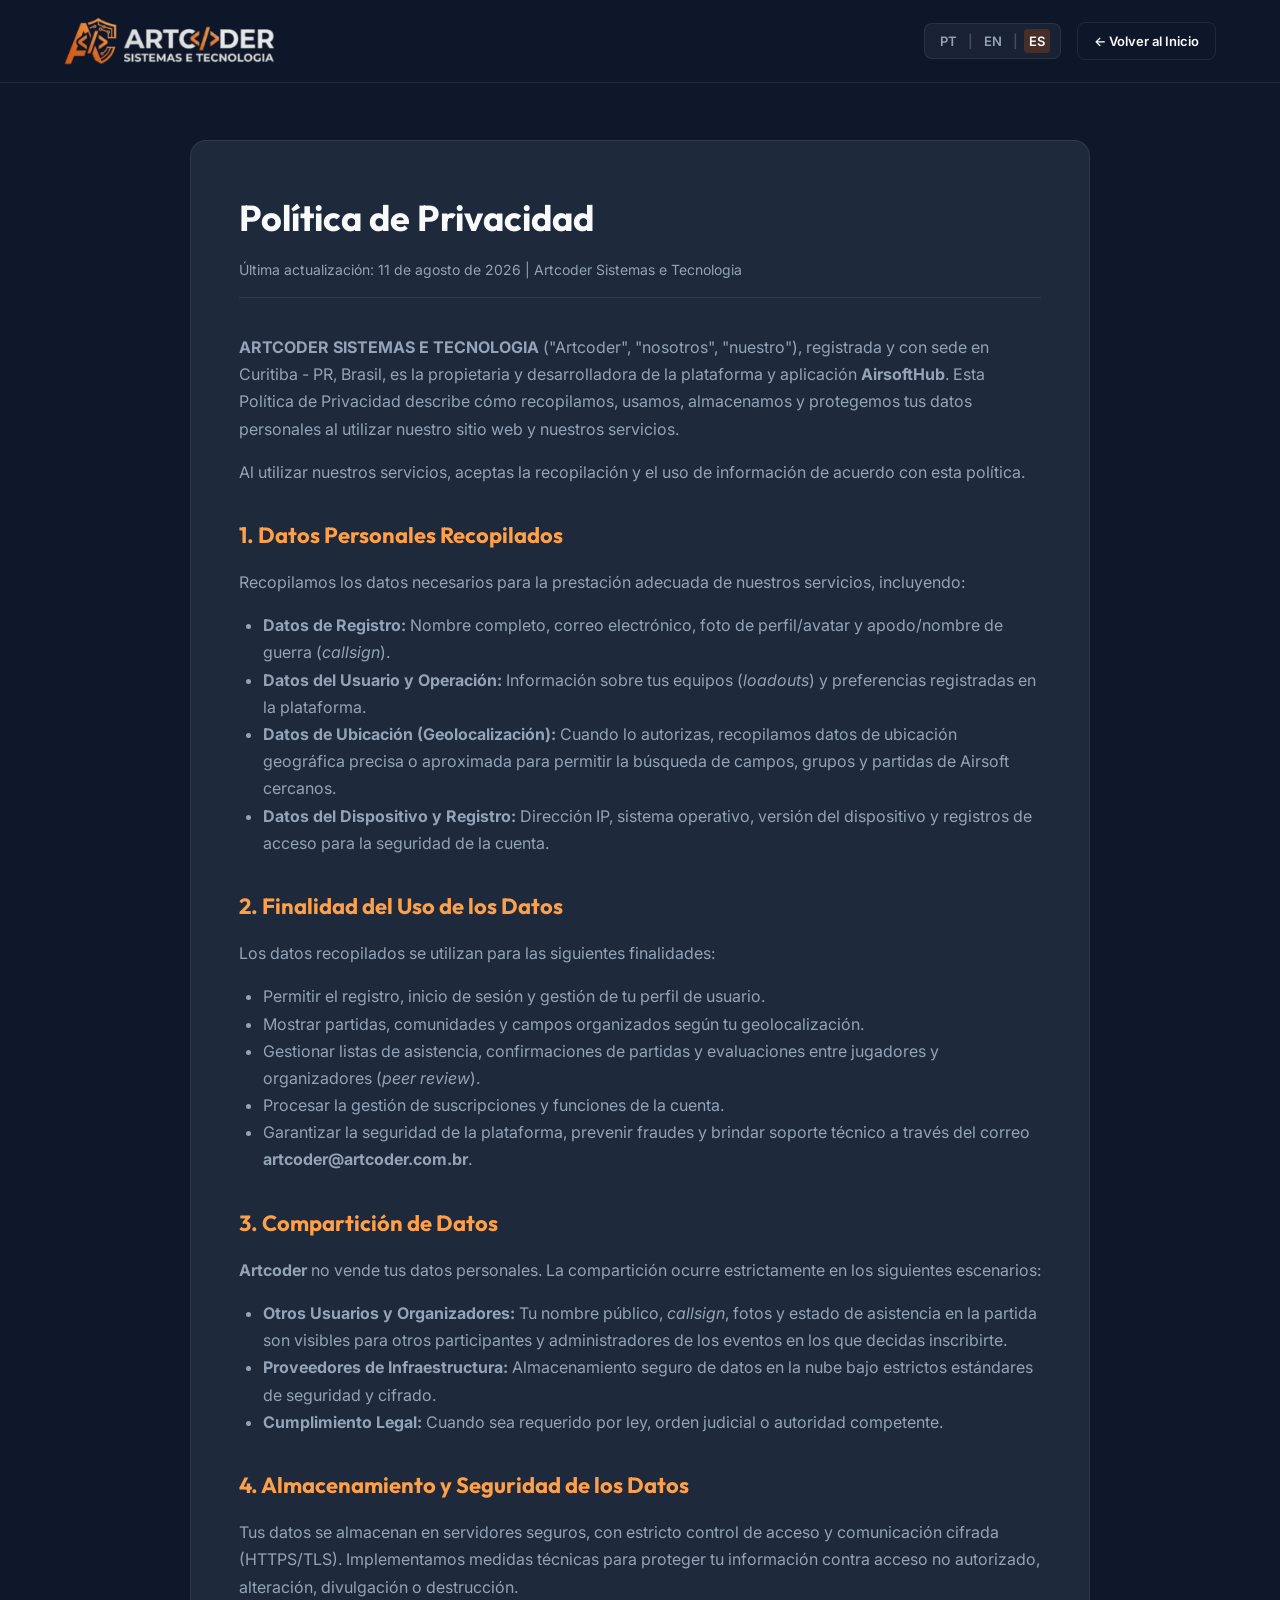
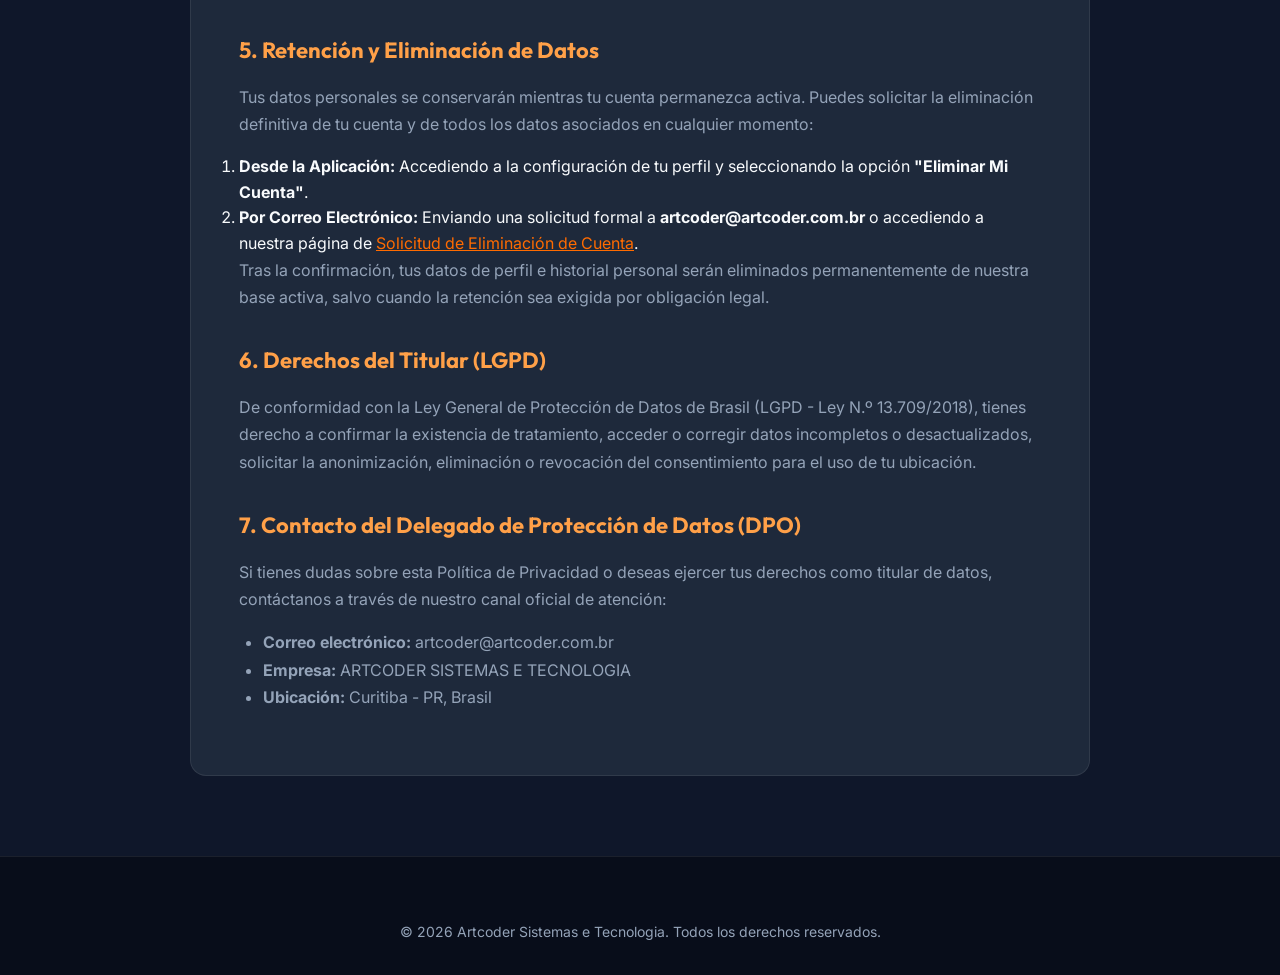
<file: es/privacidad.html>
<!DOCTYPE html>
<html lang="es">

<head>
  <!-- Google Tag Manager -->
  <script>(function(w,d,s,l,i){w[l]=w[l]||[];w[l].push({'gtm.start':
  new Date().getTime(),event:'gtm.js'});var f=d.getElementsByTagName(s)[0],
  j=d.createElement(s),dl=l!='dataLayer'?'&l='+l:'';j.async=true;j.src=
  'https://www.googletagmanager.com/gtm.js?id='+i+dl;f.parentNode.insertBefore(j,f);
  })(window,document,'script','dataLayer','GTM-5N2GZZ7B');</script>
  <!-- End Google Tag Manager -->

  <meta charset="UTF-8">
  <meta name="viewport" content="width=device-width, initial-scale=1.0">
  <title>Política de Privacidad | Artcoder Sistemas e Tecnologia</title>
  <meta name="description" content="Política de Privacidad de Artcoder Sistemas e Tecnologia. Información sobre tratamiento, protección y privacidad de datos personales en nuestras plataformas.">
  <meta name="robots" content="index, follow">
  <link rel="canonical" href="https://artcoder.com.br/es/privacidad.html">
  <link rel="alternate" hreflang="pt-BR" href="https://artcoder.com.br/privacidade.html">
  <link rel="alternate" hreflang="en" href="https://artcoder.com.br/en/privacy.html">
  <link rel="alternate" hreflang="es" href="https://artcoder.com.br/es/privacidad.html">
  <link rel="alternate" hreflang="x-default" href="https://artcoder.com.br/privacidade.html">

  <!-- Open Graph -->
  <meta property="og:locale" content="es_ES">
  <meta property="og:type" content="article">
  <meta property="og:title" content="Política de Privacidad | Artcoder Sistemas e Tecnologia">
  <meta property="og:description" content="Política de Privacidad y directrices de cumplimiento con la LGPD de Artcoder Sistemas e Tecnologia.">
  <meta property="og:url" content="https://artcoder.com.br/es/privacidad.html">
  <meta property="og:site_name" content="Artcoder Sistemas e Tecnologia">
  <meta property="og:image" content="https://artcoder.com.br/assets/images/og-preview.png">

  <!-- Twitter Cards -->
  <meta name="twitter:card" content="summary">
  <meta name="twitter:title" content="Política de Privacidad | Artcoder Sistemas e Tecnologia">
  <meta name="twitter:description" content="Directrices de protección y privacidad de datos de Artcoder Sistemas e Tecnologia.">
  <meta name="twitter:image" content="https://artcoder.com.br/assets/images/og-preview.png">

  <link rel="icon" href="../assets/images/logo.svg" type="image/svg+xml">
  <link rel="stylesheet" href="../assets/css/style.css">
</head>

<body>
  <!-- Google Tag Manager (noscript) -->
  <noscript><iframe src="https://www.googletagmanager.com/ns.html?id=GTM-5N2GZZ7B"
  height="0" width="0" style="display:none;visibility:hidden"></iframe></noscript>
  <!-- End Google Tag Manager (noscript) -->
  <header class="navbar">
    <div class="container nav-container">
      <a href="index.html" class="logo">
        <img src="../assets/images/isoelogo.svg" alt="Artcoder Sistemas e Tecnologia" height="50px" width="auto">
      </a>
      <div class="nav-actions">
        <nav class="lang-switcher" aria-label="Seleccionar idioma">
          <a href="../privacidade.html" lang="pt-BR">PT</a>
          <span class="lang-sep" aria-hidden="true">|</span>
          <a href="../en/privacy.html" lang="en">EN</a>
          <span class="lang-sep" aria-hidden="true">|</span>
          <a href="privacidad.html" class="active" lang="es" aria-current="page">ES</a>
        </nav>
        <a href="index.html" class="btn btn-secondary" style="padding: 8px 16px; font-size: 13px;">← Volver al Inicio</a>
      </div>
    </div>
  </header>

  <main class="legal-page">
    <div class="container">
      <article class="legal-content">
        <h1>Política de Privacidad</h1>
        <div class="meta-date">Última actualización: 11 de agosto de 2026 | Artcoder Sistemas e Tecnologia</div>

        <p><strong>ARTCODER SISTEMAS E TECNOLOGIA</strong> ("Artcoder", "nosotros", "nuestro"), registrada y con sede en
          Curitiba - PR, Brasil, es la propietaria y desarrolladora de la plataforma y aplicación
          <strong>AirsoftHub</strong>. Esta Política de Privacidad describe cómo recopilamos, usamos, almacenamos y
          protegemos tus datos personales al utilizar nuestro sitio web y nuestros servicios.</p>
        <p>Al utilizar nuestros servicios, aceptas la recopilación y el uso de información de acuerdo con esta política.</p>

        <h2>1. Datos Personales Recopilados</h2>
        <p>Recopilamos los datos necesarios para la prestación adecuada de nuestros servicios, incluyendo:</p>
        <ul>
          <li><strong>Datos de Registro:</strong> Nombre completo, correo electrónico, foto de perfil/avatar y apodo/nombre de guerra (<em>callsign</em>).</li>
          <li><strong>Datos del Usuario y Operación:</strong> Información sobre tus equipos (<em>loadouts</em>) y preferencias registradas en la plataforma.</li>
          <li><strong>Datos de Ubicación (Geolocalización):</strong> Cuando lo autorizas, recopilamos datos de ubicación geográfica precisa o aproximada para permitir la búsqueda de campos, grupos y partidas de Airsoft cercanos.</li>
          <li><strong>Datos del Dispositivo y Registro:</strong> Dirección IP, sistema operativo, versión del dispositivo y registros de acceso para la seguridad de la cuenta.</li>
        </ul>

        <h2>2. Finalidad del Uso de los Datos</h2>
        <p>Los datos recopilados se utilizan para las siguientes finalidades:</p>
        <ul>
          <li>Permitir el registro, inicio de sesión y gestión de tu perfil de usuario.</li>
          <li>Mostrar partidas, comunidades y campos organizados según tu geolocalización.</li>
          <li>Gestionar listas de asistencia, confirmaciones de partidas y evaluaciones entre jugadores y organizadores (<em>peer review</em>).</li>
          <li>Procesar la gestión de suscripciones y funciones de la cuenta.</li>
          <li>Garantizar la seguridad de la plataforma, prevenir fraudes y brindar soporte técnico a través del correo <strong>artcoder@artcoder.com.br</strong>.</li>
        </ul>

        <h2>3. Compartición de Datos</h2>
        <p><strong>Artcoder</strong> no vende tus datos personales. La compartición ocurre estrictamente en los siguientes escenarios:</p>
        <ul>
          <li><strong>Otros Usuarios y Organizadores:</strong> Tu nombre público, <em>callsign</em>, fotos y estado de asistencia en la partida son visibles para otros participantes y administradores de los eventos en los que decidas inscribirte.</li>
          <li><strong>Proveedores de Infraestructura:</strong> Almacenamiento seguro de datos en la nube bajo estrictos estándares de seguridad y cifrado.</li>
          <li><strong>Cumplimiento Legal:</strong> Cuando sea requerido por ley, orden judicial o autoridad competente.</li>
        </ul>

        <h2>4. Almacenamiento y Seguridad de los Datos</h2>
        <p>Tus datos se almacenan en servidores seguros, con estricto control de acceso y comunicación cifrada (HTTPS/TLS). Implementamos medidas técnicas para proteger tu información contra acceso no autorizado, alteración, divulgación o destrucción.</p>

        <h2>5. Retención y Eliminación de Datos</h2>
        <p>Tus datos personales se conservarán mientras tu cuenta permanezca activa. Puedes solicitar la eliminación definitiva de tu cuenta y de todos los datos asociados en cualquier momento:</p>
        <ol>
          <li><strong>Desde la Aplicación:</strong> Accediendo a la configuración de tu perfil y seleccionando la opción <strong>"Eliminar Mi Cuenta"</strong>.</li>
          <li><strong>Por Correo Electrónico:</strong> Enviando una solicitud formal a <strong>artcoder@artcoder.com.br</strong> o accediendo a nuestra página de <a href="eliminacion-de-cuenta.html" style="color: var(--primary-orange);">Solicitud de Eliminación de Cuenta</a>.</li>
        </ol>
        <p>Tras la confirmación, tus datos de perfil e historial personal serán eliminados permanentemente de nuestra base activa, salvo cuando la retención sea exigida por obligación legal.</p>

        <h2>6. Derechos del Titular (LGPD)</h2>
        <p>De conformidad con la Ley General de Protección de Datos de Brasil (LGPD - Ley N.º 13.709/2018), tienes derecho a confirmar la existencia de tratamiento, acceder o corregir datos incompletos o desactualizados, solicitar la anonimización, eliminación o revocación del consentimiento para el uso de tu ubicación.</p>

        <h2>7. Contacto del Delegado de Protección de Datos (DPO)</h2>
        <p>Si tienes dudas sobre esta Política de Privacidad o deseas ejercer tus derechos como titular de datos, contáctanos a través de nuestro canal oficial de atención:</p>
        <ul>
          <li><strong>Correo electrónico:</strong> artcoder@artcoder.com.br</li>
          <li><strong>Empresa:</strong> ARTCODER SISTEMAS E TECNOLOGIA</li>
          <li><strong>Ubicación:</strong> Curitiba - PR, Brasil</li>
        </ul>
      </article>
    </div>
  </main>

  <footer class="footer">
    <div class="container" style="text-align: center; color: var(--text-secondary); font-size: 14px;">
      © 2026 Artcoder Sistemas e Tecnologia. Todos los derechos reservados.
    </div>
  </footer>
</body>

</html>
</file>
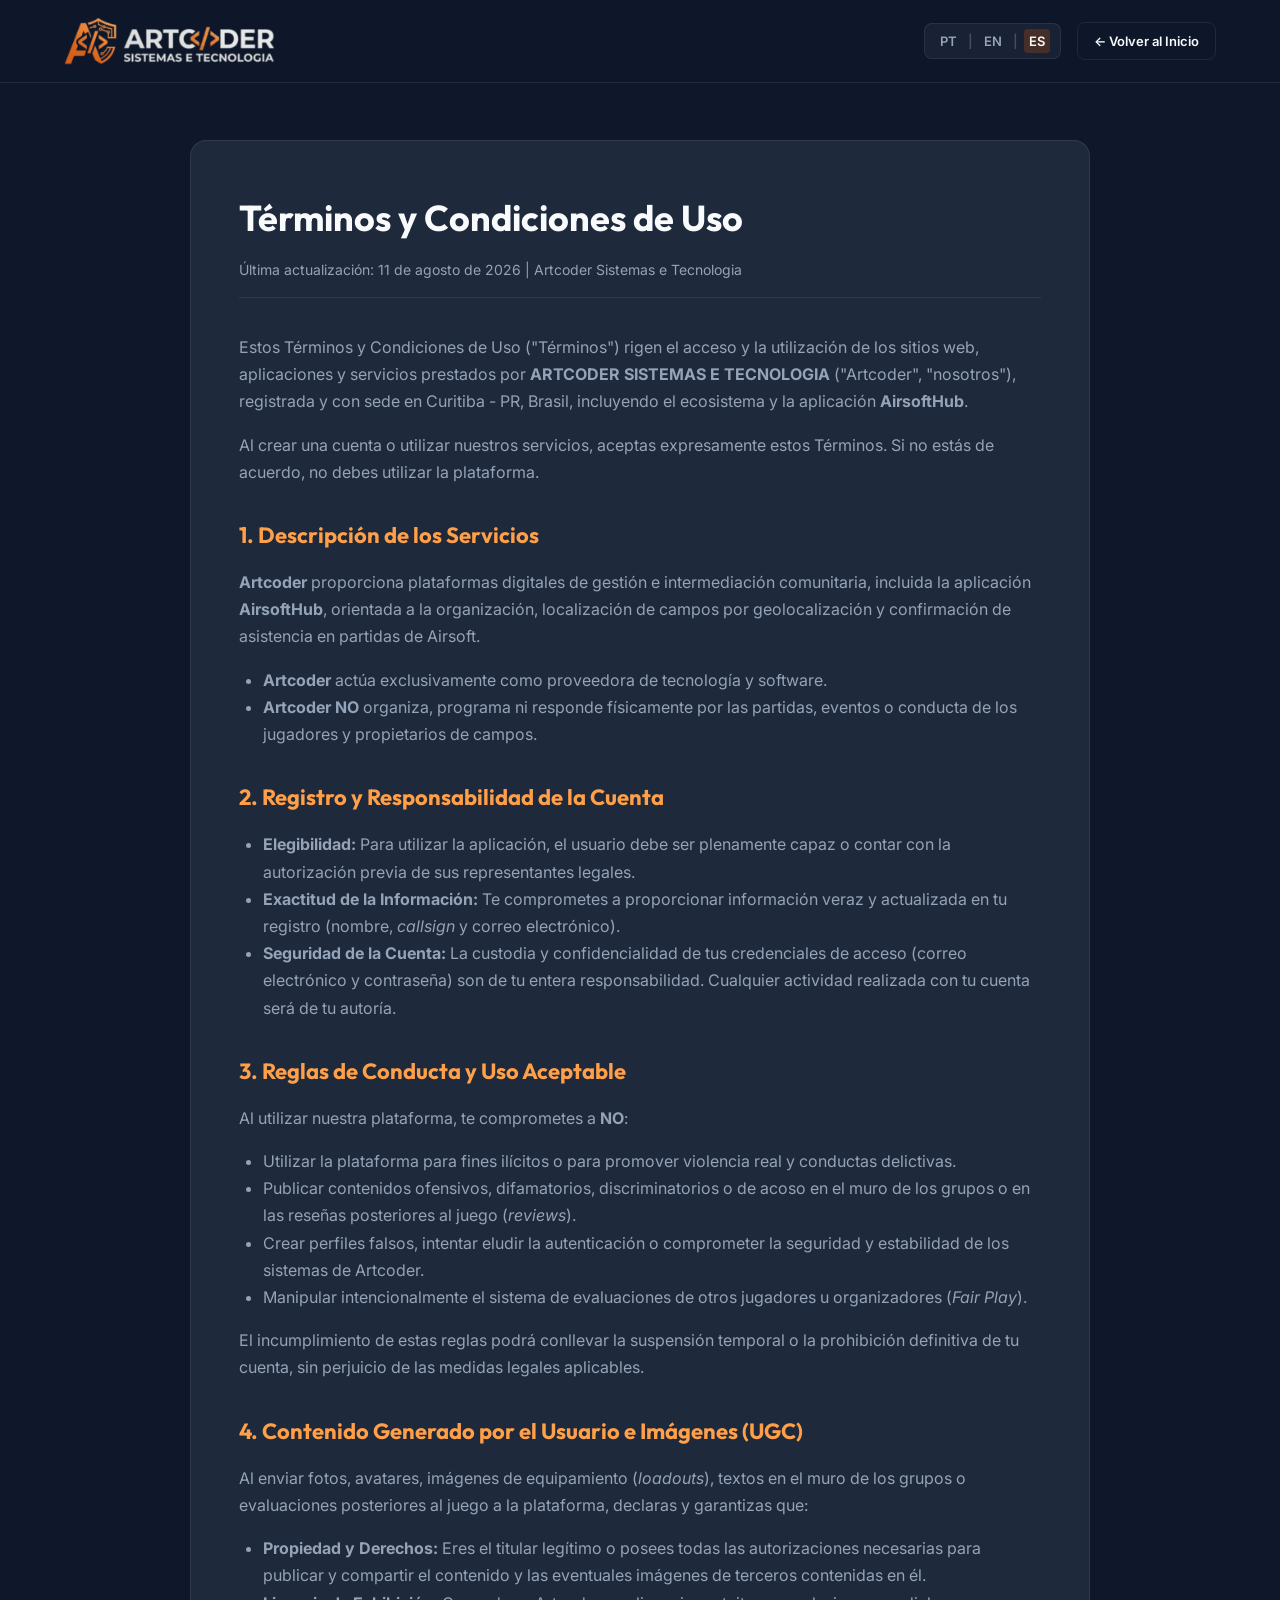
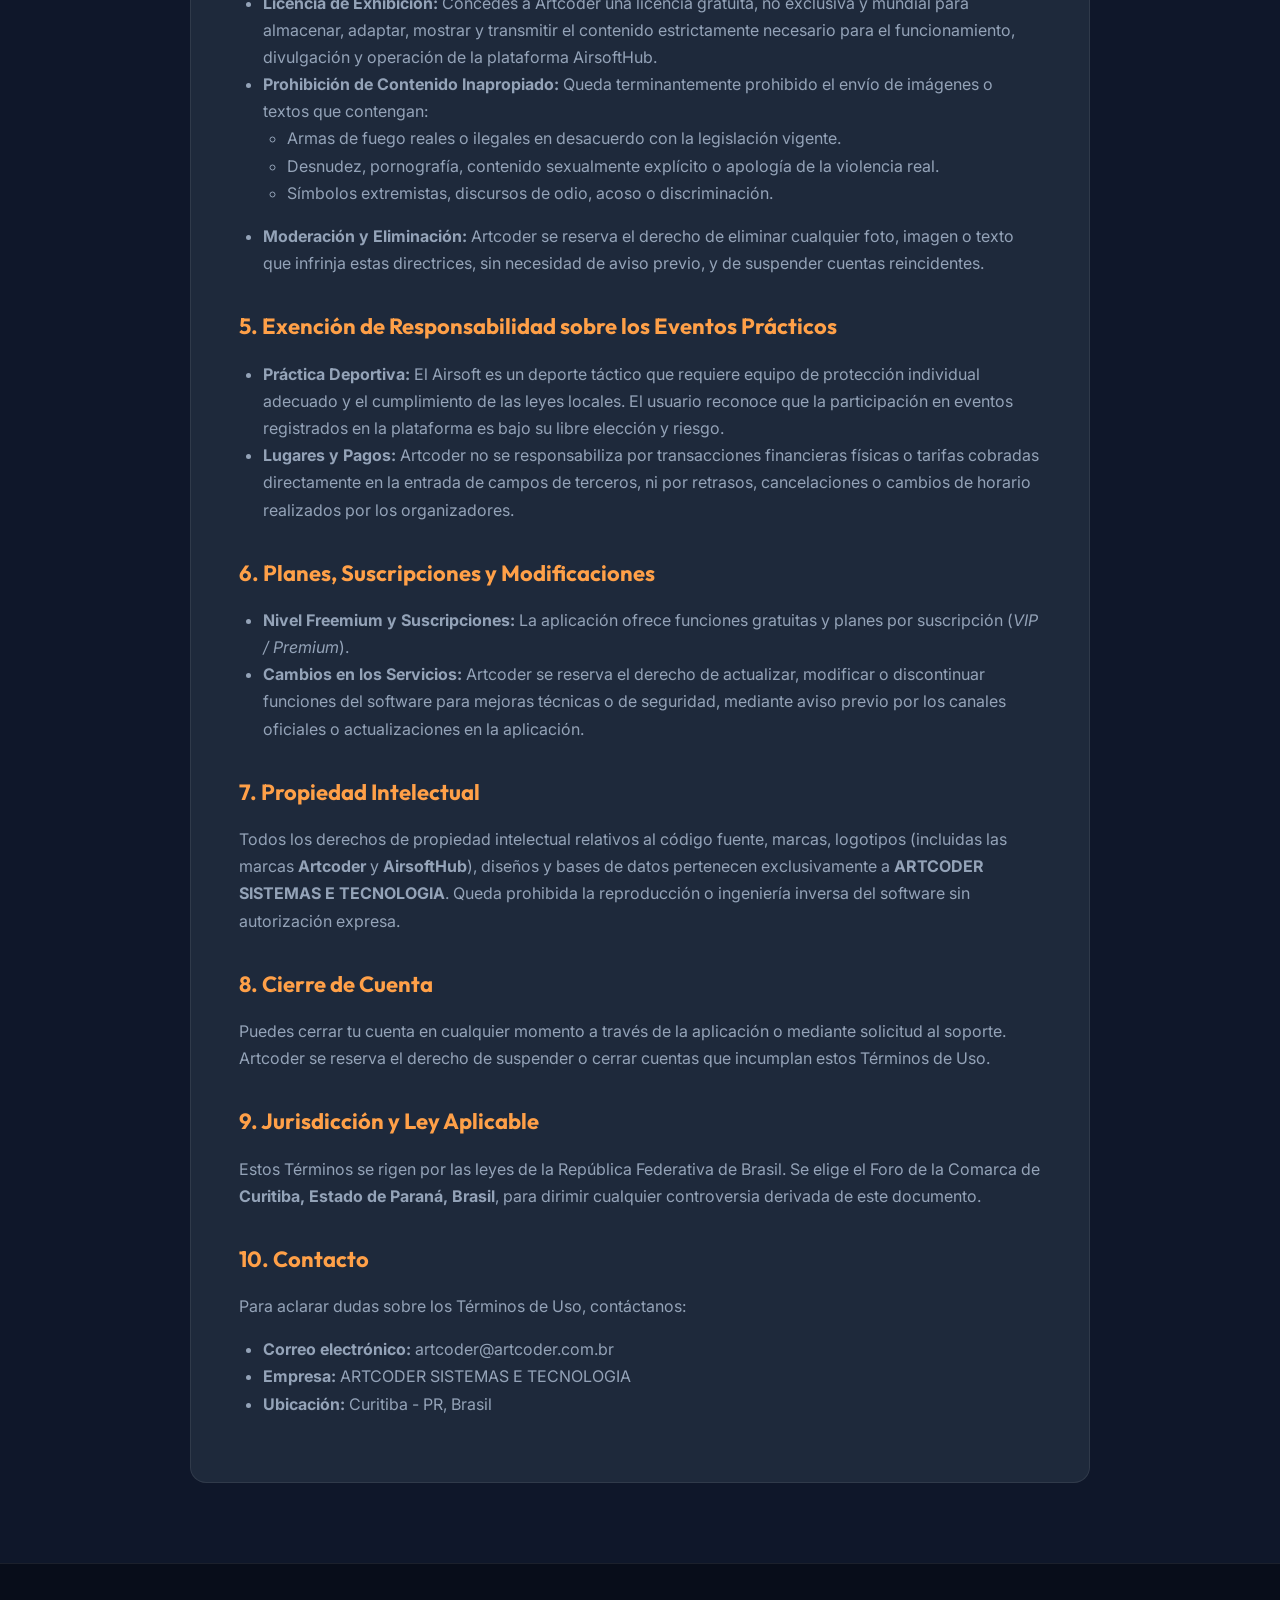
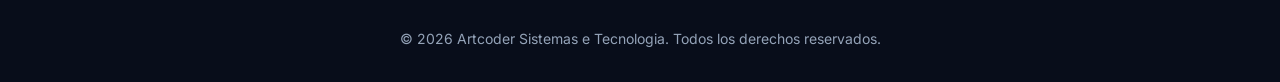
<file: es/terminos.html>
<!DOCTYPE html>
<html lang="es">

<head>
  <!-- Google Tag Manager -->
  <script>(function(w,d,s,l,i){w[l]=w[l]||[];w[l].push({'gtm.start':
  new Date().getTime(),event:'gtm.js'});var f=d.getElementsByTagName(s)[0],
  j=d.createElement(s),dl=l!='dataLayer'?'&l='+l:'';j.async=true;j.src=
  'https://www.googletagmanager.com/gtm.js?id='+i+dl;f.parentNode.insertBefore(j,f);
  })(window,document,'script','dataLayer','GTM-5N2GZZ7B');</script>
  <!-- End Google Tag Manager -->

  <meta charset="UTF-8">
  <meta name="viewport" content="width=device-width, initial-scale=1.0">
  <title>Términos de Uso | Artcoder Sistemas e Tecnologia</title>
  <meta name="description" content="Términos de Uso de Artcoder Sistemas e Tecnologia. Condiciones y reglas para el uso de nuestras plataformas, aplicaciones y servicios digitales.">
  <meta name="robots" content="index, follow">
  <link rel="canonical" href="https://artcoder.com.br/es/terminos.html">
  <link rel="alternate" hreflang="pt-BR" href="https://artcoder.com.br/termos.html">
  <link rel="alternate" hreflang="en" href="https://artcoder.com.br/en/terms.html">
  <link rel="alternate" hreflang="es" href="https://artcoder.com.br/es/terminos.html">
  <link rel="alternate" hreflang="x-default" href="https://artcoder.com.br/termos.html">

  <!-- Open Graph -->
  <meta property="og:locale" content="es_ES">
  <meta property="og:type" content="article">
  <meta property="og:title" content="Términos de Uso | Artcoder Sistemas e Tecnologia">
  <meta property="og:description" content="Términos de Uso y directrices de utilización de las soluciones de Artcoder Sistemas e Tecnologia.">
  <meta property="og:url" content="https://artcoder.com.br/es/terminos.html">
  <meta property="og:site_name" content="Artcoder Sistemas e Tecnologia">
  <meta property="og:image" content="https://artcoder.com.br/assets/images/og-preview.png">

  <!-- Twitter Cards -->
  <meta name="twitter:card" content="summary">
  <meta name="twitter:title" content="Términos de Uso | Artcoder Sistemas e Tecnologia">
  <meta name="twitter:description" content="Términos de Uso y condiciones generales de los productos de Artcoder Sistemas e Tecnologia.">
  <meta name="twitter:image" content="https://artcoder.com.br/assets/images/og-preview.png">

  <link rel="icon" href="../assets/images/logo.svg" type="image/svg+xml">
  <link rel="stylesheet" href="../assets/css/style.css">
</head>

<body>
  <!-- Google Tag Manager (noscript) -->
  <noscript><iframe src="https://www.googletagmanager.com/ns.html?id=GTM-5N2GZZ7B"
  height="0" width="0" style="display:none;visibility:hidden"></iframe></noscript>
  <!-- End Google Tag Manager (noscript) -->
  <header class="navbar">
    <div class="container nav-container">
      <a href="index.html" class="logo">
        <img src="../assets/images/isoelogo.svg" alt="Artcoder Sistemas e Tecnologia" height="50px" width="auto">
      </a>
      <div class="nav-actions">
        <nav class="lang-switcher" aria-label="Seleccionar idioma">
          <a href="../termos.html" lang="pt-BR">PT</a>
          <span class="lang-sep" aria-hidden="true">|</span>
          <a href="../en/terms.html" lang="en">EN</a>
          <span class="lang-sep" aria-hidden="true">|</span>
          <a href="terminos.html" class="active" lang="es" aria-current="page">ES</a>
        </nav>
        <a href="index.html" class="btn btn-secondary" style="padding: 8px 16px; font-size: 13px;">← Volver al Inicio</a>
      </div>
    </div>
  </header>

  <main class="legal-page">
    <div class="container">
      <article class="legal-content">
        <h1>Términos y Condiciones de Uso</h1>
        <div class="meta-date">Última actualización: 11 de agosto de 2026 | Artcoder Sistemas e Tecnologia</div>

        <p>Estos Términos y Condiciones de Uso ("Términos") rigen el acceso y la utilización de los sitios web, aplicaciones y servicios prestados por <strong>ARTCODER SISTEMAS E TECNOLOGIA</strong> ("Artcoder", "nosotros"), registrada y con sede en Curitiba - PR, Brasil, incluyendo el ecosistema y la aplicación <strong>AirsoftHub</strong>.</p>
        <p>Al crear una cuenta o utilizar nuestros servicios, aceptas expresamente estos Términos. Si no estás de acuerdo, no debes utilizar la plataforma.</p>

        <h2>1. Descripción de los Servicios</h2>
        <p><strong>Artcoder</strong> proporciona plataformas digitales de gestión e intermediación comunitaria, incluida la aplicación <strong>AirsoftHub</strong>, orientada a la organización, localización de campos por geolocalización y confirmación de asistencia en partidas de Airsoft.</p>
        <ul>
          <li><strong>Artcoder</strong> actúa exclusivamente como proveedora de tecnología y software.</li>
          <li><strong>Artcoder</strong> <strong>NO</strong> organiza, programa ni responde físicamente por las partidas, eventos o conducta de los jugadores y propietarios de campos.</li>
        </ul>

        <h2>2. Registro y Responsabilidad de la Cuenta</h2>
        <ul>
          <li><strong>Elegibilidad:</strong> Para utilizar la aplicación, el usuario debe ser plenamente capaz o contar con la autorización previa de sus representantes legales.</li>
          <li><strong>Exactitud de la Información:</strong> Te comprometes a proporcionar información veraz y actualizada en tu registro (nombre, <em>callsign</em> y correo electrónico).</li>
          <li><strong>Seguridad de la Cuenta:</strong> La custodia y confidencialidad de tus credenciales de acceso (correo electrónico y contraseña) son de tu entera responsabilidad. Cualquier actividad realizada con tu cuenta será de tu autoría.</li>
        </ul>

        <h2>3. Reglas de Conducta y Uso Aceptable</h2>
        <p>Al utilizar nuestra plataforma, te comprometes a <strong>NO</strong>:</p>
        <ul>
          <li>Utilizar la plataforma para fines ilícitos o para promover violencia real y conductas delictivas.</li>
          <li>Publicar contenidos ofensivos, difamatorios, discriminatorios o de acoso en el muro de los grupos o en las reseñas posteriores al juego (<em>reviews</em>).</li>
          <li>Crear perfiles falsos, intentar eludir la autenticación o comprometer la seguridad y estabilidad de los sistemas de Artcoder.</li>
          <li>Manipular intencionalmente el sistema de evaluaciones de otros jugadores u organizadores (<em>Fair Play</em>).</li>
        </ul>
        <p>El incumplimiento de estas reglas podrá conllevar la suspensión temporal o la prohibición definitiva de tu cuenta, sin perjuicio de las medidas legales aplicables.</p>

        <h2>4. Contenido Generado por el Usuario e Imágenes (UGC)</h2>
        <p>Al enviar fotos, avatares, imágenes de equipamiento (<em>loadouts</em>), textos en el muro de los grupos o evaluaciones posteriores al juego a la plataforma, declaras y garantizas que:</p>
        <ul>
          <li><strong>Propiedad y Derechos:</strong> Eres el titular legítimo o posees todas las autorizaciones necesarias para publicar y compartir el contenido y las eventuales imágenes de terceros contenidas en él.</li>
          <li><strong>Licencia de Exhibición:</strong> Concedes a Artcoder una licencia gratuita, no exclusiva y mundial para almacenar, adaptar, mostrar y transmitir el contenido estrictamente necesario para el funcionamiento, divulgación y operación de la plataforma AirsoftHub.</li>
          <li><strong>Prohibición de Contenido Inapropiado:</strong> Queda terminantemente prohibido el envío de imágenes o textos que contengan:
            <ul>
              <li>Armas de fuego reales o ilegales en desacuerdo con la legislación vigente.</li>
              <li>Desnudez, pornografía, contenido sexualmente explícito o apología de la violencia real.</li>
              <li>Símbolos extremistas, discursos de odio, acoso o discriminación.</li>
            </ul>
          </li>
          <li><strong>Moderación y Eliminación:</strong> Artcoder se reserva el derecho de eliminar cualquier foto, imagen o texto que infrinja estas directrices, sin necesidad de aviso previo, y de suspender cuentas reincidentes.</li>
        </ul>

        <h2>5. Exención de Responsabilidad sobre los Eventos Prácticos</h2>
        <ul>
          <li><strong>Práctica Deportiva:</strong> El Airsoft es un deporte táctico que requiere equipo de protección individual adecuado y el cumplimiento de las leyes locales. El usuario reconoce que la participación en eventos registrados en la plataforma es bajo su libre elección y riesgo.</li>
          <li><strong>Lugares y Pagos:</strong> Artcoder no se responsabiliza por transacciones financieras físicas o tarifas cobradas directamente en la entrada de campos de terceros, ni por retrasos, cancelaciones o cambios de horario realizados por los organizadores.</li>
        </ul>

        <h2>6. Planes, Suscripciones y Modificaciones</h2>
        <ul>
          <li><strong>Nivel Freemium y Suscripciones:</strong> La aplicación ofrece funciones gratuitas y planes por suscripción (<em>VIP / Premium</em>).</li>
          <li><strong>Cambios en los Servicios:</strong> Artcoder se reserva el derecho de actualizar, modificar o discontinuar funciones del software para mejoras técnicas o de seguridad, mediante aviso previo por los canales oficiales o actualizaciones en la aplicación.</li>
        </ul>

        <h2>7. Propiedad Intelectual</h2>
        <p>Todos los derechos de propiedad intelectual relativos al código fuente, marcas, logotipos (incluidas las marcas <strong>Artcoder</strong> y <strong>AirsoftHub</strong>), diseños y bases de datos pertenecen exclusivamente a <strong>ARTCODER SISTEMAS E TECNOLOGIA</strong>. Queda prohibida la reproducción o ingeniería inversa del software sin autorización expresa.</p>

        <h2>8. Cierre de Cuenta</h2>
        <p>Puedes cerrar tu cuenta en cualquier momento a través de la aplicación o mediante solicitud al soporte. Artcoder se reserva el derecho de suspender o cerrar cuentas que incumplan estos Términos de Uso.</p>

        <h2>9. Jurisdicción y Ley Aplicable</h2>
        <p>Estos Términos se rigen por las leyes de la República Federativa de Brasil. Se elige el Foro de la Comarca de <strong>Curitiba, Estado de Paraná, Brasil</strong>, para dirimir cualquier controversia derivada de este documento.</p>

        <h2>10. Contacto</h2>
        <p>Para aclarar dudas sobre los Términos de Uso, contáctanos:</p>
        <ul>
          <li><strong>Correo electrónico:</strong> artcoder@artcoder.com.br</li>
          <li><strong>Empresa:</strong> ARTCODER SISTEMAS E TECNOLOGIA</li>
          <li><strong>Ubicación:</strong> Curitiba - PR, Brasil</li>
        </ul>
      </article>
    </div>
  </main>

  <footer class="footer">
    <div class="container" style="text-align: center; color: var(--text-secondary); font-size: 14px;">
      © 2026 Artcoder Sistemas e Tecnologia. Todos los derechos reservados.
    </div>
  </footer>
</body>

</html>
</file>
<file: assets/css/style.css>
/* Artcoder Design System - Dark Mode + Vibrant Orange */
@import url('https://fonts.googleapis.com/css2?family=Sora:wght@100..800&family=Inter:wght@300;400;500;600;700;800&family=Outfit:wght@500;600;700;800&display=swap');

:root {
  --bg-main: #0F172A;
  --bg-card: #1E293B;
  --bg-card-hover: #26354A;
  --primary-orange: #FF6B00;
  --secondary-orange: #FFA048;
  --text-primary: #F8FAFC;
  --text-secondary: #94A3B8;
  --border-color: rgba(255, 255, 255, 0.08);
  --border-glow: rgba(255, 107, 0, 0.3);
  --glass-bg: rgba(15, 23, 42, 0.85);
  --font-heading: 'Outfit', sans-serif;
  --font-logo: 'Sora', sans-serif;
  --font-body: 'Inter', sans-serif;
}

* {
  box-sizing: border-box;
  margin: 0;
  padding: 0;
}

html {
  scroll-behavior: smooth;
  font-family: var(--font-body);
  background-color: var(--bg-main);
  color: var(--text-primary);
}

body {
  line-height: 1.6;
  overflow-x: hidden;
}

.container {
  max-width: 1200px;
  margin: 0 auto;
  padding: 0 24px;
}

/* Header & Navbar */
.navbar {
  position: fixed;
  top: 0;
  left: 0;
  width: 100%;
  z-index: 1000;
  background: var(--glass-bg);
  backdrop-filter: blur(12px);
  -webkit-backdrop-filter: blur(12px);
  border-bottom: 1px solid var(--border-color);
  padding: 16px 0;
}

.nav-container {
  display: flex;
  justify-content: space-between;
  align-items: center;
}

.logo {
  display: flex;
  align-items: center;
  text-decoration: none;
  font-family: var(--font-logo);
  font-size: 24px;
  font-weight: bold;
  letter-spacing: -2%;
  color: var(--text-primary);
}

.logo span {
  color: var(--primary-orange);
  margin-left: 0px;
}

.nav-links {
  display: flex;
  gap: 32px;
  list-style: none;
}

.nav-links a {
  color: var(--text-secondary);
  text-decoration: none;
  font-weight: 500;
  font-size: 15px;
  transition: color 0.3s ease;
}

.nav-links a:hover {
  color: var(--primary-orange);
}

/* Mobile Menu Toggle */
.mobile-toggle {
  display: none;
  background: none;
  border: none;
  color: var(--text-primary);
  font-size: 24px;
  cursor: pointer;
}

/* Navbar Actions & Language Switcher */
.nav-actions {
  display: flex;
  align-items: center;
  gap: 16px;
}

.lang-switcher {
  display: inline-flex;
  align-items: center;
  gap: 6px;
  font-size: 13px;
  font-weight: 600;
  color: var(--text-secondary);
  background: rgba(30, 41, 59, 0.7);
  border: 1px solid var(--border-color);
  border-radius: 8px;
  padding: 5px 10px;
}

.lang-switcher a {
  color: var(--text-secondary);
  text-decoration: none;
  padding: 2px 5px;
  border-radius: 4px;
  transition: color 0.2s ease, background-color 0.2s ease;
}

.lang-switcher a:hover {
  color: var(--primary-orange);
}

.lang-switcher a.active {
  color: var(--text-primary);
  background: rgba(255, 107, 0, 0.2);
}

.lang-switcher .lang-sep {
  color: rgba(148, 163, 184, 0.35);
  user-select: none;
}

/* Buttons */
.btn {
  display: inline-flex;
  align-items: center;
  justify-content: center;
  gap: 8px;
  padding: 12px 28px;
  border-radius: 8px;
  font-weight: 600;
  font-size: 15px;
  text-decoration: none;
  cursor: pointer;
  transition: all 0.3s cubic-bezier(0.4, 0, 0.2, 1);
  border: none;
}

.btn-primary {
  background-color: var(--primary-orange);
  color: #ffffff;
  box-shadow: 0 4px 14px rgba(255, 107, 0, 0.35);
}

.btn-primary:hover {
  background-color: var(--secondary-orange);
  transform: translateY(-2px);
  box-shadow: 0 6px 20px rgba(255, 107, 0, 0.5);
}

.btn-secondary {
  background: transparent;
  color: var(--text-primary);
  border: 1px solid var(--border-color);
}

.btn-secondary:hover {
  border-color: var(--primary-orange);
  color: var(--primary-orange);
  background: rgba(255, 107, 0, 0.05);
}

/* Section Common */
section {
  padding: 96px 0;
}

.section-title {
  font-family: var(--font-heading);
  font-size: 36px;
  font-weight: 700;
  margin-bottom: 16px;
  color: var(--text-primary);
}

.section-subtitle {
  color: var(--text-secondary);
  font-size: 18px;
  max-width: 640px;
  margin-bottom: 48px;
}

/* Hero Section */
.hero {
  padding: 160px 0 100px;
  position: relative;
  background: radial-gradient(circle at 50% 20%, rgba(255, 107, 0, 0.12) 0%, rgba(15, 23, 42, 0) 60%);
}

.hero-content {
  max-width: 800px;
}

.hero-badge {
  display: inline-block;
  padding: 6px 16px;
  background: rgba(255, 107, 0, 0.1);
  border: 1px solid rgba(255, 107, 0, 0.25);
  color: var(--secondary-orange);
  border-radius: 50px;
  font-size: 13px;
  font-weight: 600;
  margin-bottom: 24px;
}

.hero-title {
  font-family: var(--font-heading);
  font-size: 48px;
  font-weight: 800;
  line-height: 1.15;
  margin-bottom: 24px;
}

.hero-subtitle {
  font-size: 20px;
  color: var(--text-secondary);
  margin-bottom: 40px;
  line-height: 1.6;
}

.hero-actions {
  display: flex;
  gap: 16px;
  flex-wrap: wrap;
}

/* Cards Grid */
.cards-grid {
  display: grid;
  grid-template-columns: repeat(auto-fit, minmax(280px, 1fr));
  gap: 24px;
}

.card {
  background: var(--bg-card);
  border: 1px solid var(--border-color);
  border-radius: 16px;
  padding: 32px;
  transition: all 0.3s ease;
}

.card:hover {
  background: var(--bg-card-hover);
  border-color: var(--border-glow);
  transform: translateY(-4px);
}

/* Products Carousel */
.carousel-container {
  position: relative;
  max-width: 100%;
  margin: 0 auto;
}

.carousel-track-wrapper {
  overflow: hidden;
  width: 100%;
  border-radius: 24px;
}

.carousel-track {
  display: flex;
  transition: transform 0.5s cubic-bezier(0.25, 1, 0.5, 1);
  width: 100%;
  will-change: transform;
}

.carousel-slide {
  flex: 0 0 100%;
  width: 100%;
  max-width: 100%;
  box-sizing: border-box;
}

/* Product Card */
.product-card {
  display: grid;
  grid-template-columns: 1.2fr 0.8fr;
  gap: 40px;
  align-items: center;
  background: var(--bg-card);
  border: 1px solid var(--border-color);
  border-radius: 24px;
  padding: 48px;
  min-height: 380px;
  box-sizing: border-box;
  transition: border-color 0.3s ease, box-shadow 0.3s ease;
}

.product-card:hover {
  border-color: var(--border-glow);
  box-shadow: 0 8px 30px rgba(0, 0, 0, 0.4);
}

.product-tag {
  display: inline-block;
  background: rgba(255, 107, 0, 0.15);
  color: var(--secondary-orange);
  padding: 4px 12px;
  border-radius: 6px;
  font-size: 13px;
  font-weight: 600;
  margin-bottom: 16px;
}

.product-title {
  font-family: var(--font-heading);
  font-size: 32px;
  font-weight: 700;
  margin-bottom: 16px;
  color: var(--text-primary);
}

.product-desc {
  color: var(--text-secondary);
  font-size: 16px;
  line-height: 1.6;
  margin-bottom: 32px;
}

.product-visual {
  display: flex;
  justify-content: center;
  align-items: center;
}

.product-img {
  max-width: 100%;
  width: 190px;
  height: 190px;
  object-fit: contain;
  border-radius: 24px;
  filter: drop-shadow(0 12px 28px rgba(0, 0, 0, 0.35));
  transition: transform 0.4s ease;
}

.product-card:hover .product-img {
  transform: scale(1.05);
}

/* Carousel Navigation Buttons */
.carousel-btn {
  position: absolute;
  top: 50%;
  transform: translateY(-50%);
  width: 50px;
  height: 50px;
  border-radius: 50%;
  background: rgba(15, 23, 42, 0.85);
  backdrop-filter: blur(8px);
  -webkit-backdrop-filter: blur(8px);
  border: 1px solid var(--border-color);
  color: var(--text-primary);
  display: flex;
  align-items: center;
  justify-content: center;
  cursor: pointer;
  z-index: 10;
  transition: all 0.25s ease;
  box-shadow: 0 4px 20px rgba(0, 0, 0, 0.4);
}

.carousel-btn:hover {
  background: var(--secondary-orange);
  color: #ffffff;
  border-color: var(--secondary-orange);
  box-shadow: 0 0 20px rgba(255, 107, 0, 0.5);
  transform: translateY(-50%) scale(1.1);
}

.carousel-btn:focus-visible {
  outline: 2px solid var(--secondary-orange);
  outline-offset: 3px;
}

.carousel-prev {
  left: -25px;
}

.carousel-next {
  right: -25px;
}

/* Carousel Dots */
.carousel-dots {
  display: flex;
  justify-content: center;
  align-items: center;
  gap: 12px;
  margin-top: 30px;
}

.carousel-dot {
  width: 12px;
  height: 12px;
  border-radius: 6px;
  background: rgba(148, 163, 184, 0.3);
  border: none;
  padding: 0;
  cursor: pointer;
  transition: all 0.3s cubic-bezier(0.4, 0, 0.2, 1);
}

.carousel-dot:hover {
  background: rgba(255, 107, 0, 0.6);
}

.carousel-dot.active {
  width: 34px;
  background: var(--secondary-orange);
  box-shadow: 0 0 12px rgba(255, 107, 0, 0.5);
}

.carousel-dot:focus-visible {
  outline: 2px solid var(--secondary-orange);
  outline-offset: 2px;
}

/* Forms */
.form-group {
  margin-bottom: 20px;
}

.form-label {
  display: block;
  font-size: 14px;
  font-weight: 600;
  color: var(--text-primary);
  margin-bottom: 8px;
}

.form-control {
  width: 100%;
  padding: 12px 16px;
  background: var(--bg-main);
  border: 1px solid var(--border-color);
  border-radius: 8px;
  color: var(--text-primary);
  font-family: var(--font-body);
  font-size: 15px;
  transition: border-color 0.3s ease;
}

.form-control:focus {
  outline: none;
  border-color: var(--primary-orange);
}

textarea.form-control {
  resize: vertical;
  min-height: 120px;
}

.form-checkbox {
  display: flex;
  align-items: flex-start;
  gap: 12px;
  font-size: 14px;
  color: var(--text-secondary);
  cursor: pointer;
}

.form-checkbox input {
  margin-top: 4px;
  accent-color: var(--primary-orange);
}

/* Legal Document Page Styles */
.legal-page {
  padding-top: 140px;
  padding-bottom: 80px;
}

.legal-content {
  background: var(--bg-card);
  border: 1px solid var(--border-color);
  border-radius: 16px;
  padding: 48px;
  max-width: 900px;
  margin: 0 auto;
}

.legal-content h1 {
  font-family: var(--font-heading);
  font-size: 36px;
  margin-bottom: 12px;
}

.legal-content .meta-date {
  color: var(--text-secondary);
  font-size: 14px;
  margin-bottom: 36px;
  border-bottom: 1px solid var(--border-color);
  padding-bottom: 16px;
}

.legal-content h2 {
  font-family: var(--font-heading);
  font-size: 22px;
  color: var(--secondary-orange);
  margin-top: 32px;
  margin-bottom: 16px;
}

.legal-content p,
.legal-content ul {
  color: var(--text-secondary);
  font-size: 16px;
  line-height: 1.7;
  margin-bottom: 16px;
}

.legal-content ul {
  padding-left: 24px;
}

/* Footer */
.footer {
  background: #080D1A;
  border-top: 1px solid var(--border-color);
  padding: 64px 0 32px;
}

.footer-grid {
  display: grid;
  grid-template-columns: 2fr 1fr 1fr;
  gap: 48px;
  margin-bottom: 48px;
}

.footer-company p {
  color: var(--text-secondary);
  margin-top: 12px;
  font-size: 14px;
}

.footer-title {
  font-family: var(--font-heading);
  font-size: 16px;
  font-weight: 700;
  margin-bottom: 20px;
  color: var(--text-primary);
}

.footer-links {
  list-style: none;
}

.footer-links li {
  margin-bottom: 12px;
}

.footer-links a {
  color: var(--text-secondary);
  text-decoration: none;
  font-size: 14px;
  transition: color 0.3s ease;
}

.footer-links a:hover {
  color: var(--primary-orange);
}

.footer-bottom {
  border-top: 1px solid var(--border-color);
  padding-top: 32px;
  display: flex;
  justify-content: space-between;
  align-items: center;
  color: var(--text-secondary);
  font-size: 14px;
  flex-wrap: wrap;
  gap: 16px;
}

/* Toast Notification */
.toast {
  position: fixed;
  bottom: 24px;
  right: 24px;
  padding: 16px 24px;
  background: var(--bg-card);
  border: 1px solid var(--primary-orange);
  border-radius: 8px;
  color: var(--text-primary);
  box-shadow: 0 10px 30px rgba(0, 0, 0, 0.5);
  display: none;
  z-index: 2000;
  font-size: 14px;
}

.toast.show {
  display: block;
  animation: slideUp 0.3s ease;
}

@keyframes slideUp {
  from {
    transform: translateY(20px);
    opacity: 0;
  }

  to {
    transform: translateY(0);
    opacity: 1;
  }
}

/* Responsiveness */
@media (max-width: 900px) {
  .product-card {
    grid-template-columns: 1fr;
    padding: 36px 24px;
    gap: 28px;
    text-align: center;
  }

  .carousel-prev {
    left: 8px;
    width: 42px;
    height: 42px;
  }

  .carousel-next {
    right: 8px;
    width: 42px;
    height: 42px;
  }

  .footer-grid {
    grid-template-columns: 1fr;
    gap: 32px;
  }

  .hero-title {
    font-size: 36px;
  }
}

@media (max-width: 768px) {
  .nav-links {
    display: none;
    position: absolute;
    top: 100%;
    left: 0;
    width: 100%;
    background: var(--bg-card);
    flex-direction: column;
    padding: 24px;
    border-bottom: 1px solid var(--border-color);
  }

  .nav-links.active {
    display: flex;
  }

  .mobile-toggle {
    display: block;
  }
}
</file>
